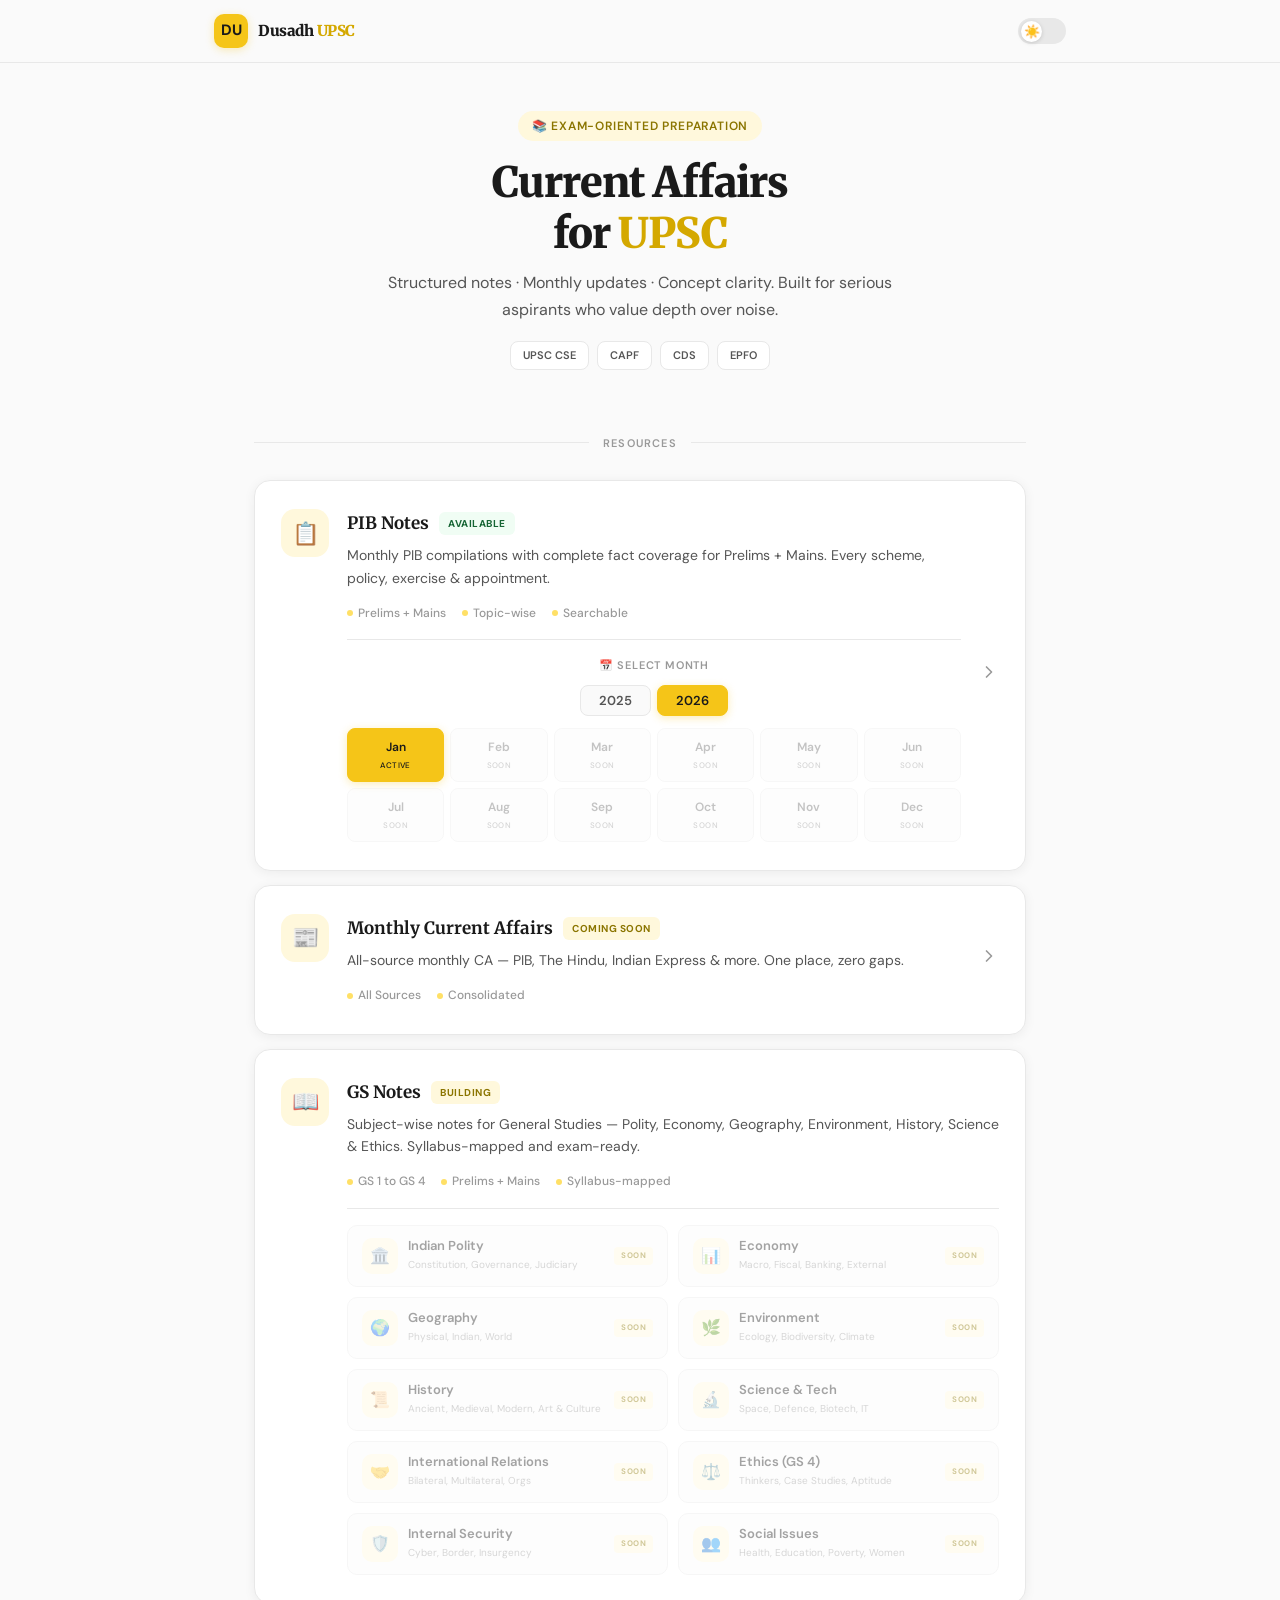
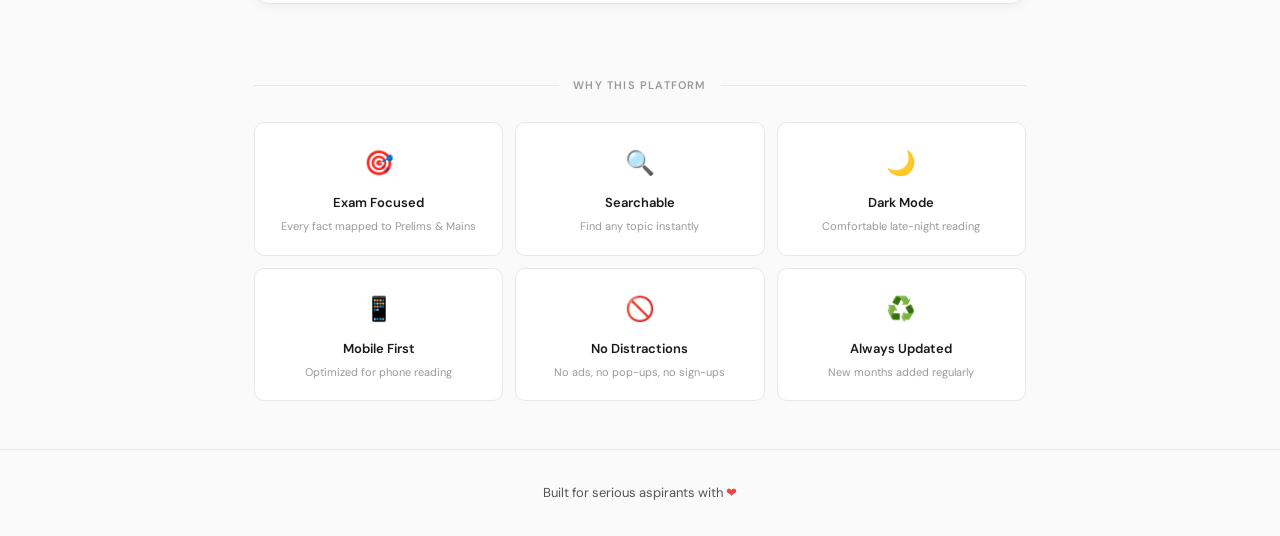
<file: index.html>
<!DOCTYPE html>
<html lang="en" data-theme="light">
<head>
    <meta charset="UTF-8">
    <meta name="viewport" content="width=device-width, initial-scale=1.0">
    <title>Current Affairs for UPSC</title>
    <link href="https://fonts.googleapis.com/css2?family=DM+Sans:ital,opsz,wght@0,9..40,300;0,9..40,400;0,9..40,500;0,9..40,600;0,9..40,700;1,9..40,400&family=Merriweather:wght@400;700;900&display=swap" rel="stylesheet">
    <link rel="stylesheet" href="style.css">
</head>
<body>

    <header class="header">
        <div class="header-inner">
            <a href="index.html" class="logo">
                <div class="logo-icon">DU</div>
                <div class="logo-text">Dusadh <span>UPSC</span></div>
            </a>
            <button class="theme-toggle" onclick="toggleTheme()" aria-label="Toggle theme"></button>
        </div>
    </header>

    <section class="hero">
        <div class="hero-badge">📚 Exam-Oriented Preparation</div>
        <h1>Current Affairs<br>for <span>UPSC</span></h1>
        <p class="hero-desc">Structured notes · Monthly updates · Concept clarity. Built for serious aspirants who value depth over noise.</p>
        <div class="hero-exams">
            <span class="exam-pill">UPSC CSE</span>
            <span class="exam-pill">CAPF</span>
            <span class="exam-pill">CDS</span>
            <span class="exam-pill">EPFO</span>
        </div>
    </section>

    <div class="divider"><div class="divider-inner"><div class="divider-line"></div><span class="divider-text">Resources</span><div class="divider-line"></div></div></div>

    <section class="cards-section">
        <div class="cards-grid">

            <!-- ==================== PIB NOTES CARD ==================== -->
            <div class="card">
                <div class="card-icon">📋</div>
                <div class="card-body">
                    <div class="card-header">
                        <div class="card-title">PIB Notes</div>
                        <span class="card-status live">Available</span>
                    </div>
                    <p class="card-desc">Monthly PIB compilations with complete fact coverage for Prelims + Mains. Every scheme, policy, exercise &amp; appointment.</p>
                    <div class="card-meta">
                        <div class="card-meta-item"><div class="card-meta-dot"></div>Prelims + Mains</div>
                        <div class="card-meta-item"><div class="card-meta-dot"></div>Topic-wise</div>
                        <div class="card-meta-item"><div class="card-meta-dot"></div>Searchable</div>
                    </div>

                    <!--
                    =============================================
                    MONTH CALENDAR
                    When adding a new month:
                    1. Change 'disabled' span → <a> tag with class 'active'
                    2. Change old 'active' → class 'done'
                    3. Update href to your file name
                    =============================================
                    -->
                    <div class="month-cal">
                        <div class="month-cal-label">📅 Select Month</div>
                        <div class="year-selector">
                            <button class="year-btn" onclick="switchYear('2025')">2025</button>
                            <button class="year-btn active" onclick="switchYear('2026')">2026</button>
                        </div>

                        <div class="year-panel" id="year-2025">
                            <span class="m-btn disabled"><span class="mn">Jan</span><span class="ms">Soon</span></span>
                            <span class="m-btn disabled"><span class="mn">Feb</span><span class="ms">Soon</span></span>
                            <span class="m-btn disabled"><span class="mn">Mar</span><span class="ms">Soon</span></span>
                            <span class="m-btn disabled"><span class="mn">Apr</span><span class="ms">Soon</span></span>
                            <span class="m-btn disabled"><span class="mn">May</span><span class="ms">Soon</span></span>
                            <span class="m-btn disabled"><span class="mn">Jun</span><span class="ms">Soon</span></span>
                            <span class="m-btn disabled"><span class="mn">Jul</span><span class="ms">Soon</span></span>
                            <span class="m-btn disabled"><span class="mn">Aug</span><span class="ms">Soon</span></span>
                            <span class="m-btn disabled"><span class="mn">Sep</span><span class="ms">Soon</span></span>
                            <span class="m-btn disabled"><span class="mn">Oct</span><span class="ms">Soon</span></span>
                            <span class="m-btn disabled"><span class="mn">Nov</span><span class="ms">Soon</span></span>
                            <a href="december.html" class="m-btn active"><span class="mn">Dec</span><span class="ms">Active</span></a>
                            </div>

                        <div class="year-panel visible" id="year-2026">
                            <a href="january.html" class="m-btn active"><span class="mn">Jan</span><span class="ms">Active</span></a>
                            <span class="m-btn disabled"><span class="mn">Feb</span><span class="ms">Soon</span></span>
                            <span class="m-btn disabled"><span class="mn">Mar</span><span class="ms">Soon</span></span>
                            <span class="m-btn disabled"><span class="mn">Apr</span><span class="ms">Soon</span></span>
                            <span class="m-btn disabled"><span class="mn">May</span><span class="ms">Soon</span></span>
                            <span class="m-btn disabled"><span class="mn">Jun</span><span class="ms">Soon</span></span>
                            <span class="m-btn disabled"><span class="mn">Jul</span><span class="ms">Soon</span></span>
                            <span class="m-btn disabled"><span class="mn">Aug</span><span class="ms">Soon</span></span>
                            <span class="m-btn disabled"><span class="mn">Sep</span><span class="ms">Soon</span></span>
                            <span class="m-btn disabled"><span class="mn">Oct</span><span class="ms">Soon</span></span>
                            <span class="m-btn disabled"><span class="mn">Nov</span><span class="ms">Soon</span></span>
                            <span class="m-btn disabled"><span class="mn">Dec</span><span class="ms">Soon</span></span>
                        </div>
                    </div>
                </div>
                <div class="card-arrow"><svg width="20" height="20" viewBox="0 0 24 24" fill="none" stroke="currentColor" stroke-width="2" stroke-linecap="round" stroke-linejoin="round"><polyline points="9 18 15 12 9 6"/></svg></div>
            </div>

            <!-- ==================== MONTHLY CA CARD ==================== -->
            <div class="card disabled">
                <div class="card-icon">📰</div>
                <div class="card-body">
                    <div class="card-header">
                        <div class="card-title">Monthly Current Affairs</div>
                        <span class="card-status soon">Coming Soon</span>
                    </div>
                    <p class="card-desc">All-source monthly CA — PIB, The Hindu, Indian Express &amp; more. One place, zero gaps.</p>
                    <div class="card-meta">
                        <div class="card-meta-item"><div class="card-meta-dot"></div>All Sources</div>
                        <div class="card-meta-item"><div class="card-meta-dot"></div>Consolidated</div>
                    </div>
                </div>
                <div class="card-arrow"><svg width="20" height="20" viewBox="0 0 24 24" fill="none" stroke="currentColor" stroke-width="2" stroke-linecap="round" stroke-linejoin="round"><polyline points="9 18 15 12 9 6"/></svg></div>
            </div>

                        <!-- ==================== GS NOTES CARD ==================== -->
                <div class="card" style="cursor:default">
                <div class="card-icon">📖</div>
                <div class="card-body">
                    <div class="card-header">
                        <div class="card-title">GS Notes</div>
                        <span class="card-status soon">Building</span>
                    </div>
                    <p class="card-desc">Subject-wise notes for General Studies — Polity, Economy, Geography, Environment, History, Science &amp; Ethics. Syllabus-mapped and exam-ready.</p>
                    <div class="card-meta">
                        <div class="card-meta-item"><div class="card-meta-dot"></div>GS 1 to GS 4</div>
                        <div class="card-meta-item"><div class="card-meta-dot"></div>Prelims + Mains</div>
                        <div class="card-meta-item"><div class="card-meta-dot"></div>Syllabus-mapped</div>
                    </div>

                    <!-- GS Subject Grid -->
                    <div class="gs-grid">

                        <!-- Indian Polity -->
                        <span class="gs-item disabled">
                            <div class="gs-icon">🏛️</div>
                            <div class="gs-info">
                                <div class="gs-name">Indian Polity</div>
                                <div class="gs-sub">Constitution, Governance, Judiciary</div>
                            </div>
                            <span class="gs-status soon">Soon</span>
                        </span>

                        <!-- Economy -->
                        <span class="gs-item disabled">
                            <div class="gs-icon">📊</div>
                            <div class="gs-info">
                                <div class="gs-name">Economy</div>
                                <div class="gs-sub">Macro, Fiscal, Banking, External</div>
                            </div>
                            <span class="gs-status soon">Soon</span>
                        </span>

                        <!-- Geography -->
                        <span class="gs-item disabled">
                            <div class="gs-icon">🌍</div>
                            <div class="gs-info">
                                <div class="gs-name">Geography</div>
                                <div class="gs-sub">Physical, Indian, World</div>
                            </div>
                            <span class="gs-status soon">Soon</span>
                        </span>

                        <!-- Environment -->
                        <span class="gs-item disabled">
                            <div class="gs-icon">🌿</div>
                            <div class="gs-info">
                                <div class="gs-name">Environment</div>
                                <div class="gs-sub">Ecology, Biodiversity, Climate</div>
                            </div>
                            <span class="gs-status soon">Soon</span>
                        </span>

                        <!-- History -->
                        <span class="gs-item disabled">
                            <div class="gs-icon">📜</div>
                            <div class="gs-info">
                                <div class="gs-name">History</div>
                                <div class="gs-sub">Ancient, Medieval, Modern, Art & Culture</div>
                            </div>
                            <span class="gs-status soon">Soon</span>
                        </span>

                        <!-- Science & Tech -->
                        <span class="gs-item disabled">
                            <div class="gs-icon">🔬</div>
                            <div class="gs-info">
                                <div class="gs-name">Science &amp; Tech</div>
                                <div class="gs-sub">Space, Defence, Biotech, IT</div>
                            </div>
                            <span class="gs-status soon">Soon</span>
                        </span>

                        <!-- International Relations -->
                        <span class="gs-item disabled">
                            <div class="gs-icon">🤝</div>
                            <div class="gs-info">
                                <div class="gs-name">International Relations</div>
                                <div class="gs-sub">Bilateral, Multilateral, Orgs</div>
                            </div>
                            <span class="gs-status soon">Soon</span>
                        </span>

                        <!-- Ethics -->
                        <span class="gs-item disabled">
                            <div class="gs-icon">⚖️</div>
                            <div class="gs-info">
                                <div class="gs-name">Ethics (GS 4)</div>
                                <div class="gs-sub">Thinkers, Case Studies, Aptitude</div>
                            </div>
                            <span class="gs-status soon">Soon</span>
                        </span>

                        <!-- Internal Security -->
                        <span class="gs-item disabled">
                            <div class="gs-icon">🛡️</div>
                            <div class="gs-info">
                                <div class="gs-name">Internal Security</div>
                                <div class="gs-sub">Cyber, Border, Insurgency</div>
                            </div>
                            <span class="gs-status soon">Soon</span>
                        </span>

                        <!-- Social Issues -->
                        <span class="gs-item disabled">
                            <div class="gs-icon">👥</div>
                            <div class="gs-info">
                                <div class="gs-name">Social Issues</div>
                                <div class="gs-sub">Health, Education, Poverty, Women</div>
                            </div>
                            <span class="gs-status soon">Soon</span>
                        </span>

                    </div>
                </div>
            </div>

        </div>
    </section>

    <div class="divider"><div class="divider-inner"><div class="divider-line"></div><span class="divider-text">Why This Platform</span><div class="divider-line"></div></div></div>

    <section class="features" style="padding-top: 28px;">
        <div class="features-grid">
            <div class="feat"><div class="feat-icon">🎯</div><div><div class="feat-title">Exam Focused</div><p class="feat-desc">Every fact mapped to Prelims &amp; Mains</p></div></div>
            <div class="feat"><div class="feat-icon">🔍</div><div><div class="feat-title">Searchable</div><p class="feat-desc">Find any topic instantly</p></div></div>
            <div class="feat"><div class="feat-icon">🌙</div><div><div class="feat-title">Dark Mode</div><p class="feat-desc">Comfortable late-night reading</p></div></div>
            <div class="feat"><div class="feat-icon">📱</div><div><div class="feat-title">Mobile First</div><p class="feat-desc">Optimized for phone reading</p></div></div>
            <div class="feat"><div class="feat-icon">🚫</div><div><div class="feat-title">No Distractions</div><p class="feat-desc">No ads, no pop-ups, no sign-ups</p></div></div>
            <div class="feat"><div class="feat-icon">♻️</div><div><div class="feat-title">Always Updated</div><p class="feat-desc">New months added regularly</p></div></div>
        </div>
    </section>

        <footer class="footer">
        <p>Built for serious aspirants with <span style="color:#EF4444">❤︎</span></p>
    </footer>

    <script src="script.js"></script>

</body>
</html>
</file>
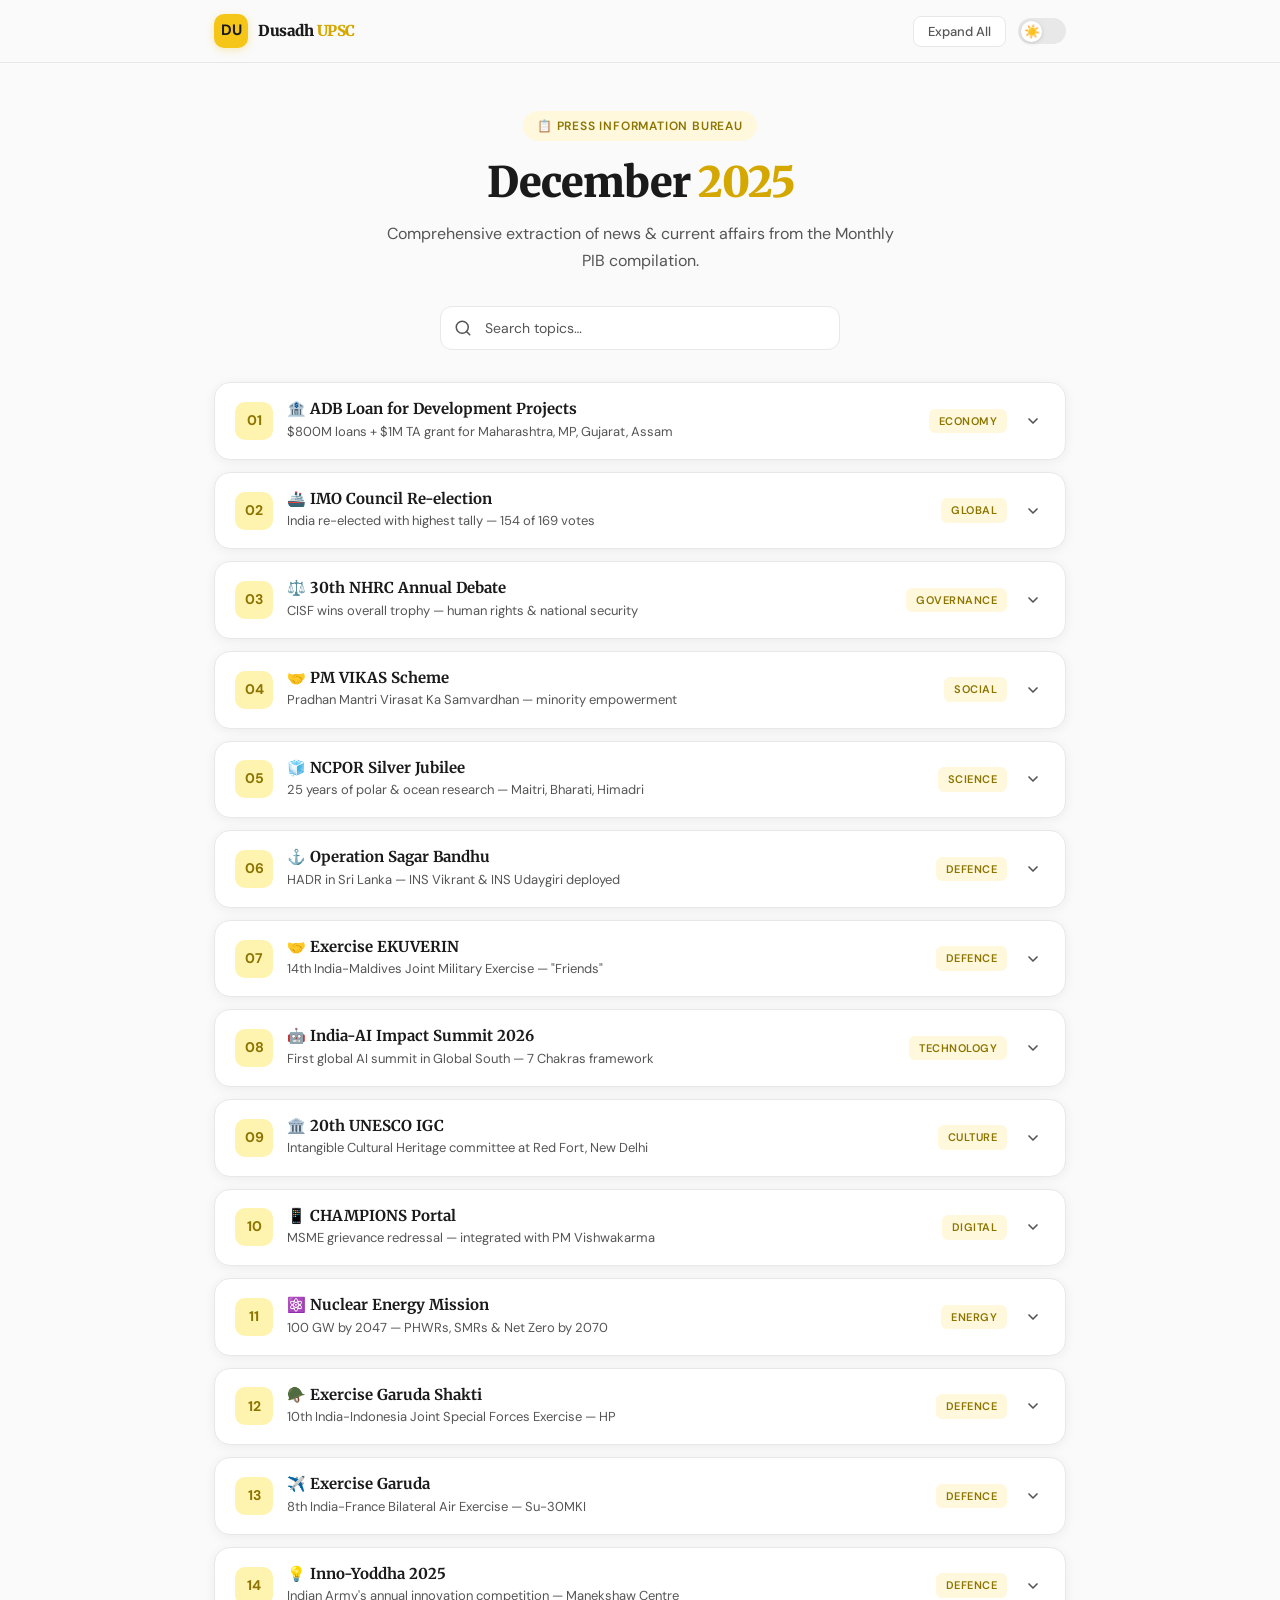
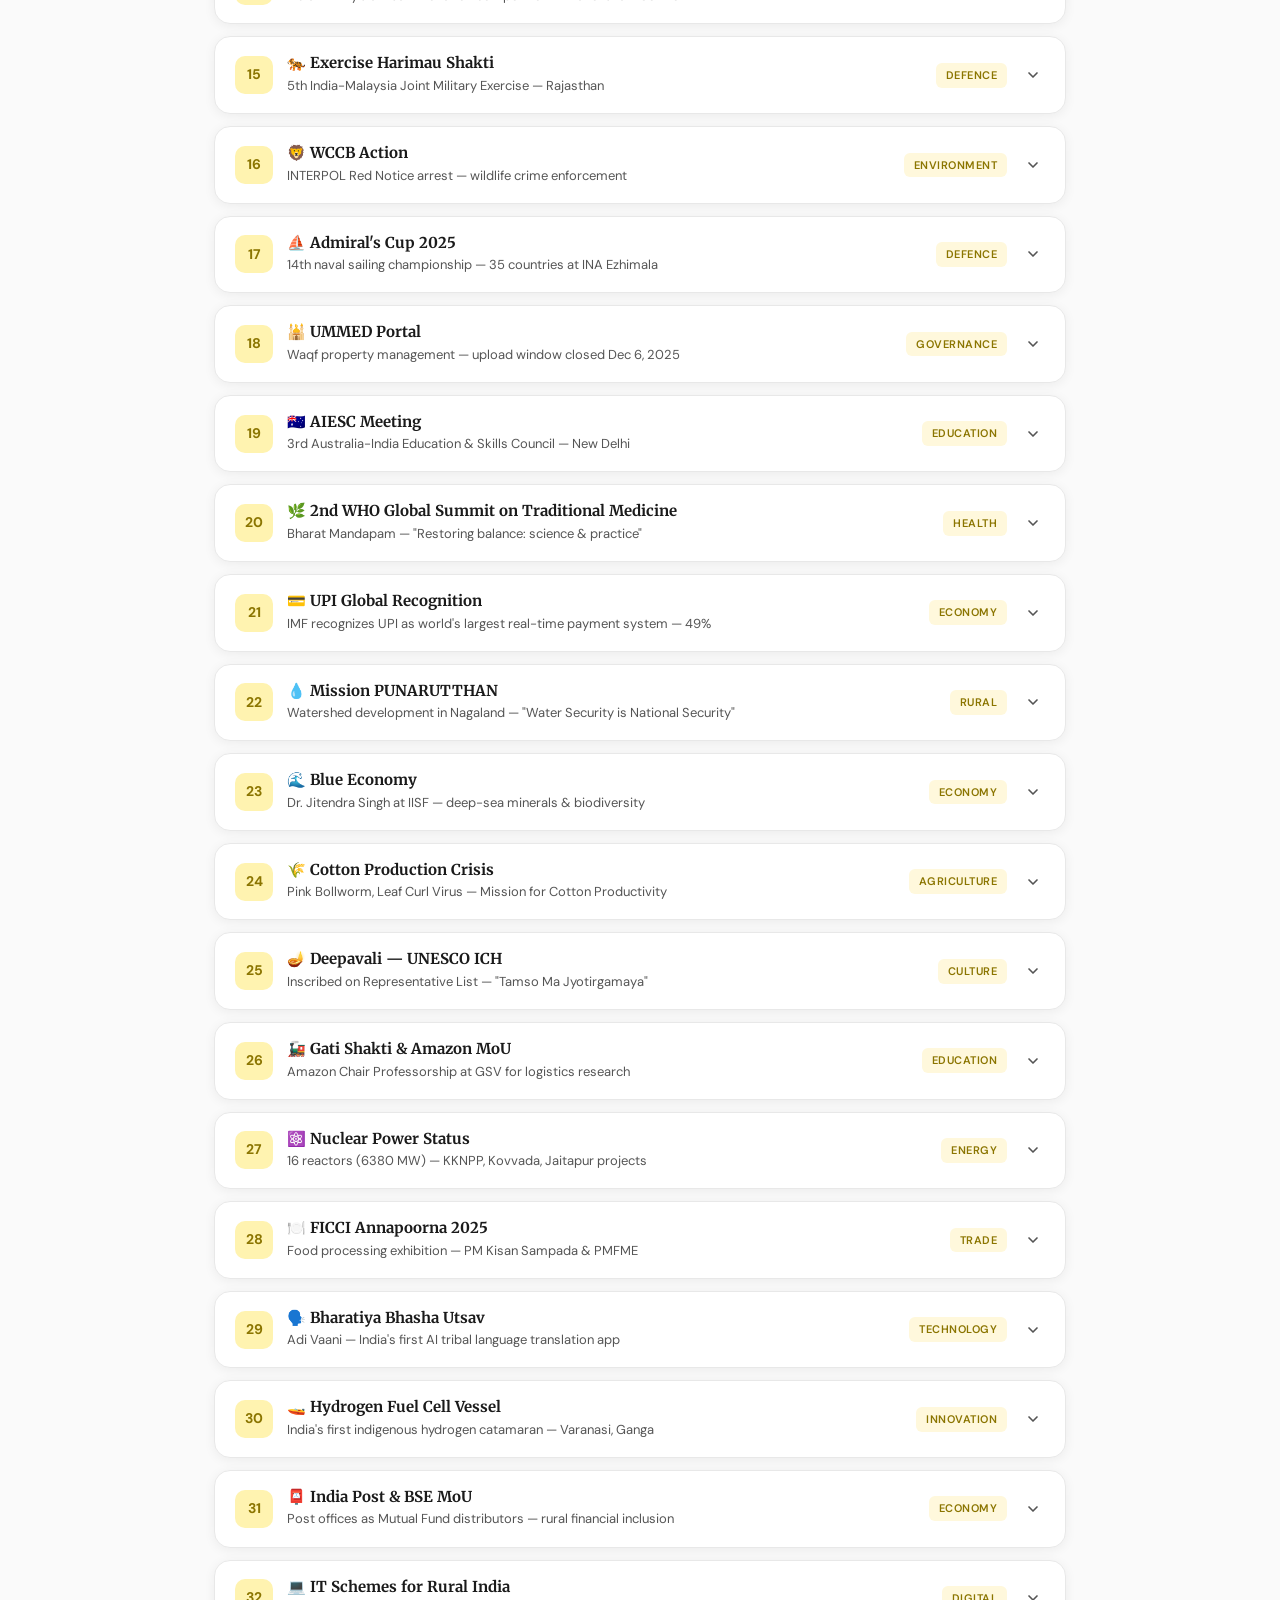
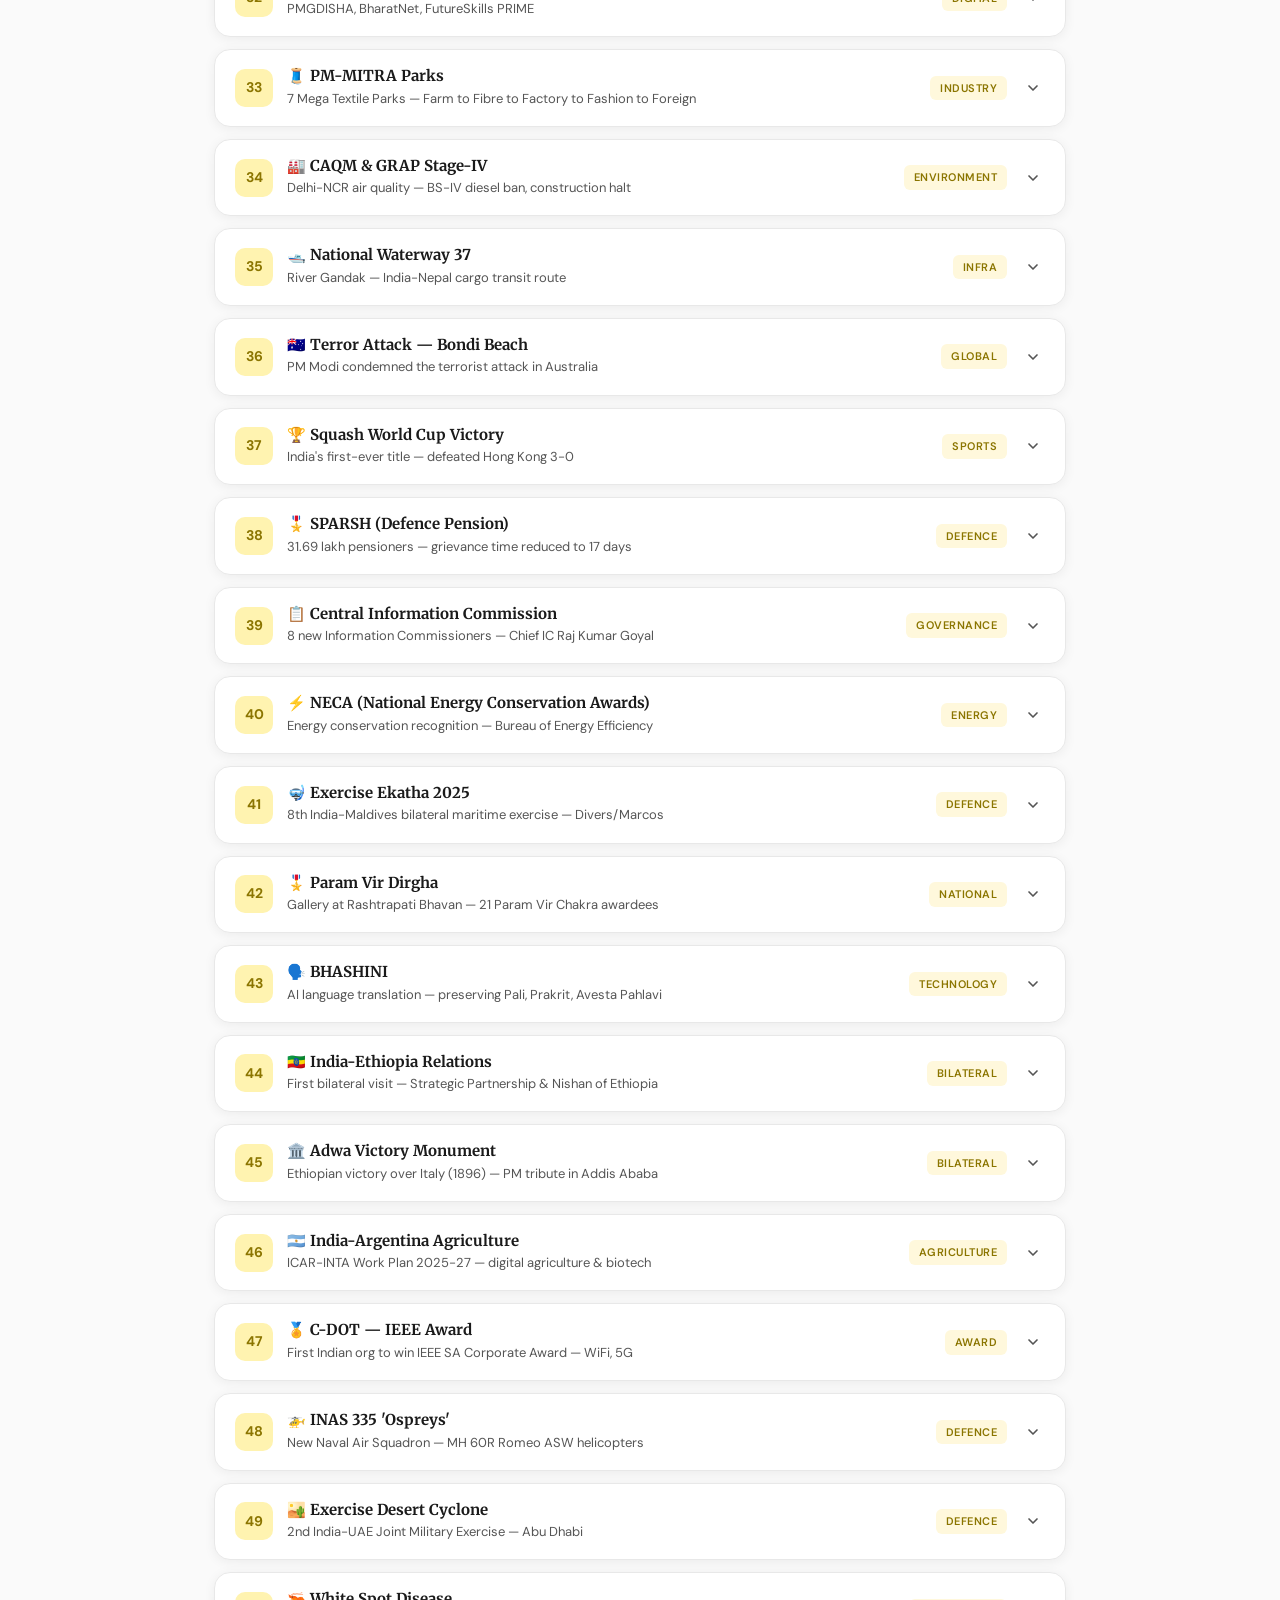
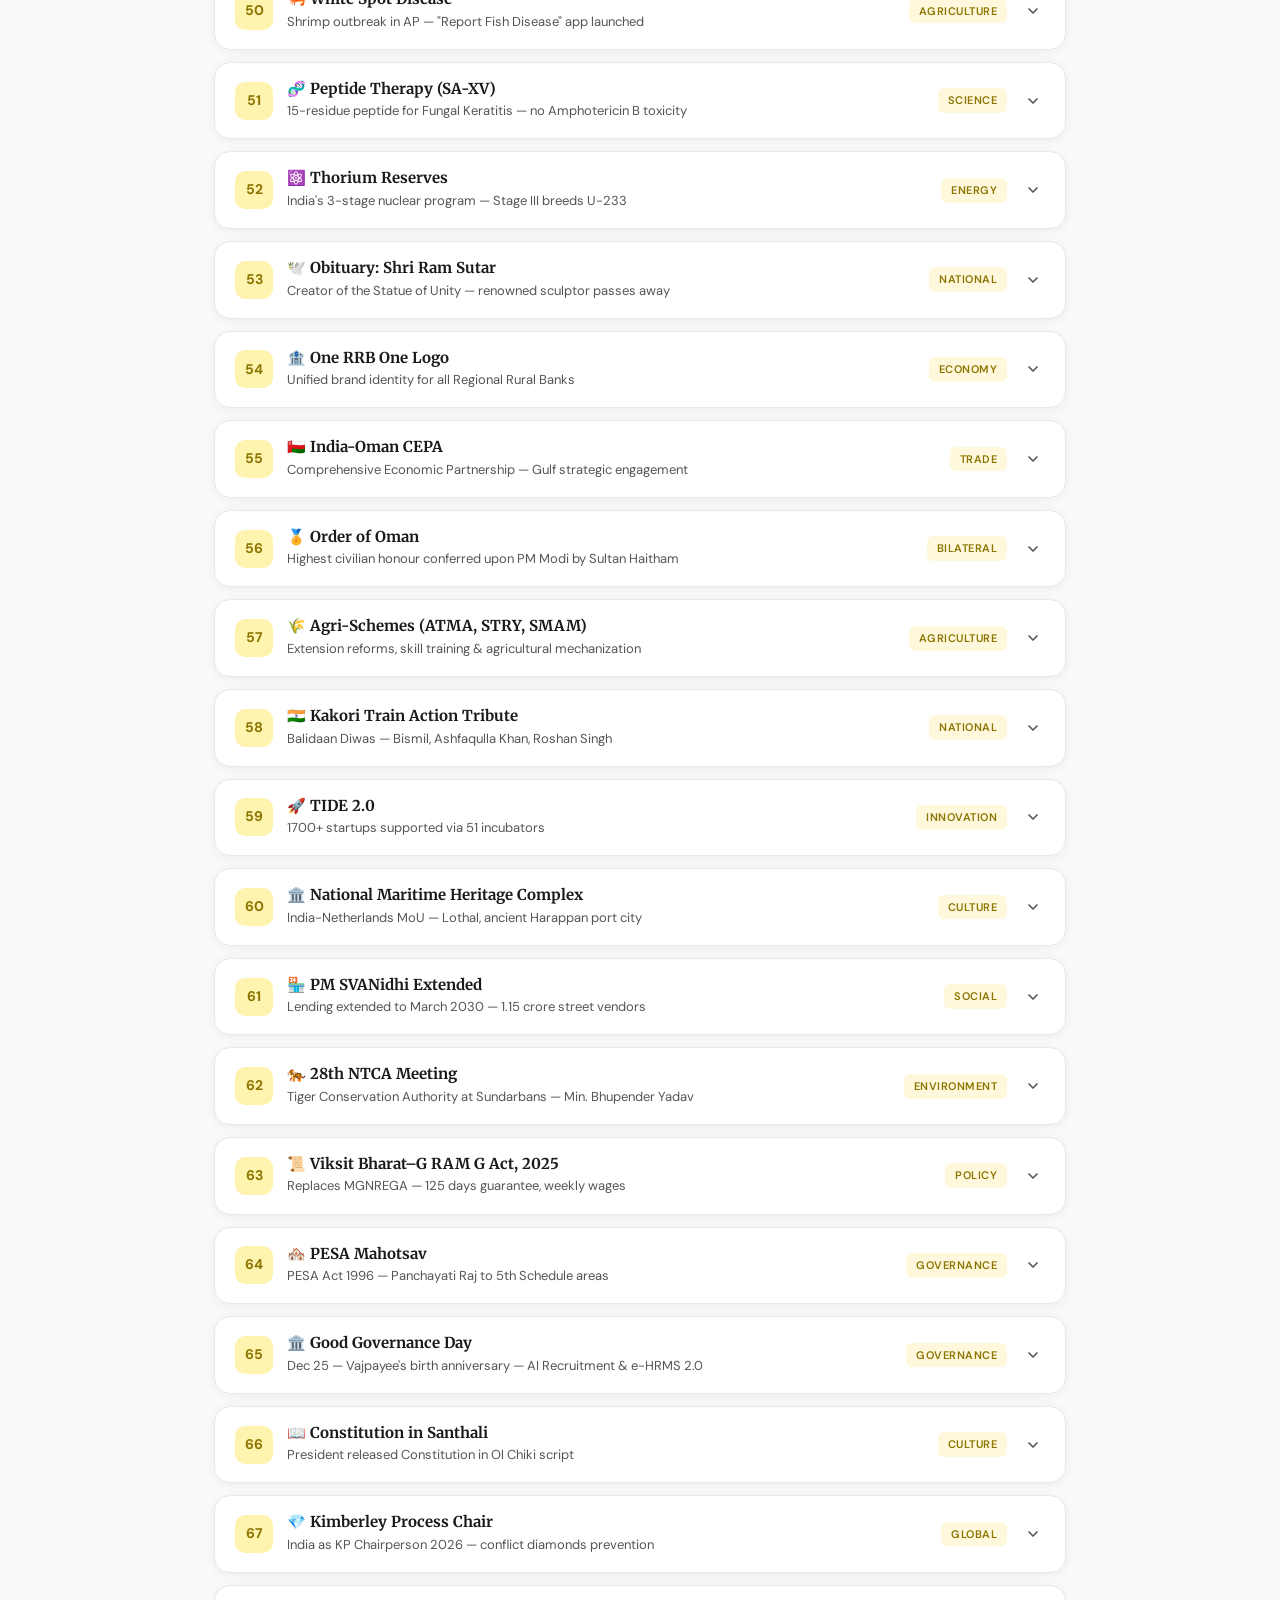
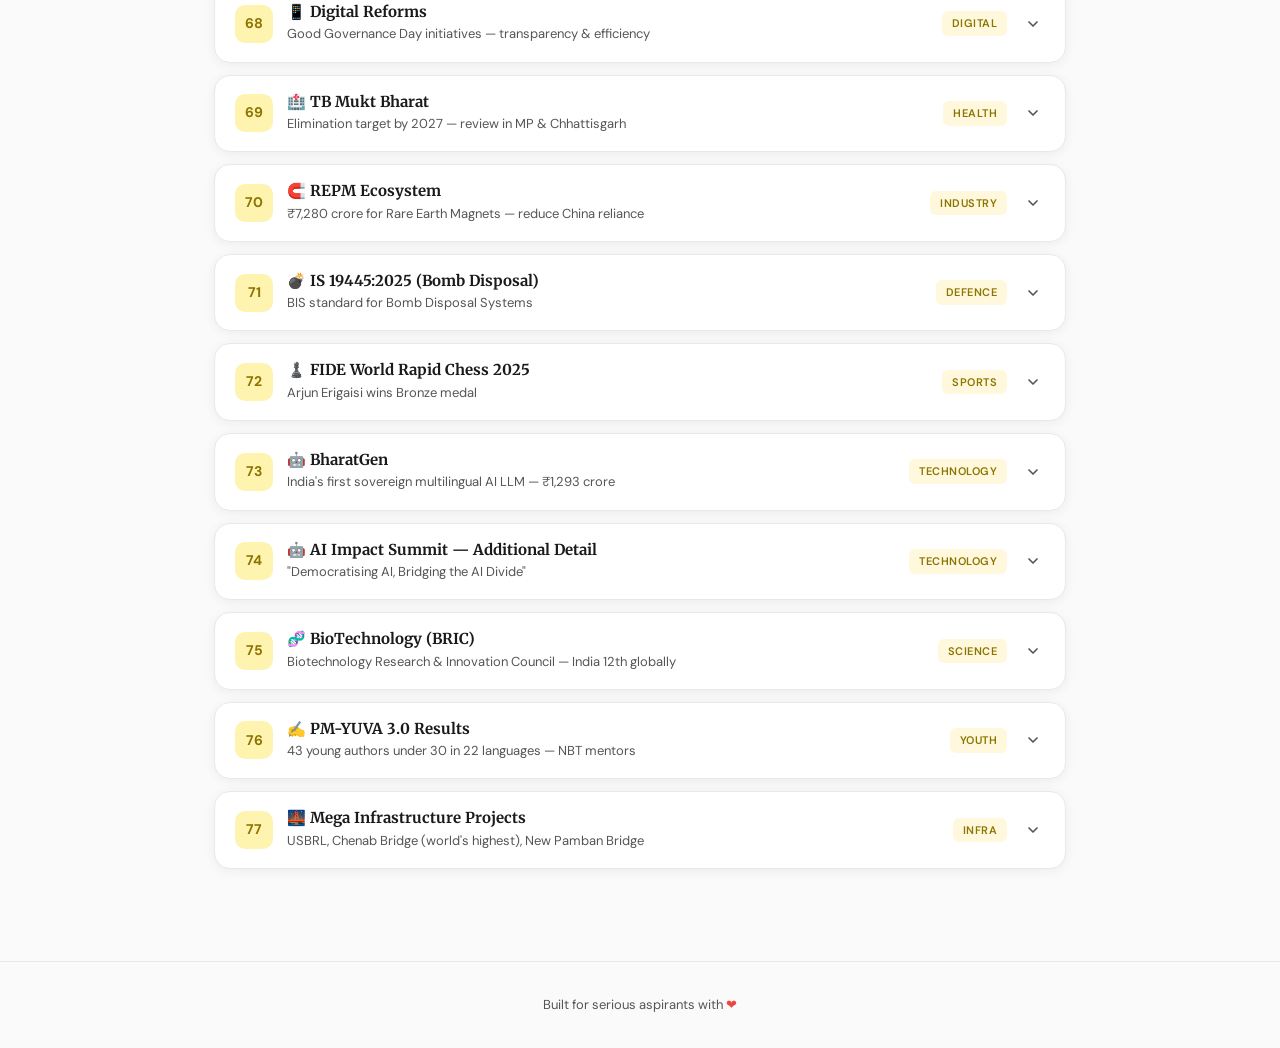
<file: december.html>
<!DOCTYPE html>
<html lang="en" data-theme="light">
<head>
    <meta charset="UTF-8">
    <meta name="viewport" content="width=device-width, initial-scale=1.0">
    <title>PIB Monthly Digest — December 2025</title>
    <link href="https://fonts.googleapis.com/css2?family=DM+Sans:ital,opsz,wght@0,9..40,300;0,9..40,400;0,9..40,500;0,9..40,600;0,9..40,700;1,9..40,400&family=Merriweather:wght@400;700;900&display=swap" rel="stylesheet">
    <link rel="stylesheet" href="style.css">
</head>
<body>

    <header class="header">
        <div class="header-inner">
            <a href="index.html" class="logo">
                <div class="logo-icon">DU</div>
                <div class="logo-text">Dusadh <span>UPSC</span></div>
            </a>
            <div class="header-controls">
                <button class="expand-all-btn" id="expandAllBtn" onclick="toggleAll()">Expand All</button>
                <button class="theme-toggle" onclick="toggleTheme()" aria-label="Toggle theme"></button>
            </div>
        </div>
    </header>

    <section class="hero">
        <div class="hero-badge">📋 Press Information Bureau</div>
        <h1>December <span>2025</span></h1>
        <p>Comprehensive extraction of news &amp; current affairs from the Monthly PIB compilation.</p>
    </section>

    <main class="main">
        <div class="search-wrap">
            <svg class="search-icon" width="18" height="18" viewBox="0 0 24 24" fill="none" stroke="currentColor" stroke-width="2" stroke-linecap="round" stroke-linejoin="round"><circle cx="11" cy="11" r="8"/><line x1="21" y1="21" x2="16.65" y2="16.65"/></svg>
            <input type="text" class="search-input" id="searchInput" placeholder="Search topics…" oninput="searchTopics()" />
        </div>

        <div id="topicList">

            <!-- 1 -->
            <div class="topic-card"><div class="topic-header" onclick="toggleCard(this)"><div class="topic-num">01</div><div class="topic-title-group"><div class="topic-title">🏦 ADB Loan for Development Projects</div><div class="topic-subtitle">$800M loans + $1M TA grant for Maharashtra, MP, Gujarat, Assam</div></div><div class="topic-tag">Economy</div><div class="topic-chevron"><svg viewBox="0 0 24 24" fill="none" stroke="currentColor" stroke-width="2.5" stroke-linecap="round" stroke-linejoin="round"><polyline points="6 9 12 15 18 9"/></svg></div></div><div class="topic-content"><div class="topic-content-inner">
                <ul>
                    <li><strong>Agreement:</strong> GoI and ADB signed loans worth $800 million and a $1 million Technical Assistance (TA) grant.</li>
                </ul>
                <div class="subtopic"><div class="subtopic-header" onclick="toggleSubtopic(this)"><div class="subtopic-dot"></div>Specific Projects<span class="subtopic-chevron">▾</span></div><div class="subtopic-content"><div class="subtopic-content-inner"><ul>
                    <li><strong>Maharashtra:</strong> Power Distribution Enhancement for Agricultural Solarization.</li>
                    <li><strong>Madhya Pradesh:</strong> Indore Metro Rail Project.</li>
                    <li><strong>Gujarat:</strong> Skills Development Programme.</li>
                    <li><strong>Assam:</strong> SWIFT Project (TA Grant).</li>
                </ul></div></div></div>
                <ul style="margin-top:12px">
                    <li><strong>About ADB:</strong> HQ in Manila, Philippines. 69 members (Israel is newest). Japan is the largest shareholder.</li>
                </ul>
            </div></div></div>

            <!-- 2 -->
            <div class="topic-card"><div class="topic-header" onclick="toggleCard(this)"><div class="topic-num">02</div><div class="topic-title-group"><div class="topic-title">🚢 IMO Council Re-election</div><div class="topic-subtitle">India re-elected with highest tally — 154 of 169 votes</div></div><div class="topic-tag">Global</div><div class="topic-chevron"><svg viewBox="0 0 24 24" fill="none" stroke="currentColor" stroke-width="2.5" stroke-linecap="round" stroke-linejoin="round"><polyline points="6 9 12 15 18 9"/></svg></div></div><div class="topic-content"><div class="topic-content-inner"><ul>
                <li><strong>Achievement:</strong> India re-elected to IMO Council in Category B with highest tally (154 of 169 votes).</li>
                <li><strong>Category B:</strong> Represents nations with largest interest in international seaborne trade.</li>
                <li><strong>IMO Facts:</strong> HQ in London. Responsible for SOLAS (Safety) and MARPOL (Pollution) conventions.</li>
            </ul></div></div></div>

            <!-- 3 -->
            <div class="topic-card"><div class="topic-header" onclick="toggleCard(this)"><div class="topic-num">03</div><div class="topic-title-group"><div class="topic-title">⚖️ 30th NHRC Annual Debate</div><div class="topic-subtitle">CISF wins overall trophy — human rights &amp; national security</div></div><div class="topic-tag">Governance</div><div class="topic-chevron"><svg viewBox="0 0 24 24" fill="none" stroke="currentColor" stroke-width="2.5" stroke-linecap="round" stroke-linejoin="round"><polyline points="6 9 12 15 18 9"/></svg></div></div><div class="topic-content"><div class="topic-content-inner"><ul>
                <li><strong>Winner:</strong> CISF won the overall trophy as Best Team.</li>
                <li><strong>Topic:</strong> "Human rights can be observed by paramilitary forces without compromising national security concerns."</li>
                <li><strong>Organizer:</strong> NHRC with SSB.</li>
            </ul></div></div></div>

            <!-- 4 -->
            <div class="topic-card"><div class="topic-header" onclick="toggleCard(this)"><div class="topic-num">04</div><div class="topic-title-group"><div class="topic-title">🤝 PM VIKAS Scheme</div><div class="topic-subtitle">Pradhan Mantri Virasat Ka Samvardhan — minority empowerment</div></div><div class="topic-tag">Social</div><div class="topic-chevron"><svg viewBox="0 0 24 24" fill="none" stroke="currentColor" stroke-width="2.5" stroke-linecap="round" stroke-linejoin="round"><polyline points="6 9 12 15 18 9"/></svg></div></div><div class="topic-content"><div class="topic-content-inner"><ul>
                <li><strong>Full Form:</strong> Pradhan Mantri Virasat Ka Samvardhan.</li>
                <li><strong>Target:</strong> Socio-economic empowerment of 6 notified minorities (Muslims, Christians, Sikhs, Buddhists, Parsis, Jains).</li>
                <li><strong>Key Mandates:</strong> 3% reservation for PwDs; 75% placement target for trainees (50% in organized sector).</li>
            </ul></div></div></div>

            <!-- 5 -->
            <div class="topic-card"><div class="topic-header" onclick="toggleCard(this)"><div class="topic-num">05</div><div class="topic-title-group"><div class="topic-title">🧊 NCPOR Silver Jubilee</div><div class="topic-subtitle">25 years of polar &amp; ocean research — Maitri, Bharati, Himadri</div></div><div class="topic-tag">Science</div><div class="topic-chevron"><svg viewBox="0 0 24 24" fill="none" stroke="currentColor" stroke-width="2.5" stroke-linecap="round" stroke-linejoin="round"><polyline points="6 9 12 15 18 9"/></svg></div></div><div class="topic-content"><div class="topic-content-inner"><ul>
                <li><strong>Event:</strong> National Centre for Polar and Ocean Research (Goa) celebrated 25th anniversary.</li>
                <li><strong>Stations:</strong> Maitri &amp; Bharati (Antarctica), Himadri (Arctic), Himansh (Himalayas).</li>
                <li><strong>Parent Body:</strong> Ministry of Earth Sciences (MoES).</li>
            </ul></div></div></div>

            <!-- 6 -->
            <div class="topic-card"><div class="topic-header" onclick="toggleCard(this)"><div class="topic-num">06</div><div class="topic-title-group"><div class="topic-title">⚓ Operation Sagar Bandhu</div><div class="topic-subtitle">HADR in Sri Lanka — INS Vikrant &amp; INS Udaygiri deployed</div></div><div class="topic-tag">Defence</div><div class="topic-chevron"><svg viewBox="0 0 24 24" fill="none" stroke="currentColor" stroke-width="2.5" stroke-linecap="round" stroke-linejoin="round"><polyline points="6 9 12 15 18 9"/></svg></div></div><div class="topic-content"><div class="topic-content-inner"><ul>
                <li><strong>Action:</strong> Indian Navy conducted HADR in Sri Lanka following Cyclone Ditwah.</li>
                <li><strong>Assets Deployed:</strong> INS Vikrant and INS Udaygiri.</li>
            </ul></div></div></div>

            <!-- 7 -->
            <div class="topic-card"><div class="topic-header" onclick="toggleCard(this)"><div class="topic-num">07</div><div class="topic-title-group"><div class="topic-title">🤝 Exercise EKUVERIN</div><div class="topic-subtitle">14th India-Maldives Joint Military Exercise — "Friends"</div></div><div class="topic-tag">Defence</div><div class="topic-chevron"><svg viewBox="0 0 24 24" fill="none" stroke="currentColor" stroke-width="2.5" stroke-linecap="round" stroke-linejoin="round"><polyline points="6 9 12 15 18 9"/></svg></div></div><div class="topic-content"><div class="topic-content-inner"><ul>
                <li><strong>Type:</strong> 14th Joint Military Exercise between India and Maldives.</li>
                <li><strong>Location:</strong> Thiruvananthapuram, Kerala.</li>
                <li><strong>Meaning:</strong> "Ekuverin" means "Friends" in Dhivehi.</li>
            </ul></div></div></div>

            <!-- 8 -->
            <div class="topic-card"><div class="topic-header" onclick="toggleCard(this)"><div class="topic-num">08</div><div class="topic-title-group"><div class="topic-title">🤖 India-AI Impact Summit 2026</div><div class="topic-subtitle">First global AI summit in Global South — 7 Chakras framework</div></div><div class="topic-tag">Technology</div><div class="topic-chevron"><svg viewBox="0 0 24 24" fill="none" stroke="currentColor" stroke-width="2.5" stroke-linecap="round" stroke-linejoin="round"><polyline points="6 9 12 15 18 9"/></svg></div></div><div class="topic-content"><div class="topic-content-inner"><ul>
                <li><strong>Schedule:</strong> Feb 16–20, 2026, New Delhi.</li>
                <li><strong>Significance:</strong> First time hosted in the Global South.</li>
                <li><strong>Theme:</strong> Focused on 7 'Chakras' including Human Capital, Safety, and Democratizing AI Resources.</li>
            </ul></div></div></div>

            <!-- 9 -->
            <div class="topic-card"><div class="topic-header" onclick="toggleCard(this)"><div class="topic-num">09</div><div class="topic-title-group"><div class="topic-title">🏛️ 20th UNESCO IGC</div><div class="topic-subtitle">Intangible Cultural Heritage committee at Red Fort, New Delhi</div></div><div class="topic-tag">Culture</div><div class="topic-chevron"><svg viewBox="0 0 24 24" fill="none" stroke="currentColor" stroke-width="2.5" stroke-linecap="round" stroke-linejoin="round"><polyline points="6 9 12 15 18 9"/></svg></div></div><div class="topic-content"><div class="topic-content-inner"><ul>
                <li><strong>Event:</strong> 20th Session of UNESCO Intergovernmental Committee for Safeguarding Intangible Cultural Heritage.</li>
                <li><strong>Venue:</strong> Red Fort, New Delhi.</li>
                <li><strong>Goal:</strong> Examining nominations for the UNESCO ICH Lists.</li>
            </ul></div></div></div>

            <!-- 10 -->
            <div class="topic-card"><div class="topic-header" onclick="toggleCard(this)"><div class="topic-num">10</div><div class="topic-title-group"><div class="topic-title">📱 CHAMPIONS Portal</div><div class="topic-subtitle">MSME grievance redressal — integrated with PM Vishwakarma</div></div><div class="topic-tag">Digital</div><div class="topic-chevron"><svg viewBox="0 0 24 24" fill="none" stroke="currentColor" stroke-width="2.5" stroke-linecap="round" stroke-linejoin="round"><polyline points="6 9 12 15 18 9"/></svg></div></div><div class="topic-content"><div class="topic-content-inner"><ul>
                <li><strong>Ministry:</strong> MSME.</li>
                <li><strong>Purpose:</strong> Digital platform for speedy redressal of MSME grievances.</li>
                <li><strong>Context:</strong> Integrated with PM Vishwakarma scheme support.</li>
            </ul></div></div></div>

            <!-- 11 -->
            <div class="topic-card"><div class="topic-header" onclick="toggleCard(this)"><div class="topic-num">11</div><div class="topic-title-group"><div class="topic-title">⚛️ Nuclear Energy Mission</div><div class="topic-subtitle">100 GW by 2047 — PHWRs, SMRs &amp; Net Zero by 2070</div></div><div class="topic-tag">Energy</div><div class="topic-chevron"><svg viewBox="0 0 24 24" fill="none" stroke="currentColor" stroke-width="2.5" stroke-linecap="round" stroke-linejoin="round"><polyline points="6 9 12 15 18 9"/></svg></div></div><div class="topic-content"><div class="topic-content-inner"><ul>
                <li><strong>Target:</strong> 100 GW nuclear capacity by 2047.</li>
                <li><strong>Strategy:</strong> Use of 700 MWe indigenous PHWRs and Small Modular Reactors (SMRs) to replace fossil fuel plants.</li>
                <li><strong>Net Zero:</strong> Contributes to the 2070 Net Zero target.</li>
            </ul></div></div></div>

            <!-- 12 -->
            <div class="topic-card"><div class="topic-header" onclick="toggleCard(this)"><div class="topic-num">12</div><div class="topic-title-group"><div class="topic-title">🪖 Exercise Garuda Shakti</div><div class="topic-subtitle">10th India-Indonesia Joint Special Forces Exercise — HP</div></div><div class="topic-tag">Defence</div><div class="topic-chevron"><svg viewBox="0 0 24 24" fill="none" stroke="currentColor" stroke-width="2.5" stroke-linecap="round" stroke-linejoin="round"><polyline points="6 9 12 15 18 9"/></svg></div></div><div class="topic-content"><div class="topic-content-inner"><ul>
                <li><strong>Type:</strong> 10th Joint Special Forces Exercise between India and Indonesia.</li>
                <li><strong>Location:</strong> Himachal Pradesh.</li>
            </ul></div></div></div>

            <!-- 13 -->
            <div class="topic-card"><div class="topic-header" onclick="toggleCard(this)"><div class="topic-num">13</div><div class="topic-title-group"><div class="topic-title">✈️ Exercise Garuda</div><div class="topic-subtitle">8th India-France Bilateral Air Exercise — Su-30MKI</div></div><div class="topic-tag">Defence</div><div class="topic-chevron"><svg viewBox="0 0 24 24" fill="none" stroke="currentColor" stroke-width="2.5" stroke-linecap="round" stroke-linejoin="round"><polyline points="6 9 12 15 18 9"/></svg></div></div><div class="topic-content"><div class="topic-content-inner"><ul>
                <li><strong>Type:</strong> 8th Bilateral Air Exercise between India and France.</li>
                <li><strong>Conclusion:</strong> Concluded in France; IAF participated with Su-30MKI.</li>
            </ul></div></div></div>

            <!-- 14 -->
            <div class="topic-card"><div class="topic-header" onclick="toggleCard(this)"><div class="topic-num">14</div><div class="topic-title-group"><div class="topic-title">💡 Inno-Yoddha 2025</div><div class="topic-subtitle">Indian Army's annual innovation competition — Manekshaw Centre</div></div><div class="topic-tag">Defence</div><div class="topic-chevron"><svg viewBox="0 0 24 24" fill="none" stroke="currentColor" stroke-width="2.5" stroke-linecap="round" stroke-linejoin="round"><polyline points="6 9 12 15 18 9"/></svg></div></div><div class="topic-content"><div class="topic-content-inner"><ul>
                <li><strong>Event:</strong> Indian Army's annual Idea &amp; Innovation Competition.</li>
                <li><strong>Venue:</strong> Manekshaw Centre, New Delhi.</li>
                <li><strong>Aim:</strong> Promoting indigenous innovation within the force.</li>
            </ul></div></div></div>

            <!-- 15 -->
            <div class="topic-card"><div class="topic-header" onclick="toggleCard(this)"><div class="topic-num">15</div><div class="topic-title-group"><div class="topic-title">🐅 Exercise Harimau Shakti</div><div class="topic-subtitle">5th India-Malaysia Joint Military Exercise — Rajasthan</div></div><div class="topic-tag">Defence</div><div class="topic-chevron"><svg viewBox="0 0 24 24" fill="none" stroke="currentColor" stroke-width="2.5" stroke-linecap="round" stroke-linejoin="round"><polyline points="6 9 12 15 18 9"/></svg></div></div><div class="topic-content"><div class="topic-content-inner"><ul>
                <li><strong>Type:</strong> 5th Joint Military Exercise between India and Malaysia.</li>
                <li><strong>Location:</strong> Rajasthan.</li>
            </ul></div></div></div>

            <!-- 16 -->
            <div class="topic-card"><div class="topic-header" onclick="toggleCard(this)"><div class="topic-num">16</div><div class="topic-title-group"><div class="topic-title">🦁 WCCB Action</div><div class="topic-subtitle">INTERPOL Red Notice arrest — wildlife crime enforcement</div></div><div class="topic-tag">Environment</div><div class="topic-chevron"><svg viewBox="0 0 24 24" fill="none" stroke="currentColor" stroke-width="2.5" stroke-linecap="round" stroke-linejoin="round"><polyline points="6 9 12 15 18 9"/></svg></div></div><div class="topic-content"><div class="topic-content-inner"><ul>
                <li><strong>Incident:</strong> WCCB and MP Tiger Strike Force arrested Yangchen Lachungpa, wanted under INTERPOL Red Notice.</li>
                <li><strong>WCCB:</strong> Statutory body under MoEFCC to combat organized wildlife crime.</li>
            </ul></div></div></div>

            <!-- 17 -->
            <div class="topic-card"><div class="topic-header" onclick="toggleCard(this)"><div class="topic-num">17</div><div class="topic-title-group"><div class="topic-title">⛵ Admiral's Cup 2025</div><div class="topic-subtitle">14th naval sailing championship — 35 countries at INA Ezhimala</div></div><div class="topic-tag">Defence</div><div class="topic-chevron"><svg viewBox="0 0 24 24" fill="none" stroke="currentColor" stroke-width="2.5" stroke-linecap="round" stroke-linejoin="round"><polyline points="6 9 12 15 18 9"/></svg></div></div><div class="topic-content"><div class="topic-content-inner"><ul>
                <li><strong>Event:</strong> 14th edition of the prestigious naval sailing championship.</li>
                <li><strong>Host:</strong> Indian Naval Academy (INA), Ezhimala.</li>
                <li><strong>Participants:</strong> 35 countries.</li>
            </ul></div></div></div>

            <!-- 18 -->
            <div class="topic-card"><div class="topic-header" onclick="toggleCard(this)"><div class="topic-num">18</div><div class="topic-title-group"><div class="topic-title">🕌 UMMED Portal</div><div class="topic-subtitle">Waqf property management — upload window closed Dec 6, 2025</div></div><div class="topic-tag">Governance</div><div class="topic-chevron"><svg viewBox="0 0 24 24" fill="none" stroke="currentColor" stroke-width="2.5" stroke-linecap="round" stroke-linejoin="round"><polyline points="6 9 12 15 18 9"/></svg></div></div><div class="topic-content"><div class="topic-content-inner"><ul>
                <li><strong>Objective:</strong> Management of Waqf Properties in India.</li>
                <li><strong>Status:</strong> Portal officially closed for uploads on Dec 6, 2025, completing the 6-month window.</li>
            </ul></div></div></div>

            <!-- 19 -->
            <div class="topic-card"><div class="topic-header" onclick="toggleCard(this)"><div class="topic-num">19</div><div class="topic-title-group"><div class="topic-title">🇦🇺 AIESC Meeting</div><div class="topic-subtitle">3rd Australia-India Education &amp; Skills Council — New Delhi</div></div><div class="topic-tag">Education</div><div class="topic-chevron"><svg viewBox="0 0 24 24" fill="none" stroke="currentColor" stroke-width="2.5" stroke-linecap="round" stroke-linejoin="round"><polyline points="6 9 12 15 18 9"/></svg></div></div><div class="topic-content"><div class="topic-content-inner"><ul>
                <li><strong>Event:</strong> 3rd Australia-India Education and Skills Council meeting.</li>
                <li><strong>Venue:</strong> New Delhi.</li>
                <li><strong>Focus:</strong> Mutual recognition of qualifications and research cooperation.</li>
            </ul></div></div></div>

            <!-- 20 -->
            <div class="topic-card"><div class="topic-header" onclick="toggleCard(this)"><div class="topic-num">20</div><div class="topic-title-group"><div class="topic-title">🌿 2nd WHO Global Summit on Traditional Medicine</div><div class="topic-subtitle">Bharat Mandapam — "Restoring balance: science &amp; practice"</div></div><div class="topic-tag">Health</div><div class="topic-chevron"><svg viewBox="0 0 24 24" fill="none" stroke="currentColor" stroke-width="2.5" stroke-linecap="round" stroke-linejoin="round"><polyline points="6 9 12 15 18 9"/></svg></div></div><div class="topic-content"><div class="topic-content-inner"><ul>
                <li><strong>Venue:</strong> Bharat Mandapam, New Delhi (Dec 2025).</li>
                <li><strong>Theme:</strong> "Restoring balance: The science and practice of health and well-being".</li>
            </ul></div></div></div>

            <!-- 21 -->
            <div class="topic-card"><div class="topic-header" onclick="toggleCard(this)"><div class="topic-num">21</div><div class="topic-title-group"><div class="topic-title">💳 UPI Global Recognition</div><div class="topic-subtitle">IMF recognizes UPI as world's largest real-time payment system — 49%</div></div><div class="topic-tag">Economy</div><div class="topic-chevron"><svg viewBox="0 0 24 24" fill="none" stroke="currentColor" stroke-width="2.5" stroke-linecap="round" stroke-linejoin="round"><polyline points="6 9 12 15 18 9"/></svg></div></div><div class="topic-content"><div class="topic-content-inner"><ul>
                <li><strong>Report:</strong> IMF recognized UPI as the world's largest real-time retail payment system.</li>
                <li><strong>Market Share:</strong> Accounts for 49% of global real-time transactions.</li>
            </ul></div></div></div>

            <!-- 22 -->
            <div class="topic-card"><div class="topic-header" onclick="toggleCard(this)"><div class="topic-num">22</div><div class="topic-title-group"><div class="topic-title">💧 Mission PUNARUTTHAN</div><div class="topic-subtitle">Watershed development in Nagaland — "Water Security is National Security"</div></div><div class="topic-tag">Rural</div><div class="topic-chevron"><svg viewBox="0 0 24 24" fill="none" stroke="currentColor" stroke-width="2.5" stroke-linecap="round" stroke-linejoin="round"><polyline points="6 9 12 15 18 9"/></svg></div></div><div class="topic-content"><div class="topic-content-inner"><ul>
                <li><strong>Launch:</strong> Launched in Nagaland (Kohima).</li>
                <li><strong>Focus:</strong> Watershed development to revive springs and restore degraded lands.</li>
                <li><strong>Slogan:</strong> "Water Security is National Security".</li>
            </ul></div></div></div>

            <!-- 23 -->
            <div class="topic-card"><div class="topic-header" onclick="toggleCard(this)"><div class="topic-num">23</div><div class="topic-title-group"><div class="topic-title">🌊 Blue Economy</div><div class="topic-subtitle">Dr. Jitendra Singh at IISF — deep-sea minerals &amp; biodiversity</div></div><div class="topic-tag">Economy</div><div class="topic-chevron"><svg viewBox="0 0 24 24" fill="none" stroke="currentColor" stroke-width="2.5" stroke-linecap="round" stroke-linejoin="round"><polyline points="6 9 12 15 18 9"/></svg></div></div><div class="topic-content"><div class="topic-content-inner"><ul>
                <li><strong>Statement:</strong> Dr. Jitendra Singh at IISF termed Blue Economy as the "new engine of India's growth."</li>
                <li><strong>Focus:</strong> Deep-sea minerals and biodiversity.</li>
            </ul></div></div></div>

            <!-- 24 -->
            <div class="topic-card"><div class="topic-header" onclick="toggleCard(this)"><div class="topic-num">24</div><div class="topic-title-group"><div class="topic-title">🌾 Cotton Production Crisis</div><div class="topic-subtitle">Pink Bollworm, Leaf Curl Virus — Mission for Cotton Productivity</div></div><div class="topic-tag">Agriculture</div><div class="topic-chevron"><svg viewBox="0 0 24 24" fill="none" stroke="currentColor" stroke-width="2.5" stroke-linecap="round" stroke-linejoin="round"><polyline points="6 9 12 15 18 9"/></svg></div></div><div class="topic-content"><div class="topic-content-inner"><ul>
                <li><strong>Issue:</strong> Decline in cotton production/yield.</li>
                <li><strong>Causes:</strong> Pink Bollworm infestation, Cotton Leaf Curl Virus, and climate change.</li>
                <li><strong>Response:</strong> "Mission for Cotton Productivity" announced.</li>
            </ul></div></div></div>

            <!-- 25 -->
            <div class="topic-card"><div class="topic-header" onclick="toggleCard(this)"><div class="topic-num">25</div><div class="topic-title-group"><div class="topic-title">🪔 Deepavali — UNESCO ICH</div><div class="topic-subtitle">Inscribed on Representative List — "Tamso Ma Jyotirgamaya"</div></div><div class="topic-tag">Culture</div><div class="topic-chevron"><svg viewBox="0 0 24 24" fill="none" stroke="currentColor" stroke-width="2.5" stroke-linecap="round" stroke-linejoin="round"><polyline points="6 9 12 15 18 9"/></svg></div></div><div class="topic-content"><div class="topic-content-inner"><ul>
                <li><strong>Achievement:</strong> Deepavali inscribed on UNESCO's Representative List of Intangible Cultural Heritage.</li>
                <li><strong>Symbolism:</strong> "Tamso Ma Jyotirgamaya" (Darkness to Light).</li>
            </ul></div></div></div>

            <!-- 26 -->
            <div class="topic-card"><div class="topic-header" onclick="toggleCard(this)"><div class="topic-num">26</div><div class="topic-title-group"><div class="topic-title">🚂 Gati Shakti &amp; Amazon MoU</div><div class="topic-subtitle">Amazon Chair Professorship at GSV for logistics research</div></div><div class="topic-tag">Education</div><div class="topic-chevron"><svg viewBox="0 0 24 24" fill="none" stroke="currentColor" stroke-width="2.5" stroke-linecap="round" stroke-linejoin="round"><polyline points="6 9 12 15 18 9"/></svg></div></div><div class="topic-content"><div class="topic-content-inner"><ul>
                <li><strong>Partnership:</strong> Gati Shakti Vishwavidyalaya (GSV) signed MoU with Amazon.</li>
                <li><strong>Key Feature:</strong> Amazon Chair Professorship at GSV for warehousing/logistics research.</li>
            </ul></div></div></div>

            <!-- 27 -->
            <div class="topic-card"><div class="topic-header" onclick="toggleCard(this)"><div class="topic-num">27</div><div class="topic-title-group"><div class="topic-title">⚛️ Nuclear Power Status</div><div class="topic-subtitle">16 reactors (6380 MW) — KKNPP, Kovvada, Jaitapur projects</div></div><div class="topic-tag">Energy</div><div class="topic-chevron"><svg viewBox="0 0 24 24" fill="none" stroke="currentColor" stroke-width="2.5" stroke-linecap="round" stroke-linejoin="round"><polyline points="6 9 12 15 18 9"/></svg></div></div><div class="topic-content"><div class="topic-content-inner">
                <ul>
                    <li><strong>Current:</strong> 16 reactors (6380 MW) under IAEA safeguards.</li>
                </ul>
                <div class="subtopic"><div class="subtopic-header" onclick="toggleSubtopic(this)"><div class="subtopic-dot"></div>Foreign Projects<span class="subtopic-chevron">▾</span></div><div class="subtopic-content"><div class="subtopic-content-inner"><ul>
                    <li><strong>Russia:</strong> KKNPP Units 3-6 (Tamil Nadu).</li>
                    <li><strong>USA:</strong> Kovvada (Andhra Pradesh) — discussions.</li>
                    <li><strong>France:</strong> Jaitapur (Maharashtra) — discussions.</li>
                </ul></div></div></div>
            </div></div></div>

            <!-- 28 -->
            <div class="topic-card"><div class="topic-header" onclick="toggleCard(this)"><div class="topic-num">28</div><div class="topic-title-group"><div class="topic-title">🍽️ FICCI Annapoorna 2025</div><div class="topic-subtitle">Food processing exhibition — PM Kisan Sampada &amp; PMFME</div></div><div class="topic-tag">Trade</div><div class="topic-chevron"><svg viewBox="0 0 24 24" fill="none" stroke="currentColor" stroke-width="2.5" stroke-linecap="round" stroke-linejoin="round"><polyline points="6 9 12 15 18 9"/></svg></div></div><div class="topic-content"><div class="topic-content-inner"><ul>
                <li><strong>Sector:</strong> Food Processing.</li>
                <li><strong>Venue:</strong> Mumbai.</li>
                <li><strong>Focus:</strong> Promoting PM Kisan Sampada Yojana and PMFME schemes.</li>
            </ul></div></div></div>

            <!-- 29 -->
            <div class="topic-card"><div class="topic-header" onclick="toggleCard(this)"><div class="topic-num">29</div><div class="topic-title-group"><div class="topic-title">🗣️ Bharatiya Bhasha Utsav</div><div class="topic-subtitle">Adi Vaani — India's first AI tribal language translation app</div></div><div class="topic-tag">Technology</div><div class="topic-chevron"><svg viewBox="0 0 24 24" fill="none" stroke="currentColor" stroke-width="2.5" stroke-linecap="round" stroke-linejoin="round"><polyline points="6 9 12 15 18 9"/></svg></div></div><div class="topic-content"><div class="topic-content-inner"><ul>
                <li><strong>Event:</strong> Celebrated on birth anniversary of Mahakavi Subramania Bharati.</li>
                <li><strong>Tech Launch:</strong> "Adi Vaani" — India's first AI-powered tribal language translation app (Santali, Kui, Bhili, etc.).</li>
            </ul></div></div></div>

            <!-- 30 -->
            <div class="topic-card"><div class="topic-header" onclick="toggleCard(this)"><div class="topic-num">30</div><div class="topic-title-group"><div class="topic-title">🚤 Hydrogen Fuel Cell Vessel</div><div class="topic-subtitle">India's first indigenous hydrogen catamaran — Varanasi, Ganga</div></div><div class="topic-tag">Innovation</div><div class="topic-chevron"><svg viewBox="0 0 24 24" fill="none" stroke="currentColor" stroke-width="2.5" stroke-linecap="round" stroke-linejoin="round"><polyline points="6 9 12 15 18 9"/></svg></div></div><div class="topic-content"><div class="topic-content-inner"><ul>
                <li><strong>Milestone:</strong> India's first indigenous hydrogen fuel cell passenger catamaran flagged off.</li>
                <li><strong>Location:</strong> Varanasi (River Ganga).</li>
            </ul></div></div></div>

            <!-- 31 -->
            <div class="topic-card"><div class="topic-header" onclick="toggleCard(this)"><div class="topic-num">31</div><div class="topic-title-group"><div class="topic-title">📮 India Post &amp; BSE MoU</div><div class="topic-subtitle">Post offices as Mutual Fund distributors — rural financial inclusion</div></div><div class="topic-tag">Economy</div><div class="topic-chevron"><svg viewBox="0 0 24 24" fill="none" stroke="currentColor" stroke-width="2.5" stroke-linecap="round" stroke-linejoin="round"><polyline points="6 9 12 15 18 9"/></svg></div></div><div class="topic-content"><div class="topic-content-inner"><ul>
                <li><strong>Agreement:</strong> Department of Posts to partner with BSE.</li>
                <li><strong>Goal:</strong> Post offices to act as Mutual Fund distributors for rural financial inclusion.</li>
            </ul></div></div></div>

            <!-- 32 -->
            <div class="topic-card"><div class="topic-header" onclick="toggleCard(this)"><div class="topic-num">32</div><div class="topic-title-group"><div class="topic-title">💻 IT Schemes for Rural India</div><div class="topic-subtitle">PMGDISHA, BharatNet, FutureSkills PRIME</div></div><div class="topic-tag">Digital</div><div class="topic-chevron"><svg viewBox="0 0 24 24" fill="none" stroke="currentColor" stroke-width="2.5" stroke-linecap="round" stroke-linejoin="round"><polyline points="6 9 12 15 18 9"/></svg></div></div><div class="topic-content"><div class="topic-content-inner"><ul>
                <li><strong>PMGDISHA:</strong> Digital literacy for rural households.</li>
                <li><strong>BharatNet:</strong> Connecting 2.5 lakh Gram Panchayats via optical fibre.</li>
                <li><strong>FutureSkills PRIME:</strong> Re-skilling workforce for Industry 4.0.</li>
            </ul></div></div></div>

            <!-- 33 -->
            <div class="topic-card"><div class="topic-header" onclick="toggleCard(this)"><div class="topic-num">33</div><div class="topic-title-group"><div class="topic-title">🧵 PM-MITRA Parks</div><div class="topic-subtitle">7 Mega Textile Parks — Farm to Fibre to Factory to Fashion to Foreign</div></div><div class="topic-tag">Industry</div><div class="topic-chevron"><svg viewBox="0 0 24 24" fill="none" stroke="currentColor" stroke-width="2.5" stroke-linecap="round" stroke-linejoin="round"><polyline points="6 9 12 15 18 9"/></svg></div></div><div class="topic-content"><div class="topic-content-inner"><ul>
                <li><strong>Scheme:</strong> 7 Mega Integrated Textile Regions and Apparel Parks.</li>
                <li><strong>Locations:</strong> Karnataka, MP, Maharashtra, TN, Telangana, UP, Gujarat.</li>
                <li><strong>Vision:</strong> 5F — Farm to Fibre to Factory to Fashion to Foreign.</li>
            </ul></div></div></div>

            <!-- 34 -->
            <div class="topic-card"><div class="topic-header" onclick="toggleCard(this)"><div class="topic-num">34</div><div class="topic-title-group"><div class="topic-title">🏭 CAQM &amp; GRAP Stage-IV</div><div class="topic-subtitle">Delhi-NCR air quality — BS-IV diesel ban, construction halt</div></div><div class="topic-tag">Environment</div><div class="topic-chevron"><svg viewBox="0 0 24 24" fill="none" stroke="currentColor" stroke-width="2.5" stroke-linecap="round" stroke-linejoin="round"><polyline points="6 9 12 15 18 9"/></svg></div></div><div class="topic-content"><div class="topic-content-inner"><ul>
                <li><strong>Action:</strong> CAQM invoked GRAP Stage-IV in Delhi-NCR.</li>
                <li><strong>Measures:</strong> Ban on BS-IV diesel trucks, ban on construction, hybrid mode for schools.</li>
            </ul></div></div></div>

            <!-- 35 -->
            <div class="topic-card"><div class="topic-header" onclick="toggleCard(this)"><div class="topic-num">35</div><div class="topic-title-group"><div class="topic-title">🛥️ National Waterway 37</div><div class="topic-subtitle">River Gandak — India-Nepal cargo transit route</div></div><div class="topic-tag">Infra</div><div class="topic-chevron"><svg viewBox="0 0 24 24" fill="none" stroke="currentColor" stroke-width="2.5" stroke-linecap="round" stroke-linejoin="round"><polyline points="6 9 12 15 18 9"/></svg></div></div><div class="topic-content"><div class="topic-content-inner"><ul>
                <li><strong>River:</strong> Gandak.</li>
                <li><strong>Route:</strong> Critical for India-Nepal cargo transit.</li>
                <li><strong>Infra:</strong> Jetties deployed at Mangalpur and Bettiah.</li>
            </ul></div></div></div>

            <!-- 36 -->
            <div class="topic-card"><div class="topic-header" onclick="toggleCard(this)"><div class="topic-num">36</div><div class="topic-title-group"><div class="topic-title">🇦🇺 Terror Attack — Bondi Beach</div><div class="topic-subtitle">PM Modi condemned the terrorist attack in Australia</div></div><div class="topic-tag">Global</div><div class="topic-chevron"><svg viewBox="0 0 24 24" fill="none" stroke="currentColor" stroke-width="2.5" stroke-linecap="round" stroke-linejoin="round"><polyline points="6 9 12 15 18 9"/></svg></div></div><div class="topic-content"><div class="topic-content-inner"><ul>
                <li><strong>Event:</strong> PM Modi condemned the terrorist attack at Bondi Beach, Australia.</li>
            </ul></div></div></div>

            <!-- 37 -->
            <div class="topic-card"><div class="topic-header" onclick="toggleCard(this)"><div class="topic-num">37</div><div class="topic-title-group"><div class="topic-title">🏆 Squash World Cup Victory</div><div class="topic-subtitle">India's first-ever title — defeated Hong Kong 3-0</div></div><div class="topic-tag">Sports</div><div class="topic-chevron"><svg viewBox="0 0 24 24" fill="none" stroke="currentColor" stroke-width="2.5" stroke-linecap="round" stroke-linejoin="round"><polyline points="6 9 12 15 18 9"/></svg></div></div><div class="topic-content"><div class="topic-content-inner"><ul>
                <li><strong>Historic Win:</strong> India won its first-ever Squash World Cup title.</li>
                <li><strong>Final:</strong> Defeated Hong Kong 3-0.</li>
                <li><strong>Key Players:</strong> Joshna Chinnappa, Abhay Singh, Anahat Singh.</li>
            </ul></div></div></div>

            <!-- 38 -->
            <div class="topic-card"><div class="topic-header" onclick="toggleCard(this)"><div class="topic-num">38</div><div class="topic-title-group"><div class="topic-title">🎖️ SPARSH (Defence Pension)</div><div class="topic-subtitle">31.69 lakh pensioners — grievance time reduced to 17 days</div></div><div class="topic-tag">Defence</div><div class="topic-chevron"><svg viewBox="0 0 24 24" fill="none" stroke="currentColor" stroke-width="2.5" stroke-linecap="round" stroke-linejoin="round"><polyline points="6 9 12 15 18 9"/></svg></div></div><div class="topic-content"><div class="topic-content-inner"><ul>
                <li><strong>Platform:</strong> System for Pension Administration – Raksha.</li>
                <li><strong>Achievement:</strong> 31.69 lakh pensioners onboarded; grievance redressal time reduced to 17 days.</li>
            </ul></div></div></div>

            <!-- 39 -->
            <div class="topic-card"><div class="topic-header" onclick="toggleCard(this)"><div class="topic-num">39</div><div class="topic-title-group"><div class="topic-title">📋 Central Information Commission</div><div class="topic-subtitle">8 new Information Commissioners — Chief IC Raj Kumar Goyal</div></div><div class="topic-tag">Governance</div><div class="topic-chevron"><svg viewBox="0 0 24 24" fill="none" stroke="currentColor" stroke-width="2.5" stroke-linecap="round" stroke-linejoin="round"><polyline points="6 9 12 15 18 9"/></svg></div></div><div class="topic-content"><div class="topic-content-inner"><ul>
                <li><strong>Appointments:</strong> 8 new Information Commissioners sworn in.</li>
                <li><strong>Chief IC:</strong> Shri Raj Kumar Goyal administered the oath.</li>
            </ul></div></div></div>

            <!-- 40 -->
            <div class="topic-card"><div class="topic-header" onclick="toggleCard(this)"><div class="topic-num">40</div><div class="topic-title-group"><div class="topic-title">⚡ NECA (National Energy Conservation Awards)</div><div class="topic-subtitle">Energy conservation recognition — Bureau of Energy Efficiency</div></div><div class="topic-tag">Energy</div><div class="topic-chevron"><svg viewBox="0 0 24 24" fill="none" stroke="currentColor" stroke-width="2.5" stroke-linecap="round" stroke-linejoin="round"><polyline points="6 9 12 15 18 9"/></svg></div></div><div class="topic-content"><div class="topic-content-inner"><ul>
                <li><strong>Note:</strong> National Energy Conservation Awards — associated with Bureau of Energy Efficiency (BEE) events recognizing energy efficiency achievements.</li>
            </ul></div></div></div>

            <!-- 41 -->
            <div class="topic-card"><div class="topic-header" onclick="toggleCard(this)"><div class="topic-num">41</div><div class="topic-title-group"><div class="topic-title">🤿 Exercise Ekatha 2025</div><div class="topic-subtitle">8th India-Maldives bilateral maritime exercise — Divers/Marcos</div></div><div class="topic-tag">Defence</div><div class="topic-chevron"><svg viewBox="0 0 24 24" fill="none" stroke="currentColor" stroke-width="2.5" stroke-linecap="round" stroke-linejoin="round"><polyline points="6 9 12 15 18 9"/></svg></div></div><div class="topic-content"><div class="topic-content-inner"><ul>
                <li><strong>Type:</strong> 8th edition, bilateral maritime exercise.</li>
                <li><strong>Parties:</strong> India and Maldives (Divers/Marcos).</li>
            </ul></div></div></div>

            <!-- 42 -->
            <div class="topic-card"><div class="topic-header" onclick="toggleCard(this)"><div class="topic-num">42</div><div class="topic-title-group"><div class="topic-title">🎖️ Param Vir Dirgha</div><div class="topic-subtitle">Gallery at Rashtrapati Bhavan — 21 Param Vir Chakra awardees</div></div><div class="topic-tag">National</div><div class="topic-chevron"><svg viewBox="0 0 24 24" fill="none" stroke="currentColor" stroke-width="2.5" stroke-linecap="round" stroke-linejoin="round"><polyline points="6 9 12 15 18 9"/></svg></div></div><div class="topic-content"><div class="topic-content-inner"><ul>
                <li><strong>Inauguration:</strong> President Murmu inaugurated the gallery at Rashtrapati Bhavan on Vijay Diwas (Dec 16).</li>
                <li><strong>Content:</strong> Portraits of all 21 Param Vir Chakra awardees.</li>
            </ul></div></div></div>

            <!-- 43 -->
            <div class="topic-card"><div class="topic-header" onclick="toggleCard(this)"><div class="topic-num">43</div><div class="topic-title-group"><div class="topic-title">🗣️ BHASHINI</div><div class="topic-subtitle">AI language translation — preserving Pali, Prakrit, Avesta Pahlavi</div></div><div class="topic-tag">Technology</div><div class="topic-chevron"><svg viewBox="0 0 24 24" fill="none" stroke="currentColor" stroke-width="2.5" stroke-linecap="round" stroke-linejoin="round"><polyline points="6 9 12 15 18 9"/></svg></div></div><div class="topic-content"><div class="topic-content-inner"><ul>
                <li><strong>Mission:</strong> National Language Technology Mission (AI-led translation).</li>
                <li><strong>Focus:</strong> "Bhasha Daan" workshop to preserve endangered languages — Pali, Prakrit, Avesta Pahlavi.</li>
            </ul></div></div></div>

            <!-- 44 -->
            <div class="topic-card"><div class="topic-header" onclick="toggleCard(this)"><div class="topic-num">44</div><div class="topic-title-group"><div class="topic-title">🇪🇹 India-Ethiopia Relations</div><div class="topic-subtitle">First bilateral visit — Strategic Partnership &amp; Nishan of Ethiopia</div></div><div class="topic-tag">Bilateral</div><div class="topic-chevron"><svg viewBox="0 0 24 24" fill="none" stroke="currentColor" stroke-width="2.5" stroke-linecap="round" stroke-linejoin="round"><polyline points="6 9 12 15 18 9"/></svg></div></div><div class="topic-content"><div class="topic-content-inner"><ul>
                <li><strong>Visit:</strong> PM Modi visited Addis Ababa (first bilateral visit).</li>
                <li><strong>Upgrade:</strong> Relations elevated to Strategic Partnership.</li>
                <li><strong>Award:</strong> PM conferred with the 'Great Honor Nishan of Ethiopia'.</li>
            </ul></div></div></div>

            <!-- 45 -->
            <div class="topic-card"><div class="topic-header" onclick="toggleCard(this)"><div class="topic-num">45</div><div class="topic-title-group"><div class="topic-title">🏛️ Adwa Victory Monument</div><div class="topic-subtitle">Ethiopian victory over Italy (1896) — PM tribute in Addis Ababa</div></div><div class="topic-tag">Bilateral</div><div class="topic-chevron"><svg viewBox="0 0 24 24" fill="none" stroke="currentColor" stroke-width="2.5" stroke-linecap="round" stroke-linejoin="round"><polyline points="6 9 12 15 18 9"/></svg></div></div><div class="topic-content"><div class="topic-content-inner"><ul>
                <li><strong>Event:</strong> PM Modi paid tribute in Addis Ababa.</li>
                <li><strong>History:</strong> Commemorates Ethiopian victory over colonial forces (Italy) in 1896.</li>
            </ul></div></div></div>

            <!-- 46 -->
            <div class="topic-card"><div class="topic-header" onclick="toggleCard(this)"><div class="topic-num">46</div><div class="topic-title-group"><div class="topic-title">🇦🇷 India-Argentina Agriculture</div><div class="topic-subtitle">ICAR-INTA Work Plan 2025-27 — digital agriculture &amp; biotech</div></div><div class="topic-tag">Agriculture</div><div class="topic-chevron"><svg viewBox="0 0 24 24" fill="none" stroke="currentColor" stroke-width="2.5" stroke-linecap="round" stroke-linejoin="round"><polyline points="6 9 12 15 18 9"/></svg></div></div><div class="topic-content"><div class="topic-content-inner"><ul>
                <li><strong>Agreement:</strong> Signed ICAR-INTA Work Plan 2025-27.</li>
                <li><strong>Focus:</strong> Sustainable agronomy, digital agriculture, and crop biotechnology.</li>
            </ul></div></div></div>

            <!-- 47 -->
            <div class="topic-card"><div class="topic-header" onclick="toggleCard(this)"><div class="topic-num">47</div><div class="topic-title-group"><div class="topic-title">🏅 C-DOT — IEEE Award</div><div class="topic-subtitle">First Indian org to win IEEE SA Corporate Award — WiFi, 5G</div></div><div class="topic-tag">Award</div><div class="topic-chevron"><svg viewBox="0 0 24 24" fill="none" stroke="currentColor" stroke-width="2.5" stroke-linecap="round" stroke-linejoin="round"><polyline points="6 9 12 15 18 9"/></svg></div></div><div class="topic-content"><div class="topic-content-inner"><ul>
                <li><strong>Achievement:</strong> Won the IEEE SA Corporate Award 2025.</li>
                <li><strong>Reason:</strong> Contributions to WiFi, 5G, and broadband standards. First Indian organization to win this.</li>
            </ul></div></div></div>

            <!-- 48 -->
            <div class="topic-card"><div class="topic-header" onclick="toggleCard(this)"><div class="topic-num">48</div><div class="topic-title-group"><div class="topic-title">🚁 INAS 335 'Ospreys'</div><div class="topic-subtitle">New Naval Air Squadron — MH 60R Romeo ASW helicopters</div></div><div class="topic-tag">Defence</div><div class="topic-chevron"><svg viewBox="0 0 24 24" fill="none" stroke="currentColor" stroke-width="2.5" stroke-linecap="round" stroke-linejoin="round"><polyline points="6 9 12 15 18 9"/></svg></div></div><div class="topic-content"><div class="topic-content-inner"><ul>
                <li><strong>Commissioning:</strong> New Naval Air Squadron at INS Hansa, Goa.</li>
                <li><strong>Aircraft:</strong> Operates MH 60R (Romeo) Anti-Submarine Warfare helicopters.</li>
            </ul></div></div></div>

            <!-- 49 -->
            <div class="topic-card"><div class="topic-header" onclick="toggleCard(this)"><div class="topic-num">49</div><div class="topic-title-group"><div class="topic-title">🏜️ Exercise Desert Cyclone</div><div class="topic-subtitle">2nd India-UAE Joint Military Exercise — Abu Dhabi</div></div><div class="topic-tag">Defence</div><div class="topic-chevron"><svg viewBox="0 0 24 24" fill="none" stroke="currentColor" stroke-width="2.5" stroke-linecap="round" stroke-linejoin="round"><polyline points="6 9 12 15 18 9"/></svg></div></div><div class="topic-content"><div class="topic-content-inner"><ul>
                <li><strong>Type:</strong> 2nd Joint Military Exercise between India and UAE.</li>
                <li><strong>Location:</strong> Abu Dhabi.</li>
            </ul></div></div></div>

            <!-- 50 -->
            <div class="topic-card"><div class="topic-header" onclick="toggleCard(this)"><div class="topic-num">50</div><div class="topic-title-group"><div class="topic-title">🦐 White Spot Disease</div><div class="topic-subtitle">Shrimp outbreak in AP — "Report Fish Disease" app launched</div></div><div class="topic-tag">Agriculture</div><div class="topic-chevron"><svg viewBox="0 0 24 24" fill="none" stroke="currentColor" stroke-width="2.5" stroke-linecap="round" stroke-linejoin="round"><polyline points="6 9 12 15 18 9"/></svg></div></div><div class="topic-content"><div class="topic-content-inner"><ul>
                <li><strong>Context:</strong> Outbreak affecting shrimp farmers in Andhra Pradesh.</li>
                <li><strong>Tech:</strong> "Report Fish Disease" app launched for surveillance.</li>
            </ul></div></div></div>

            <!-- 51 -->
            <div class="topic-card"><div class="topic-header" onclick="toggleCard(this)"><div class="topic-num">51</div><div class="topic-title-group"><div class="topic-title">🧬 Peptide Therapy (SA-XV)</div><div class="topic-subtitle">15-residue peptide for Fungal Keratitis — no Amphotericin B toxicity</div></div><div class="topic-tag">Science</div><div class="topic-chevron"><svg viewBox="0 0 24 24" fill="none" stroke="currentColor" stroke-width="2.5" stroke-linecap="round" stroke-linejoin="round"><polyline points="6 9 12 15 18 9"/></svg></div></div><div class="topic-content"><div class="topic-content-inner"><ul>
                <li><strong>Innovation:</strong> Scientists developed a 15-residue peptide 'SA-XV'.</li>
                <li><strong>Use:</strong> Treats Fungal Keratitis (eye infection) without toxicity of Amphotericin B.</li>
            </ul></div></div></div>

            <!-- 52 -->
            <div class="topic-card"><div class="topic-header" onclick="toggleCard(this)"><div class="topic-num">52</div><div class="topic-title-group"><div class="topic-title">⚛️ Thorium Reserves</div><div class="topic-subtitle">India's 3-stage nuclear program — Stage III breeds U-233</div></div><div class="topic-tag">Energy</div><div class="topic-chevron"><svg viewBox="0 0 24 24" fill="none" stroke="currentColor" stroke-width="2.5" stroke-linecap="round" stroke-linejoin="round"><polyline points="6 9 12 15 18 9"/></svg></div></div><div class="topic-content"><div class="topic-content-inner"><ul>
                <li><strong>Strategy:</strong> India's 3-stage nuclear program focuses on utilizing vast Thorium reserves (Stage III) to breed U-233 for energy security.</li>
            </ul></div></div></div>

            <!-- 53 -->
            <div class="topic-card"><div class="topic-header" onclick="toggleCard(this)"><div class="topic-num">53</div><div class="topic-title-group"><div class="topic-title">🕊️ Obituary: Shri Ram Sutar</div><div class="topic-subtitle">Creator of the Statue of Unity — renowned sculptor passes away</div></div><div class="topic-tag">National</div><div class="topic-chevron"><svg viewBox="0 0 24 24" fill="none" stroke="currentColor" stroke-width="2.5" stroke-linecap="round" stroke-linejoin="round"><polyline points="6 9 12 15 18 9"/></svg></div></div><div class="topic-content"><div class="topic-content-inner"><ul>
                <li><strong>Person:</strong> Renowned sculptor passed away.</li>
                <li><strong>Famous Work:</strong> Statue of Unity (Kevadia).</li>
            </ul></div></div></div>

            <!-- 54 -->
            <div class="topic-card"><div class="topic-header" onclick="toggleCard(this)"><div class="topic-num">54</div><div class="topic-title-group"><div class="topic-title">🏦 One RRB One Logo</div><div class="topic-subtitle">Unified brand identity for all Regional Rural Banks</div></div><div class="topic-tag">Economy</div><div class="topic-chevron"><svg viewBox="0 0 24 24" fill="none" stroke="currentColor" stroke-width="2.5" stroke-linecap="round" stroke-linejoin="round"><polyline points="6 9 12 15 18 9"/></svg></div></div><div class="topic-content"><div class="topic-content-inner"><ul>
                <li><strong>Initiative:</strong> Unified brand identity/logo unveiled for all Regional Rural Banks (RRBs) to signify strength and unity.</li>
            </ul></div></div></div>

            <!-- 55 -->
            <div class="topic-card"><div class="topic-header" onclick="toggleCard(this)"><div class="topic-num">55</div><div class="topic-title-group"><div class="topic-title">🇴🇲 India-Oman CEPA</div><div class="topic-subtitle">Comprehensive Economic Partnership — Gulf strategic engagement</div></div><div class="topic-tag">Trade</div><div class="topic-chevron"><svg viewBox="0 0 24 24" fill="none" stroke="currentColor" stroke-width="2.5" stroke-linecap="round" stroke-linejoin="round"><polyline points="6 9 12 15 18 9"/></svg></div></div><div class="topic-content"><div class="topic-content-inner"><ul>
                <li><strong>Agreement:</strong> Comprehensive Economic Partnership Agreement signed.</li>
                <li><strong>Significance:</strong> Boosts strategic engagement with the Gulf region.</li>
            </ul></div></div></div>

            <!-- 56 -->
            <div class="topic-card"><div class="topic-header" onclick="toggleCard(this)"><div class="topic-num">56</div><div class="topic-title-group"><div class="topic-title">🏅 Order of Oman</div><div class="topic-subtitle">Highest civilian honour conferred upon PM Modi by Sultan Haitham</div></div><div class="topic-tag">Bilateral</div><div class="topic-chevron"><svg viewBox="0 0 24 24" fill="none" stroke="currentColor" stroke-width="2.5" stroke-linecap="round" stroke-linejoin="round"><polyline points="6 9 12 15 18 9"/></svg></div></div><div class="topic-content"><div class="topic-content-inner"><ul>
                <li><strong>Award:</strong> Highest civilian honour of Oman conferred upon PM Modi by Sultan Haitham bin Tarik.</li>
            </ul></div></div></div>

            <!-- 57 -->
            <div class="topic-card"><div class="topic-header" onclick="toggleCard(this)"><div class="topic-num">57</div><div class="topic-title-group"><div class="topic-title">🌾 Agri-Schemes (ATMA, STRY, SMAM)</div><div class="topic-subtitle">Extension reforms, skill training &amp; agricultural mechanization</div></div><div class="topic-tag">Agriculture</div><div class="topic-chevron"><svg viewBox="0 0 24 24" fill="none" stroke="currentColor" stroke-width="2.5" stroke-linecap="round" stroke-linejoin="round"><polyline points="6 9 12 15 18 9"/></svg></div></div><div class="topic-content"><div class="topic-content-inner"><ul>
                <li><strong>ATMA:</strong> Extension reforms in 734 districts.</li>
                <li><strong>STRY:</strong> Skill training for rural youth.</li>
                <li><strong>SMAM:</strong> Sub-Mission on Agricultural Mechanization — financial assistance for machinery.</li>
            </ul></div></div></div>

            <!-- 58 -->
            <div class="topic-card"><div class="topic-header" onclick="toggleCard(this)"><div class="topic-num">58</div><div class="topic-title-group"><div class="topic-title">🇮🇳 Kakori Train Action Tribute</div><div class="topic-subtitle">Balidaan Diwas — Bismil, Ashfaqulla Khan, Roshan Singh</div></div><div class="topic-tag">National</div><div class="topic-chevron"><svg viewBox="0 0 24 24" fill="none" stroke="currentColor" stroke-width="2.5" stroke-linecap="round" stroke-linejoin="round"><polyline points="6 9 12 15 18 9"/></svg></div></div><div class="topic-content"><div class="topic-content-inner"><ul>
                <li><strong>Event:</strong> Amit Shah paid tribute to Ram Prasad Bismil, Ashfaqulla Khan, and Roshan Singh on Balidaan Diwas.</li>
            </ul></div></div></div>

            <!-- 59 -->
            <div class="topic-card"><div class="topic-header" onclick="toggleCard(this)"><div class="topic-num">59</div><div class="topic-title-group"><div class="topic-title">🚀 TIDE 2.0</div><div class="topic-subtitle">1700+ startups supported via 51 incubators</div></div><div class="topic-tag">Innovation</div><div class="topic-chevron"><svg viewBox="0 0 24 24" fill="none" stroke="currentColor" stroke-width="2.5" stroke-linecap="round" stroke-linejoin="round"><polyline points="6 9 12 15 18 9"/></svg></div></div><div class="topic-content"><div class="topic-content-inner"><ul>
                <li><strong>Scheme:</strong> Technology Incubation and Development of Entrepreneurs.</li>
                <li><strong>Impact:</strong> Supported 1700+ startups via 51 incubators.</li>
            </ul></div></div></div>

            <!-- 60 -->
            <div class="topic-card"><div class="topic-header" onclick="toggleCard(this)"><div class="topic-num">60</div><div class="topic-title-group"><div class="topic-title">🏛️ National Maritime Heritage Complex</div><div class="topic-subtitle">India-Netherlands MoU — Lothal, ancient Harappan port city</div></div><div class="topic-tag">Culture</div><div class="topic-chevron"><svg viewBox="0 0 24 24" fill="none" stroke="currentColor" stroke-width="2.5" stroke-linecap="round" stroke-linejoin="round"><polyline points="6 9 12 15 18 9"/></svg></div></div><div class="topic-content"><div class="topic-content-inner"><ul>
                <li><strong>Collaboration:</strong> MoU signed between India and the Netherlands.</li>
                <li><strong>Location:</strong> Lothal, Gujarat (ancient Harappan port city).</li>
            </ul></div></div></div>

            <!-- 61 -->
            <div class="topic-card"><div class="topic-header" onclick="toggleCard(this)"><div class="topic-num">61</div><div class="topic-title-group"><div class="topic-title">🏪 PM SVANidhi Extended</div><div class="topic-subtitle">Lending extended to March 2030 — 1.15 crore street vendors</div></div><div class="topic-tag">Social</div><div class="topic-chevron"><svg viewBox="0 0 24 24" fill="none" stroke="currentColor" stroke-width="2.5" stroke-linecap="round" stroke-linejoin="round"><polyline points="6 9 12 15 18 9"/></svg></div></div><div class="topic-content"><div class="topic-content-inner"><ul>
                <li><strong>Update:</strong> Lending period extended to March 31, 2030.</li>
                <li><strong>Goal:</strong> Benefit 1.15 crore street vendors with collateral-free loans.</li>
            </ul></div></div></div>

            <!-- 62 -->
            <div class="topic-card"><div class="topic-header" onclick="toggleCard(this)"><div class="topic-num">62</div><div class="topic-title-group"><div class="topic-title">🐅 28th NTCA Meeting</div><div class="topic-subtitle">Tiger Conservation Authority at Sundarbans — Min. Bhupender Yadav</div></div><div class="topic-tag">Environment</div><div class="topic-chevron"><svg viewBox="0 0 24 24" fill="none" stroke="currentColor" stroke-width="2.5" stroke-linecap="round" stroke-linejoin="round"><polyline points="6 9 12 15 18 9"/></svg></div></div><div class="topic-content"><div class="topic-content-inner"><ul>
                <li><strong>Event:</strong> 28th National Tiger Conservation Authority meeting at Sundarbans.</li>
                <li><strong>Chair:</strong> Environment Minister Bhupender Yadav.</li>
            </ul></div></div></div>

            <!-- 63 -->
            <div class="topic-card"><div class="topic-header" onclick="toggleCard(this)"><div class="topic-num">63</div><div class="topic-title-group"><div class="topic-title">📜 Viksit Bharat–G RAM G Act, 2025</div><div class="topic-subtitle">Replaces MGNREGA — 125 days guarantee, weekly wages</div></div><div class="topic-tag">Policy</div><div class="topic-chevron"><svg viewBox="0 0 24 24" fill="none" stroke="currentColor" stroke-width="2.5" stroke-linecap="round" stroke-linejoin="round"><polyline points="6 9 12 15 18 9"/></svg></div></div><div class="topic-content"><div class="topic-content-inner"><ul>
                <li><strong>Legislation:</strong> Replaces MGNREGA.</li>
                <li><strong>Key Changes:</strong> Guaranteed employment increased to 125 days (from 100). Wages paid weekly. Focus on 4 verticals including water security.</li>
            </ul></div></div></div>

            <!-- 64 -->
            <div class="topic-card"><div class="topic-header" onclick="toggleCard(this)"><div class="topic-num">64</div><div class="topic-title-group"><div class="topic-title">🏘️ PESA Mahotsav</div><div class="topic-subtitle">PESA Act 1996 — Panchayati Raj to 5th Schedule areas</div></div><div class="topic-tag">Governance</div><div class="topic-chevron"><svg viewBox="0 0 24 24" fill="none" stroke="currentColor" stroke-width="2.5" stroke-linecap="round" stroke-linejoin="round"><polyline points="6 9 12 15 18 9"/></svg></div></div><div class="topic-content"><div class="topic-content-inner"><ul>
                <li><strong>Event:</strong> Celebrated in Visakhapatnam.</li>
                <li><strong>Law:</strong> PESA Act 1996 extends Panchayati Raj to 5th Schedule areas, empowering Gram Sabhas.</li>
            </ul></div></div></div>

            <!-- 65 -->
            <div class="topic-card"><div class="topic-header" onclick="toggleCard(this)"><div class="topic-num">65</div><div class="topic-title-group"><div class="topic-title">🏛️ Good Governance Day</div><div class="topic-subtitle">Dec 25 — Vajpayee's birth anniversary — AI Recruitment &amp; e-HRMS 2.0</div></div><div class="topic-tag">Governance</div><div class="topic-chevron"><svg viewBox="0 0 24 24" fill="none" stroke="currentColor" stroke-width="2.5" stroke-linecap="round" stroke-linejoin="round"><polyline points="6 9 12 15 18 9"/></svg></div></div><div class="topic-content"><div class="topic-content-inner"><ul>
                <li><strong>Date:</strong> December 25 (Atal Bihari Vajpayee's birth anniversary).</li>
                <li><strong>Launches:</strong> 5 digital reforms including AI Recruitment Tool and e-HRMS 2.0.</li>
            </ul></div></div></div>

            <!-- 66 -->
            <div class="topic-card"><div class="topic-header" onclick="toggleCard(this)"><div class="topic-num">66</div><div class="topic-title-group"><div class="topic-title">📖 Constitution in Santhali</div><div class="topic-subtitle">President released Constitution in Ol Chiki script</div></div><div class="topic-tag">Culture</div><div class="topic-chevron"><svg viewBox="0 0 24 24" fill="none" stroke="currentColor" stroke-width="2.5" stroke-linecap="round" stroke-linejoin="round"><polyline points="6 9 12 15 18 9"/></svg></div></div><div class="topic-content"><div class="topic-content-inner"><ul>
                <li><strong>Release:</strong> President released the Constitution of India in Santhali language (Ol Chiki script).</li>
            </ul></div></div></div>

            <!-- 67 -->
            <div class="topic-card"><div class="topic-header" onclick="toggleCard(this)"><div class="topic-num">67</div><div class="topic-title-group"><div class="topic-title">💎 Kimberley Process Chair</div><div class="topic-subtitle">India as KP Chairperson 2026 — conflict diamonds prevention</div></div><div class="topic-tag">Global</div><div class="topic-chevron"><svg viewBox="0 0 24 24" fill="none" stroke="currentColor" stroke-width="2.5" stroke-linecap="round" stroke-linejoin="round"><polyline points="6 9 12 15 18 9"/></svg></div></div><div class="topic-content"><div class="topic-content-inner"><ul>
                <li><strong>Role:</strong> India selected as Chairperson of Kimberley Process for 2026.</li>
                <li><strong>Mandate:</strong> Prevent trade in "conflict diamonds".</li>
            </ul></div></div></div>

            <!-- 68 -->
            <div class="topic-card"><div class="topic-header" onclick="toggleCard(this)"><div class="topic-num">68</div><div class="topic-title-group"><div class="topic-title">📱 Digital Reforms</div><div class="topic-subtitle">Good Governance Day initiatives — transparency &amp; efficiency</div></div><div class="topic-tag">Digital</div><div class="topic-chevron"><svg viewBox="0 0 24 24" fill="none" stroke="currentColor" stroke-width="2.5" stroke-linecap="round" stroke-linejoin="round"><polyline points="6 9 12 15 18 9"/></svg></div></div><div class="topic-content"><div class="topic-content-inner"><ul>
                <li><strong>Context:</strong> Detailed under Good Governance Day (Item 65), focusing on transparency and digital governance reforms.</li>
            </ul></div></div></div>

            <!-- 69 -->
            <div class="topic-card"><div class="topic-header" onclick="toggleCard(this)"><div class="topic-num">69</div><div class="topic-title-group"><div class="topic-title">🏥 TB Mukt Bharat</div><div class="topic-subtitle">Elimination target by 2027 — review in MP &amp; Chhattisgarh</div></div><div class="topic-tag">Health</div><div class="topic-chevron"><svg viewBox="0 0 24 24" fill="none" stroke="currentColor" stroke-width="2.5" stroke-linecap="round" stroke-linejoin="round"><polyline points="6 9 12 15 18 9"/></svg></div></div><div class="topic-content"><div class="topic-content-inner"><ul>
                <li><strong>Target:</strong> Elimination of TB by 2027.</li>
                <li><strong>Action:</strong> Health Minister reviewed status in MP and Chhattisgarh.</li>
            </ul></div></div></div>

            <!-- 70 -->
            <div class="topic-card"><div class="topic-header" onclick="toggleCard(this)"><div class="topic-num">70</div><div class="topic-title-group"><div class="topic-title">🧲 REPM Ecosystem</div><div class="topic-subtitle">₹7,280 crore for Rare Earth Magnets — reduce China reliance</div></div><div class="topic-tag">Industry</div><div class="topic-chevron"><svg viewBox="0 0 24 24" fill="none" stroke="currentColor" stroke-width="2.5" stroke-linecap="round" stroke-linejoin="round"><polyline points="6 9 12 15 18 9"/></svg></div></div><div class="topic-content"><div class="topic-content-inner"><ul>
                <li><strong>Scheme:</strong> ₹7,280 crore approved for Sintered Rare Earth Permanent Magnets.</li>
                <li><strong>Goal:</strong> 6,000 MTPA capacity to reduce reliance on China for EV/Defence magnets.</li>
            </ul></div></div></div>

            <!-- 71 -->
            <div class="topic-card"><div class="topic-header" onclick="toggleCard(this)"><div class="topic-num">71</div><div class="topic-title-group"><div class="topic-title">💣 IS 19445:2025 (Bomb Disposal)</div><div class="topic-subtitle">BIS standard for Bomb Disposal Systems</div></div><div class="topic-tag">Defence</div><div class="topic-chevron"><svg viewBox="0 0 24 24" fill="none" stroke="currentColor" stroke-width="2.5" stroke-linecap="round" stroke-linejoin="round"><polyline points="6 9 12 15 18 9"/></svg></div></div><div class="topic-content"><div class="topic-content-inner"><ul>
                <li><strong>Standard:</strong> BIS released Indian Standard for Bomb Disposal Systems (Evaluation &amp; Requirements).</li>
            </ul></div></div></div>

            <!-- 72 -->
            <div class="topic-card"><div class="topic-header" onclick="toggleCard(this)"><div class="topic-num">72</div><div class="topic-title-group"><div class="topic-title">♟️ FIDE World Rapid Chess 2025</div><div class="topic-subtitle">Arjun Erigaisi wins Bronze medal</div></div><div class="topic-tag">Sports</div><div class="topic-chevron"><svg viewBox="0 0 24 24" fill="none" stroke="currentColor" stroke-width="2.5" stroke-linecap="round" stroke-linejoin="round"><polyline points="6 9 12 15 18 9"/></svg></div></div><div class="topic-content"><div class="topic-content-inner"><ul>
                <li><strong>Winner:</strong> Arjun Erigaisi won the Bronze medal.</li>
            </ul></div></div></div>

            <!-- 73 -->
            <div class="topic-card"><div class="topic-header" onclick="toggleCard(this)"><div class="topic-num">73</div><div class="topic-title-group"><div class="topic-title">🤖 BharatGen</div><div class="topic-subtitle">India's first sovereign multilingual AI LLM — ₹1,293 crore</div></div><div class="topic-tag">Technology</div><div class="topic-chevron"><svg viewBox="0 0 24 24" fill="none" stroke="currentColor" stroke-width="2.5" stroke-linecap="round" stroke-linejoin="round"><polyline points="6 9 12 15 18 9"/></svg></div></div><div class="topic-content"><div class="topic-content-inner"><ul>
                <li><strong>Tech:</strong> India's first sovereign, multilingual AI Large Language Model (LLM).</li>
                <li><strong>Funding:</strong> ₹1,293 crore government support.</li>
            </ul></div></div></div>

            <!-- 74 -->
            <div class="topic-card"><div class="topic-header" onclick="toggleCard(this)"><div class="topic-num">74</div><div class="topic-title-group"><div class="topic-title">🤖 AI Impact Summit — Additional Detail</div><div class="topic-subtitle">"Democratising AI, Bridging the AI Divide"</div></div><div class="topic-tag">Technology</div><div class="topic-chevron"><svg viewBox="0 0 24 24" fill="none" stroke="currentColor" stroke-width="2.5" stroke-linecap="round" stroke-linejoin="round"><polyline points="6 9 12 15 18 9"/></svg></div></div><div class="topic-content"><div class="topic-content-inner"><ul>
                <li><strong>Theme:</strong> "Democratising AI, Bridging the AI Divide".</li>
                <li><strong>Context:</strong> Ensuring AI makes horizontal impact across sectors.</li>
            </ul></div></div></div>

            <!-- 75 -->
            <div class="topic-card"><div class="topic-header" onclick="toggleCard(this)"><div class="topic-num">75</div><div class="topic-title-group"><div class="topic-title">🧬 BioTechnology (BRIC)</div><div class="topic-subtitle">Biotechnology Research &amp; Innovation Council — India 12th globally</div></div><div class="topic-tag">Science</div><div class="topic-chevron"><svg viewBox="0 0 24 24" fill="none" stroke="currentColor" stroke-width="2.5" stroke-linecap="round" stroke-linejoin="round"><polyline points="6 9 12 15 18 9"/></svg></div></div><div class="topic-content"><div class="topic-content-inner"><ul>
                <li><strong>Event:</strong> Inauguration of BRIC Secretariat.</li>
                <li><strong>Rank:</strong> India is 12th globally in bio-manufacturing.</li>
            </ul></div></div></div>

            <!-- 76 -->
            <div class="topic-card"><div class="topic-header" onclick="toggleCard(this)"><div class="topic-num">76</div><div class="topic-title-group"><div class="topic-title">✍️ PM-YUVA 3.0 Results</div><div class="topic-subtitle">43 young authors under 30 in 22 languages — NBT mentors</div></div><div class="topic-tag">Youth</div><div class="topic-chevron"><svg viewBox="0 0 24 24" fill="none" stroke="currentColor" stroke-width="2.5" stroke-linecap="round" stroke-linejoin="round"><polyline points="6 9 12 15 18 9"/></svg></div></div><div class="topic-content"><div class="topic-content-inner"><ul>
                <li><strong>Selection:</strong> 43 young authors (under 30) selected in 22 languages + English.</li>
                <li><strong>Mentor:</strong> National Book Trust (NBT).</li>
            </ul></div></div></div>

            <!-- 77 -->
            <div class="topic-card"><div class="topic-header" onclick="toggleCard(this)"><div class="topic-num">77</div><div class="topic-title-group"><div class="topic-title">🌉 Mega Infrastructure Projects</div><div class="topic-subtitle">USBRL, Chenab Bridge (world's highest), New Pamban Bridge</div></div><div class="topic-tag">Infra</div><div class="topic-chevron"><svg viewBox="0 0 24 24" fill="none" stroke="currentColor" stroke-width="2.5" stroke-linecap="round" stroke-linejoin="round"><polyline points="6 9 12 15 18 9"/></svg></div></div><div class="topic-content"><div class="topic-content-inner"><ul>
                <li><strong>USBRL:</strong> Udhampur-Srinagar-Baramula Rail Link (272 km).</li>
                <li><strong>Chenab Bridge:</strong> World's highest railway arch bridge (359m high).</li>
                <li><strong>New Pamban Bridge:</strong> India's first vertical-lift sea bridge (Tamil Nadu).</li>
            </ul></div></div></div>

        </div>
    </main>

    <footer class="footer">
        <p>Built for serious aspirants with <span style="color:#EF4444">❤︎</span></p>
    </footer>

    <script src="script.js"></script>

</body>
</html>
</file>
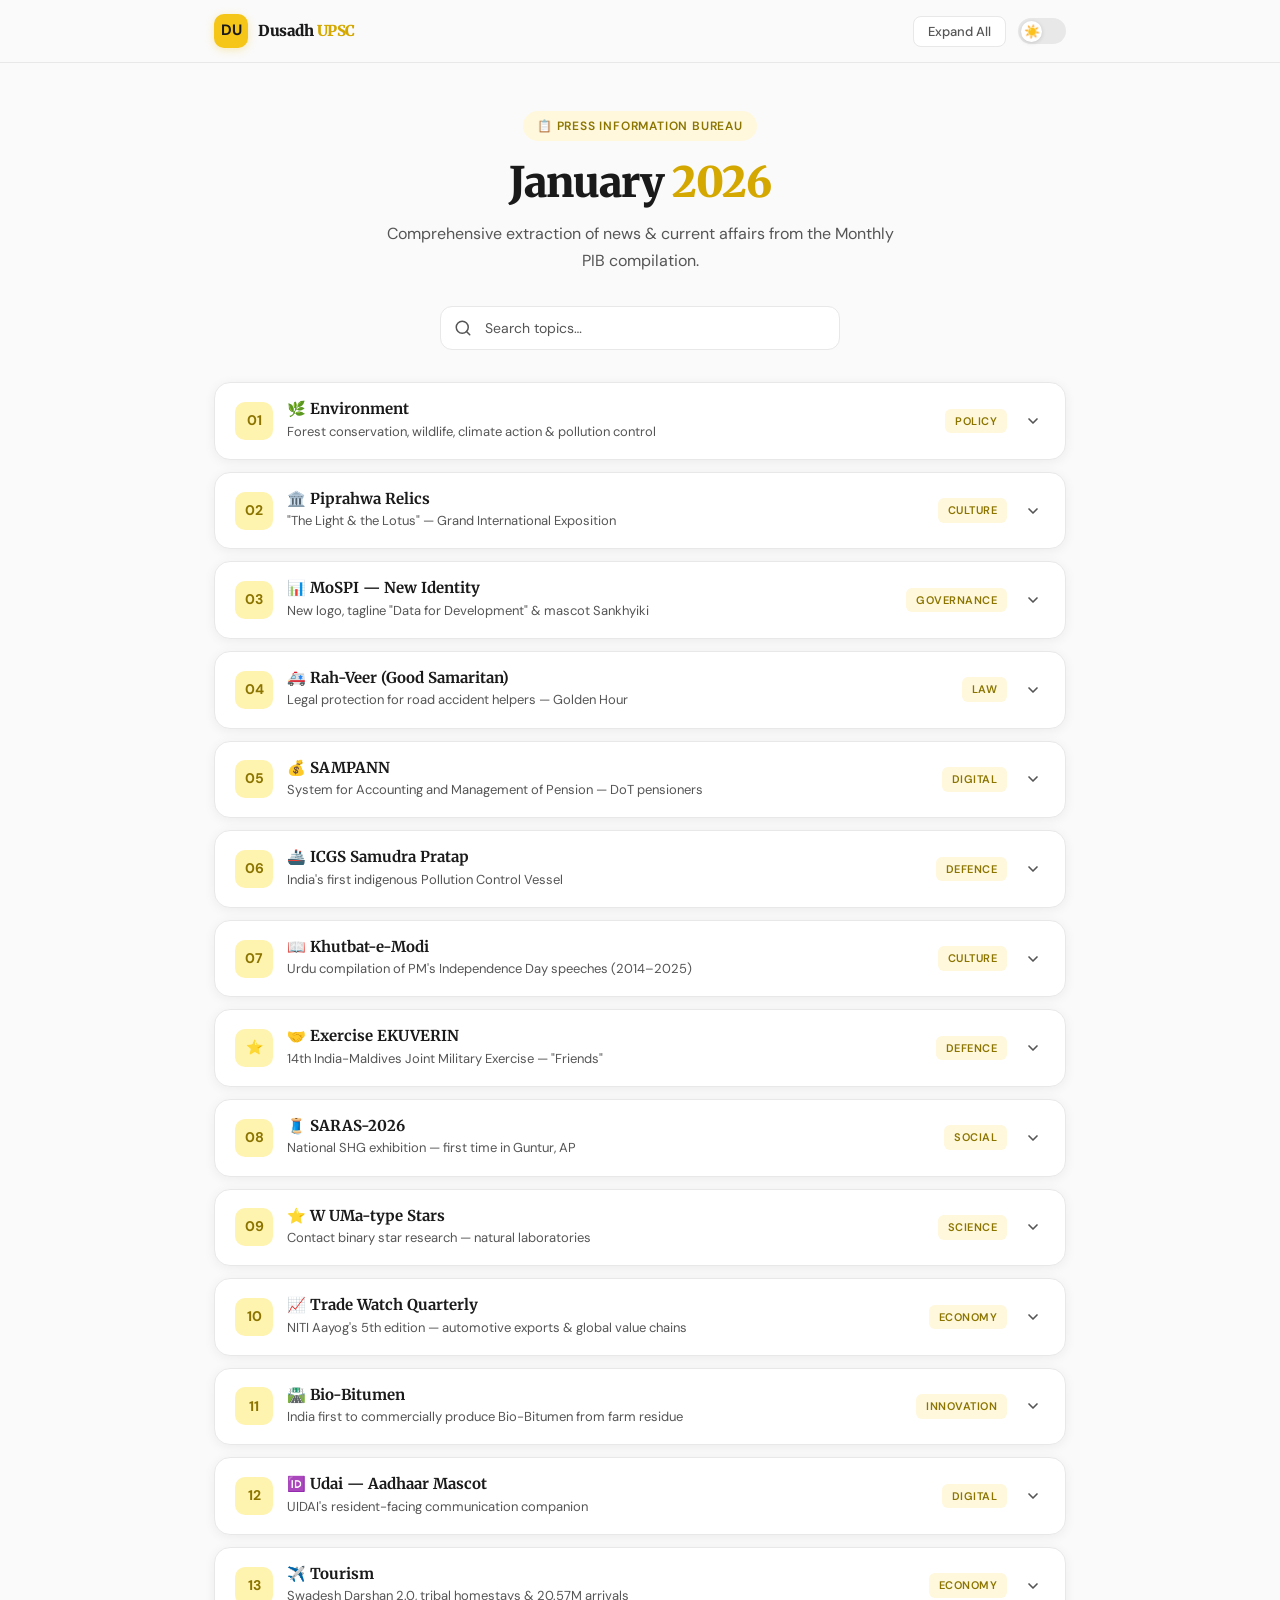
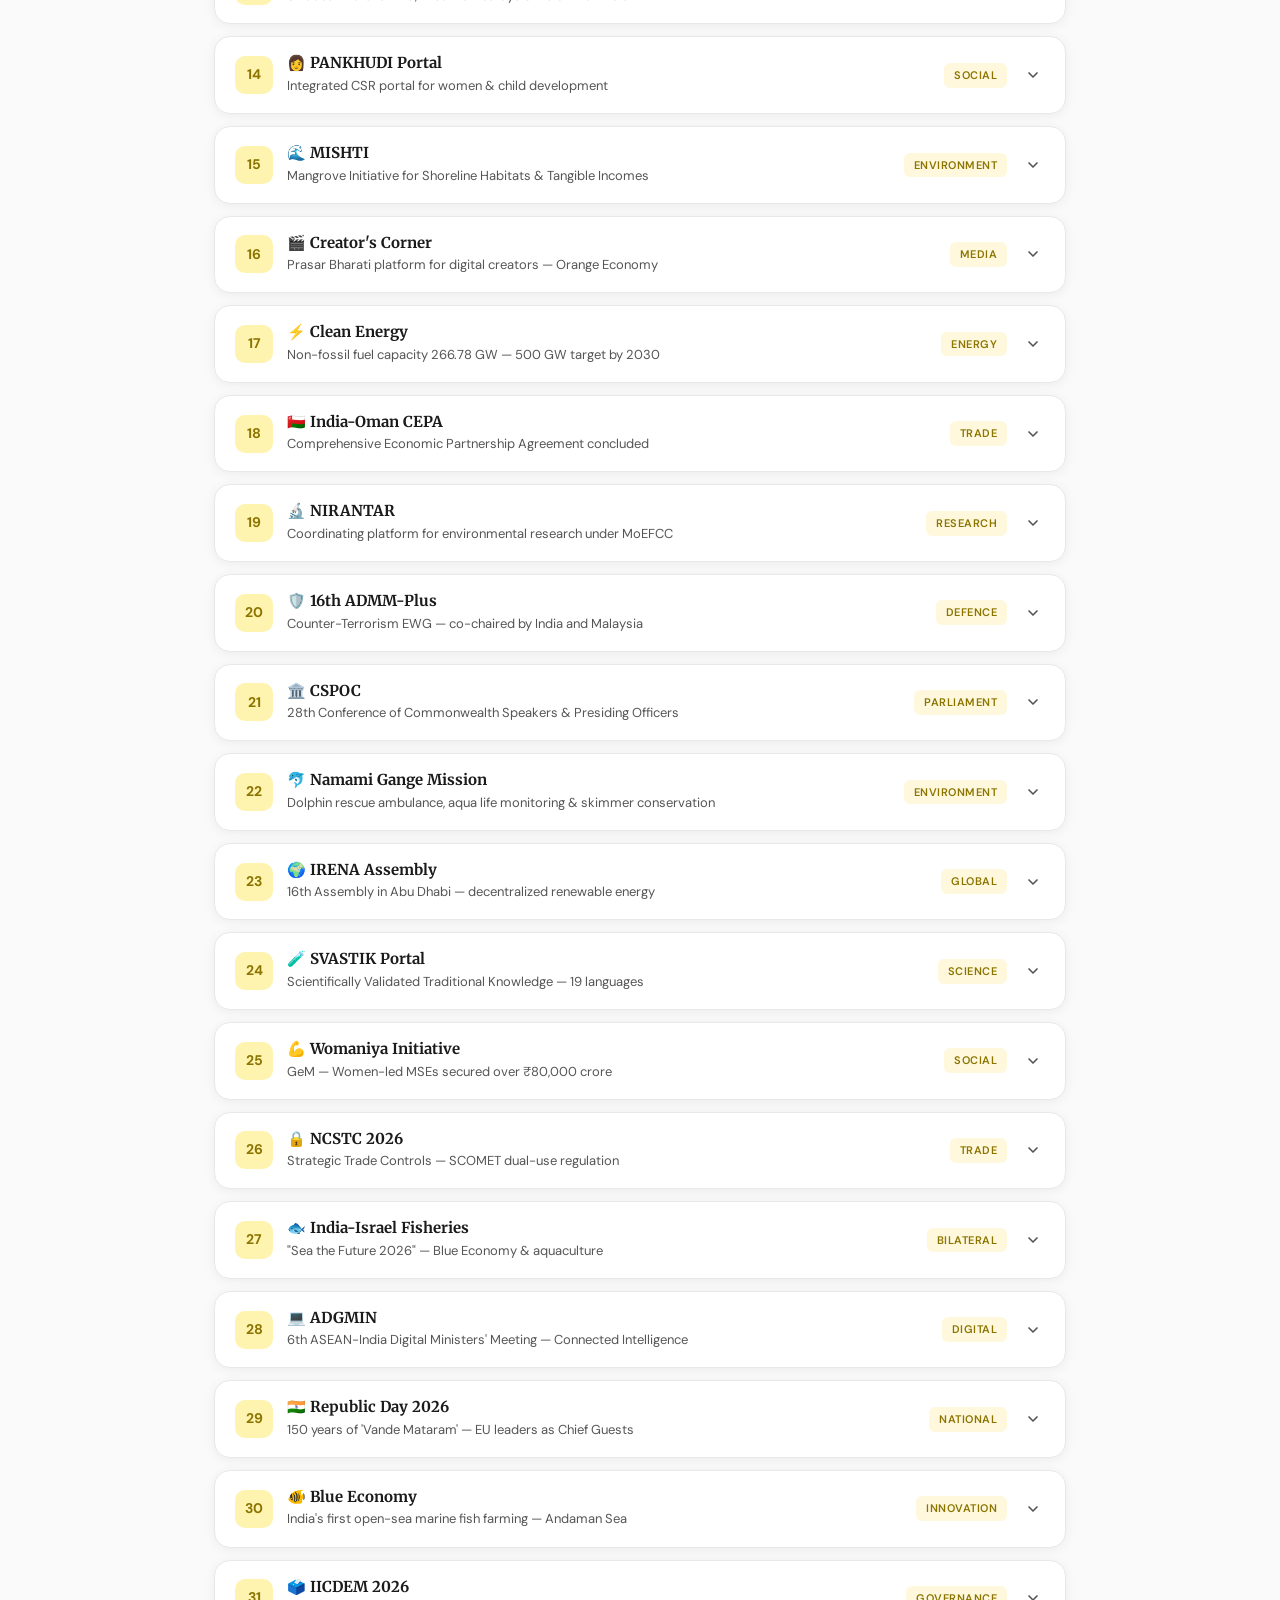
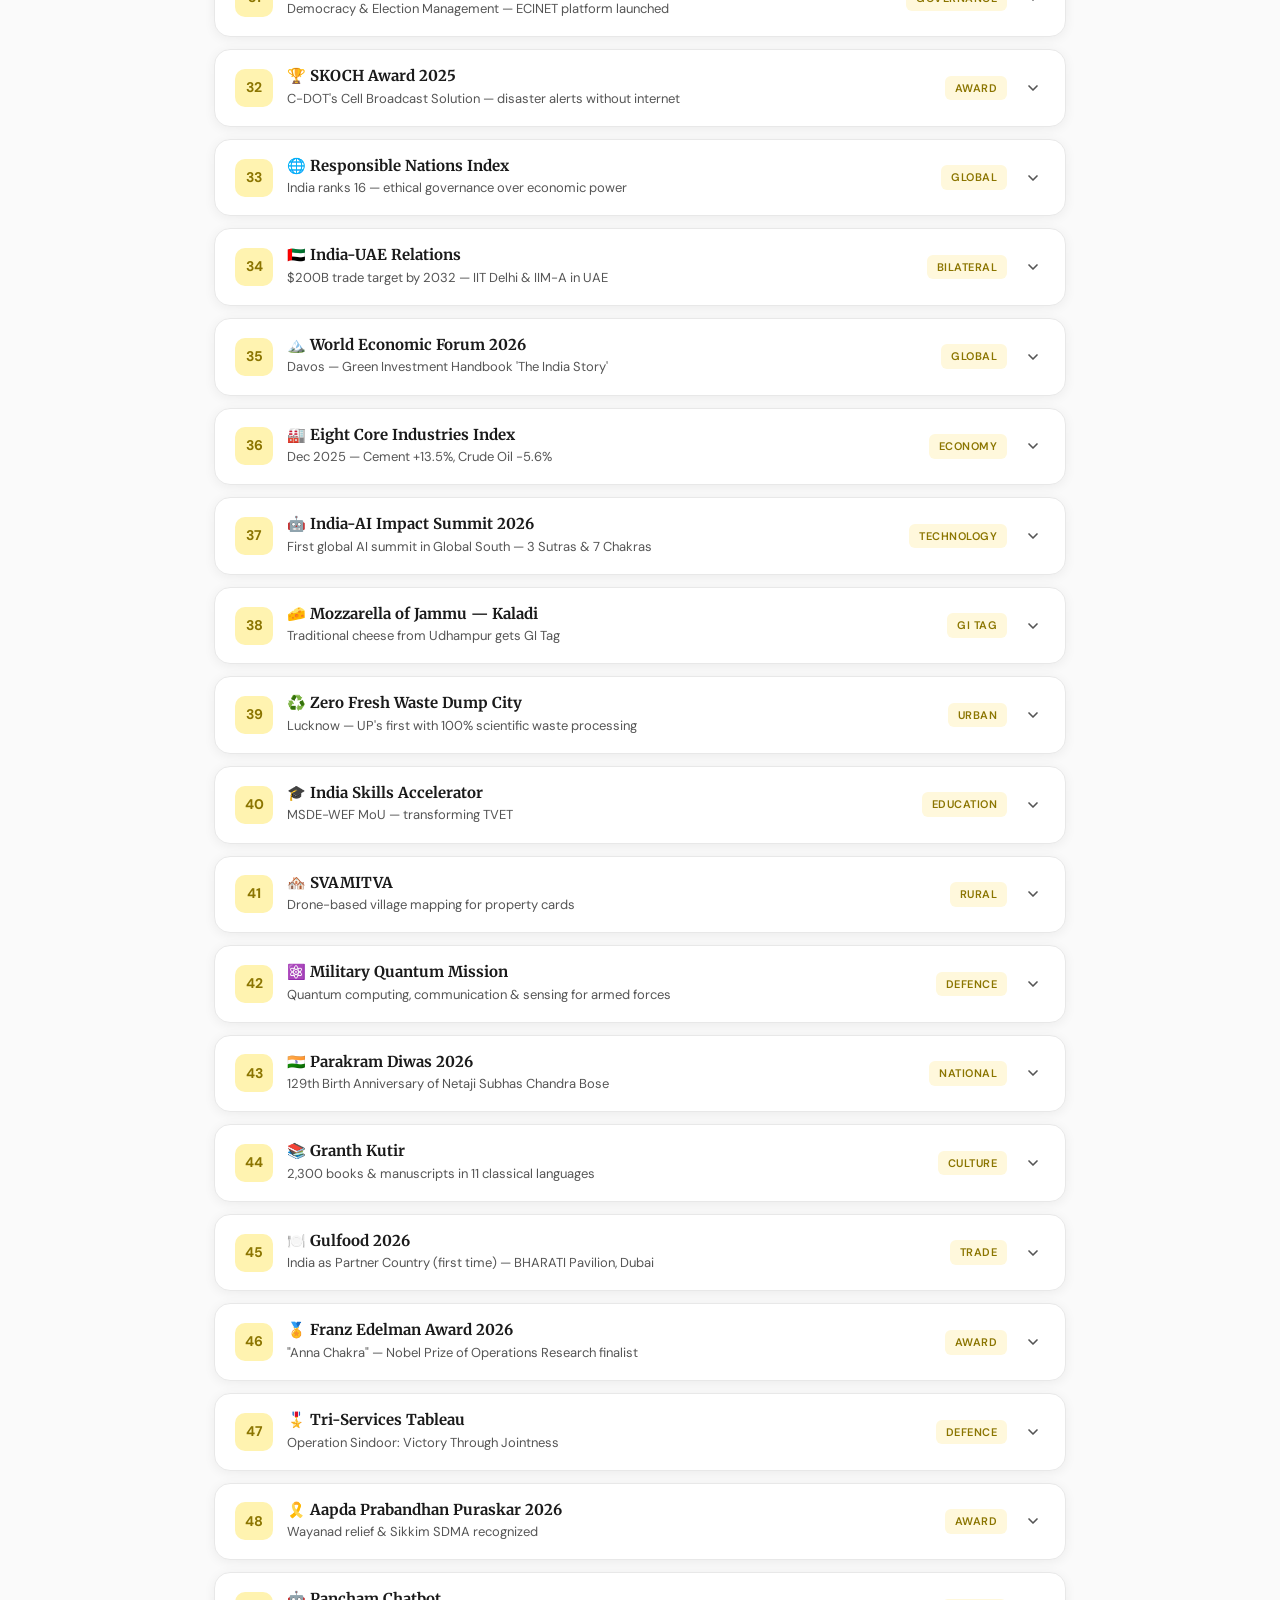
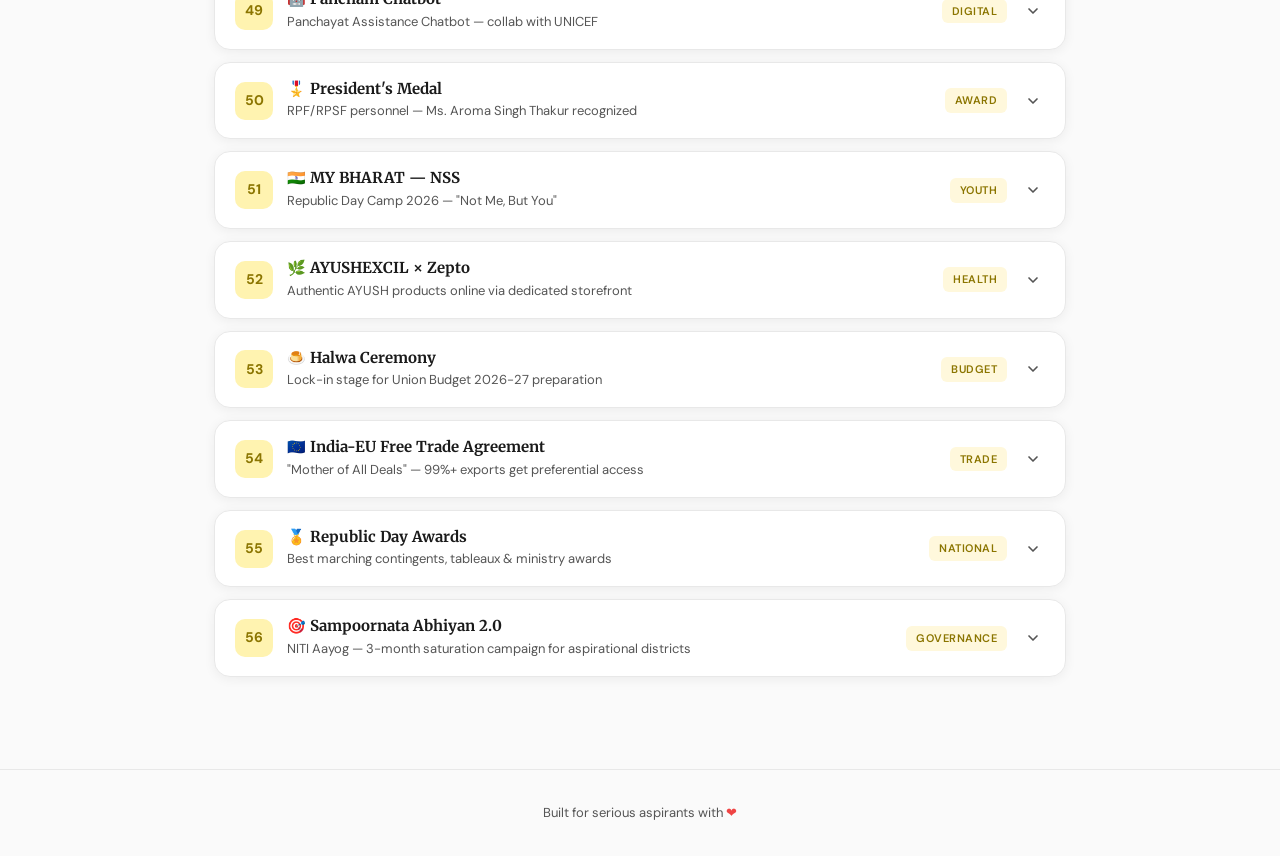
<file: january.html>
<!DOCTYPE html>
<html lang="en" data-theme="light">
<head>
    <meta charset="UTF-8">
    <meta name="viewport" content="width=device-width, initial-scale=1.0">
    <title>PIB Monthly Digest — January 2026</title>
    <link href="https://fonts.googleapis.com/css2?family=DM+Sans:ital,opsz,wght@0,9..40,300;0,9..40,400;0,9..40,500;0,9..40,600;0,9..40,700;1,9..40,400&family=Merriweather:wght@400;700;900&display=swap" rel="stylesheet">
    <link rel="stylesheet" href="style.css">
</head>
<body>

    <header class="header">
        <div class="header-inner">
            <a href="index.html" class="logo">
                <div class="logo-icon">DU</div>
                <div class="logo-text">Dusadh <span>UPSC</span></div>
            </a>
            <div class="header-controls">
                <button class="expand-all-btn" id="expandAllBtn" onclick="toggleAll()">Expand All</button>
                <button class="theme-toggle" onclick="toggleTheme()" aria-label="Toggle theme"></button>
            </div>
        </div>
    </header>

    <section class="hero">
        <div class="hero-badge">📋 Press Information Bureau</div>
        <h1>January <span>2026</span></h1>
        <p>Comprehensive extraction of news &amp; current affairs from the Monthly PIB compilation.</p>
    </section>



    <main class="main">
        <div class="search-wrap">
            <svg class="search-icon" width="18" height="18" viewBox="0 0 24 24" fill="none" stroke="currentColor" stroke-width="2" stroke-linecap="round" stroke-linejoin="round"><circle cx="11" cy="11" r="8"/><line x1="21" y1="21" x2="16.65" y2="16.65"/></svg>
            <input type="text" class="search-input" id="searchInput" placeholder="Search topics…" oninput="searchTopics()" />
        </div>

        <div id="topicList">

            <!-- 1 -->
            <div class="topic-card"><div class="topic-header" onclick="toggleCard(this)"><div class="topic-num">01</div><div class="topic-title-group"><div class="topic-title">🌿 Environment</div><div class="topic-subtitle">Forest conservation, wildlife, climate action &amp; pollution control</div></div><div class="topic-tag">Policy</div><div class="topic-chevron"><svg viewBox="0 0 24 24" fill="none" stroke="currentColor" stroke-width="2.5" stroke-linecap="round" stroke-linejoin="round"><polyline points="6 9 12 15 18 9"/></svg></div></div><div class="topic-content"><div class="topic-content-inner">
                <ul>
                    <li><strong>Year-End Review 2025:</strong> A year dedicated to forest conservation, wildlife protection, and global climate leadership.</li>
                    <li><strong>Ek Ped Maa Ke Naam:</strong> 262.4 crore saplings planted since June 5, 2024.</li>
                    <li><strong>Forest Cover:</strong> India ranks 9th globally in total forest area, 3rd in annual forest gain. 4.83% cumulative gain since 2013.</li>
                    <li><strong>Project Cheetah:</strong> Expanded to Gandhisagar Wildlife Sanctuary; total population reached 30 (including 19 India-born cubs).</li>
                    <li><strong>Air Quality (NCAP):</strong> 103 cities recorded PM10 reduction in 2024-25 compared to 2017-18.</li>
                </ul>
                <div class="subtopic"><div class="subtopic-header" onclick="toggleSubtopic(this)"><div class="subtopic-dot"></div>Wetlands &amp; Ramsar Sites<span class="subtopic-chevron">▾</span></div><div class="subtopic-content"><div class="subtopic-content-inner"><ul>
                    <li>Total Ramsar Sites reached <strong>96 in 2025</strong> (~1.36 million ha), up from 26 in 2014. 11 sites added in 2025.</li>
                    <li><strong>Indore &amp; Udaipur</strong> became India's first Ramsar Wetland Cities (January 2025).</li>
                    <li>India-led resolution on <strong>"Promoting Sustainable Lifestyles for the Wise Use of Wetlands"</strong> adopted at Ramsar CoP-15.</li>
                </ul></div></div></div>
                <div class="subtopic"><div class="subtopic-header" onclick="toggleSubtopic(this)"><div class="subtopic-dot"></div>New Rules Notified (2025)<span class="subtopic-chevron">▾</span></div><div class="subtopic-content"><div class="subtopic-content-inner"><ul>
                    <li><strong>Environment Audit Rules, 2025</strong> — introducing Certified Third-Party Auditors.</li>
                    <li><strong>Environment Protection (Management of Contaminated Sites) Rules, 2025.</strong></li>
                </ul></div></div></div>
            </div></div></div>

            <!-- 2 -->
            <div class="topic-card"><div class="topic-header" onclick="toggleCard(this)"><div class="topic-num">02</div><div class="topic-title-group"><div class="topic-title">🏛️ Piprahwa Relics</div><div class="topic-subtitle">"The Light &amp; the Lotus" — Grand International Exposition</div></div><div class="topic-tag">Culture</div><div class="topic-chevron"><svg viewBox="0 0 24 24" fill="none" stroke="currentColor" stroke-width="2.5" stroke-linecap="round" stroke-linejoin="round"><polyline points="6 9 12 15 18 9"/></svg></div></div><div class="topic-content"><div class="topic-content-inner"><ul>
                <li><strong>Event:</strong> PM to inaugurate "The Light &amp; the Lotus: Relics of the Awakened One".</li>
                <li><strong>Venue:</strong> Rai Pithora Cultural Complex, New Delhi.</li>
                <li><strong>Significance:</strong> Discovered in 1898, among the earliest relics directly connected to Bhagwan Buddha and ancient Kapilavastu.</li>
            </ul></div></div></div>

            <!-- 3 -->
            <div class="topic-card"><div class="topic-header" onclick="toggleCard(this)"><div class="topic-num">03</div><div class="topic-title-group"><div class="topic-title">📊 MoSPI — New Identity</div><div class="topic-subtitle">New logo, tagline "Data for Development" &amp; mascot Sankhyiki</div></div><div class="topic-tag">Governance</div><div class="topic-chevron"><svg viewBox="0 0 24 24" fill="none" stroke="currentColor" stroke-width="2.5" stroke-linecap="round" stroke-linejoin="round"><polyline points="6 9 12 15 18 9"/></svg></div></div><div class="topic-content"><div class="topic-content-inner"><ul>
                <li><strong>New Logo:</strong> Unveiled Jan 1, 2026. Features Ashoka Chakra, ₹ symbol, upward growth bar.</li>
                <li><strong>Colors:</strong> Saffron, white, green, deep blue — growth, truth, sustainability, knowledge.</li>
                <li><strong>Tagline:</strong> "Data for Development".</li>
                <li><strong>Mascot:</strong> "Sankhyiki" — a citizen-centric mascot.</li>
            </ul></div></div></div>

            <!-- 4 -->
            <div class="topic-card"><div class="topic-header" onclick="toggleCard(this)"><div class="topic-num">04</div><div class="topic-title-group"><div class="topic-title">🚑 Rah-Veer (Good Samaritan)</div><div class="topic-subtitle">Legal protection for road accident helpers — Golden Hour</div></div><div class="topic-tag">Law</div><div class="topic-chevron"><svg viewBox="0 0 24 24" fill="none" stroke="currentColor" stroke-width="2.5" stroke-linecap="round" stroke-linejoin="round"><polyline points="6 9 12 15 18 9"/></svg></div></div><div class="topic-content"><div class="topic-content-inner"><ul>
                <li><strong>Concept:</strong> "Rah-Veers" are voluntary helpers of road accident victims.</li>
                <li><strong>Legal Protection:</strong> Good Samaritan Rules, 2020 (Section 134A, Motor Vehicles Amendment Act, 2019).</li>
                <li><strong>Key Rights:</strong> Protection from civil/criminal liability, police harassment, and forced disclosure of personal details.</li>
                <li><strong>Focus:</strong> Saving lives during the "Golden Hour" (first hour after injury).</li>
            </ul></div></div></div>

            <!-- 5 -->
            <div class="topic-card"><div class="topic-header" onclick="toggleCard(this)"><div class="topic-num">05</div><div class="topic-title-group"><div class="topic-title">💰 SAMPANN</div><div class="topic-subtitle">System for Accounting and Management of Pension — DoT pensioners</div></div><div class="topic-tag">Digital</div><div class="topic-chevron"><svg viewBox="0 0 24 24" fill="none" stroke="currentColor" stroke-width="2.5" stroke-linecap="round" stroke-linejoin="round"><polyline points="6 9 12 15 18 9"/></svg></div></div><div class="topic-content"><div class="topic-content-inner"><ul>
                <li><strong>Full Form:</strong> System for Accounting and Management of Pension.</li>
                <li><strong>Beneficiaries:</strong> Department of Telecommunications (DoT) pensioners.</li>
                <li><strong>Features:</strong> Integrated online pension management, direct bank disbursement, DigiLocker integration (ePPOs, Form 16).</li>
                <li><strong>Tagline:</strong> "Sempann Jeevan, Nischint Jeevan".</li>
            </ul></div></div></div>

            <!-- 6 -->
            <div class="topic-card"><div class="topic-header" onclick="toggleCard(this)"><div class="topic-num">06</div><div class="topic-title-group"><div class="topic-title">🚢 ICGS Samudra Pratap</div><div class="topic-subtitle">India's first indigenous Pollution Control Vessel</div></div><div class="topic-tag">Defence</div><div class="topic-chevron"><svg viewBox="0 0 24 24" fill="none" stroke="currentColor" stroke-width="2.5" stroke-linecap="round" stroke-linejoin="round"><polyline points="6 9 12 15 18 9"/></svg></div></div><div class="topic-content"><div class="topic-content-inner"><ul>
                <li><strong>Vessel:</strong> ICGS Samudra Pratap — India's first indigenously designed Pollution Control Vessel (PCV).</li>
                <li><strong>Commissioned By:</strong> Raksha Mantri Shri Rajnath Singh.</li>
                <li><strong>Builder:</strong> Goa Shipyard Limited (GSL).</li>
                <li><strong>Significance:</strong> Largest ship in Indian Coast Guard fleet; dedicated to marine pollution response and "Blue Economy".</li>
            </ul></div></div></div>

            <!-- 7 -->
            <div class="topic-card"><div class="topic-header" onclick="toggleCard(this)"><div class="topic-num">07</div><div class="topic-title-group"><div class="topic-title">📖 Khutbat-e-Modi</div><div class="topic-subtitle">Urdu compilation of PM's Independence Day speeches (2014–2025)</div></div><div class="topic-tag">Culture</div><div class="topic-chevron"><svg viewBox="0 0 24 24" fill="none" stroke="currentColor" stroke-width="2.5" stroke-linecap="round" stroke-linejoin="round"><polyline points="6 9 12 15 18 9"/></svg></div></div><div class="topic-content"><div class="topic-content-inner"><ul>
                <li><strong>Book:</strong> "Khutbat-e-Modi: Lal Qila Ki Faseel Se".</li>
                <li><strong>Content:</strong> Urdu compilation of PM Modi's Independence Day speeches (2014–2025).</li>
                <li><strong>Released By:</strong> Union Minister Shri Dharmendra Pradhan.</li>
                <li><strong>Publisher:</strong> National Council for Promotion of Urdu Language (NCPUL).</li>
            </ul></div></div></div>

            <!-- 8 -->
            <div class="topic-card"><div class="topic-header" onclick="toggleCard(this)"><div class="topic-num">⭐</div><div class="topic-title-group"><div class="topic-title">🤝 Exercise EKUVERIN</div><div class="topic-subtitle">14th India-Maldives Joint Military Exercise — "Friends"</div></div><div class="topic-tag">Defence</div><div class="topic-chevron"><svg viewBox="0 0 24 24" fill="none" stroke="currentColor" stroke-width="2.5" stroke-linecap="round" stroke-linejoin="round"><polyline points="6 9 12 15 18 9"/></svg></div></div><div class="topic-content"><div class="topic-content-inner"><ul>
                <li><strong>Event:</strong> 14th Joint Military Exercise between India and Maldives.</li>
                <li><strong>Dates:</strong> 02–15 December 2025.</li>
                <li><strong>Location:</strong> Thiruvananthapuram, Kerala.</li>
                <li><strong>Participants:</strong> Indian Army (Garhwal Rifles) and Maldives National Defence Force (MNDF).</li>
                <li><strong>Meaning:</strong> "Ekuverin" means "Friends" in Dhivehi.</li>
            </ul></div></div></div>

            <!-- 9 -->
            <div class="topic-card"><div class="topic-header" onclick="toggleCard(this)"><div class="topic-num">08</div><div class="topic-title-group"><div class="topic-title">🧵 SARAS-2026</div><div class="topic-subtitle">National SHG exhibition — first time in Guntur, AP</div></div><div class="topic-tag">Social</div><div class="topic-chevron"><svg viewBox="0 0 24 24" fill="none" stroke="currentColor" stroke-width="2.5" stroke-linecap="round" stroke-linejoin="round"><polyline points="6 9 12 15 18 9"/></svg></div></div><div class="topic-content"><div class="topic-content-inner"><ul>
                <li><strong>Event:</strong> National-level exhibition for Self-Help Groups (SHGs).</li>
                <li><strong>Location:</strong> Guntur, Andhra Pradesh (first national SARAS Mela hosted here).</li>
                <li><strong>Participants:</strong> ~300 women artisans/entrepreneurs, focusing on DWCRA women.</li>
            </ul></div></div></div>

            <!-- 10 -->
            <div class="topic-card"><div class="topic-header" onclick="toggleCard(this)"><div class="topic-num">09</div><div class="topic-title-group"><div class="topic-title">⭐ W UMa-type Stars</div><div class="topic-subtitle">Contact binary star research — natural laboratories</div></div><div class="topic-tag">Science</div><div class="topic-chevron"><svg viewBox="0 0 24 24" fill="none" stroke="currentColor" stroke-width="2.5" stroke-linecap="round" stroke-linejoin="round"><polyline points="6 9 12 15 18 9"/></svg></div></div><div class="topic-content"><div class="topic-content-inner"><ul>
                <li><strong>Study:</strong> Research on "W Ursae Majoris" type contact binary stars.</li>
                <li><strong>Characteristics:</strong> Two stars orbiting so closely they share a common outer atmosphere (dumbbell-shaped).</li>
                <li><strong>Significance:</strong> Acts as "natural laboratories" to study stellar evolution and mass transfer.</li>
            </ul></div></div></div>

            <!-- 11 -->
            <div class="topic-card"><div class="topic-header" onclick="toggleCard(this)"><div class="topic-num">10</div><div class="topic-title-group"><div class="topic-title">📈 Trade Watch Quarterly</div><div class="topic-subtitle">NITI Aayog's 5th edition — automotive exports &amp; global value chains</div></div><div class="topic-tag">Economy</div><div class="topic-chevron"><svg viewBox="0 0 24 24" fill="none" stroke="currentColor" stroke-width="2.5" stroke-linecap="round" stroke-linejoin="round"><polyline points="6 9 12 15 18 9"/></svg></div></div><div class="topic-content"><div class="topic-content-inner"><ul>
                <li><strong>Event:</strong> NITI Aayog released the 5th edition.</li>
                <li><strong>Focus:</strong> Analysis of India's trade performance, specifically automotive exports and global value chains.</li>
            </ul></div></div></div>

            <!-- 12 -->
            <div class="topic-card"><div class="topic-header" onclick="toggleCard(this)"><div class="topic-num">11</div><div class="topic-title-group"><div class="topic-title">🛣️ Bio-Bitumen</div><div class="topic-subtitle">India first to commercially produce Bio-Bitumen from farm residue</div></div><div class="topic-tag">Innovation</div><div class="topic-chevron"><svg viewBox="0 0 24 24" fill="none" stroke="currentColor" stroke-width="2.5" stroke-linecap="round" stroke-linejoin="round"><polyline points="6 9 12 15 18 9"/></svg></div></div><div class="topic-content"><div class="topic-content-inner"><ul>
                <li><strong>Achievement:</strong> India became the first country to commercially produce Bio-Bitumen (from farm residue via pyrolysis).</li>
                <li><strong>Impact:</strong> 15% blending can save ₹4,500 crore in forex and reduce crude oil imports.</li>
                <li><strong>Launch:</strong> CSIR Technology Transfer Ceremony.</li>
            </ul></div></div></div>

            <!-- 13 -->
            <div class="topic-card"><div class="topic-header" onclick="toggleCard(this)"><div class="topic-num">12</div><div class="topic-title-group"><div class="topic-title">🆔 Udai — Aadhaar Mascot</div><div class="topic-subtitle">UIDAI's resident-facing communication companion</div></div><div class="topic-tag">Digital</div><div class="topic-chevron"><svg viewBox="0 0 24 24" fill="none" stroke="currentColor" stroke-width="2.5" stroke-linecap="round" stroke-linejoin="round"><polyline points="6 9 12 15 18 9"/></svg></div></div><div class="topic-content"><div class="topic-content-inner"><ul>
                <li><strong>Mascot Name:</strong> Udai (उदय).</li>
                <li><strong>Launched By:</strong> UIDAI.</li>
                <li><strong>Purpose:</strong> A resident-facing "communication companion" to simplify Aadhaar understanding.</li>
                <li><strong>Creator:</strong> Designed by Arun Gokul (Kerala), winner of a national competition.</li>
            </ul></div></div></div>

            <!-- 14 -->
            <div class="topic-card"><div class="topic-header" onclick="toggleCard(this)"><div class="topic-num">13</div><div class="topic-title-group"><div class="topic-title">✈️ Tourism</div><div class="topic-subtitle">Swadesh Darshan 2.0, tribal homestays &amp; 20.57M arrivals</div></div><div class="topic-tag">Economy</div><div class="topic-chevron"><svg viewBox="0 0 24 24" fill="none" stroke="currentColor" stroke-width="2.5" stroke-linecap="round" stroke-linejoin="round"><polyline points="6 9 12 15 18 9"/></svg></div></div><div class="topic-content"><div class="topic-content-inner"><ul>
                <li><strong>Swadesh Darshan:</strong> 75 projects completed since 2015.</li>
                <li><strong>New Scheme:</strong> Challenge Based Destination Development (CBDD) launched under Swadesh Darshan 2.0.</li>
                <li><strong>Tribal Tourism:</strong> PM-JUGA approved to develop 1,000 tribal homestays.</li>
                <li><strong>Stats:</strong> 20.57 million International Tourist Arrivals (ITAs) in 2024.</li>
            </ul></div></div></div>

            <!-- 15 -->
            <div class="topic-card"><div class="topic-header" onclick="toggleCard(this)"><div class="topic-num">14</div><div class="topic-title-group"><div class="topic-title">👩 PANKHUDI Portal</div><div class="topic-subtitle">Integrated CSR portal for women &amp; child development</div></div><div class="topic-tag">Social</div><div class="topic-chevron"><svg viewBox="0 0 24 24" fill="none" stroke="currentColor" stroke-width="2.5" stroke-linecap="round" stroke-linejoin="round"><polyline points="6 9 12 15 18 9"/></svg></div></div><div class="topic-content"><div class="topic-content-inner"><ul>
                <li><strong>Ministry:</strong> Women and Child Development (MWCD).</li>
                <li><strong>Function:</strong> Integrated digital portal to facilitate CSR and partnerships for women &amp; child development.</li>
                <li><strong>Goal:</strong> Structured stakeholder participation and transparency.</li>
            </ul></div></div></div>

            <!-- 16 -->
            <div class="topic-card"><div class="topic-header" onclick="toggleCard(this)"><div class="topic-num">15</div><div class="topic-title-group"><div class="topic-title">🌊 MISHTI</div><div class="topic-subtitle">Mangrove Initiative for Shoreline Habitats &amp; Tangible Incomes</div></div><div class="topic-tag">Environment</div><div class="topic-chevron"><svg viewBox="0 0 24 24" fill="none" stroke="currentColor" stroke-width="2.5" stroke-linecap="round" stroke-linejoin="round"><polyline points="6 9 12 15 18 9"/></svg></div></div><div class="topic-content"><div class="topic-content-inner"><ul>
                <li><strong>Full Form:</strong> Mangrove Initiative for Shoreline Habitats and Tangible Incomes.</li>
                <li><strong>Event:</strong> National workshop held in Vijayawada.</li>
                <li><strong>Global Link:</strong> Contributes to the Mangrove Alliance for Climate (MAC).</li>
            </ul></div></div></div>

            <!-- 17 -->
            <div class="topic-card"><div class="topic-header" onclick="toggleCard(this)"><div class="topic-num">16</div><div class="topic-title-group"><div class="topic-title">🎬 Creator's Corner</div><div class="topic-subtitle">Prasar Bharati platform for digital creators — Orange Economy</div></div><div class="topic-tag">Media</div><div class="topic-chevron"><svg viewBox="0 0 24 24" fill="none" stroke="currentColor" stroke-width="2.5" stroke-linecap="round" stroke-linejoin="round"><polyline points="6 9 12 15 18 9"/></svg></div></div><div class="topic-content"><div class="topic-content-inner"><ul>
                <li><strong>Launched By:</strong> Prasar Bharati on DD News.</li>
                <li><strong>Purpose:</strong> Dedicated platform to showcase content by digital creators, aligning with the "Orange Economy".</li>
            </ul></div></div></div>

            <!-- 18 -->
            <div class="topic-card"><div class="topic-header" onclick="toggleCard(this)"><div class="topic-num">17</div><div class="topic-title-group"><div class="topic-title">⚡ Clean Energy</div><div class="topic-subtitle">Non-fossil fuel capacity 266.78 GW — 500 GW target by 2030</div></div><div class="topic-tag">Energy</div><div class="topic-chevron"><svg viewBox="0 0 24 24" fill="none" stroke="currentColor" stroke-width="2.5" stroke-linecap="round" stroke-linejoin="round"><polyline points="6 9 12 15 18 9"/></svg></div></div><div class="topic-content"><div class="topic-content-inner"><ul>
                <li><strong>Record Growth:</strong> Non-fossil fuel capacity reached 266.78 GW in 2025 (22.6% rise from 2024).</li>
                <li><strong>Addition:</strong> 49.12 GW added in a single year.</li>
                <li><strong>Target:</strong> 500 GW non-fossil capacity by 2030.</li>
            </ul></div></div></div>

            <!-- 19 -->
            <div class="topic-card"><div class="topic-header" onclick="toggleCard(this)"><div class="topic-num">18</div><div class="topic-title-group"><div class="topic-title">🇴🇲 India-Oman CEPA</div><div class="topic-subtitle">Comprehensive Economic Partnership Agreement concluded</div></div><div class="topic-tag">Trade</div><div class="topic-chevron"><svg viewBox="0 0 24 24" fill="none" stroke="currentColor" stroke-width="2.5" stroke-linecap="round" stroke-linejoin="round"><polyline points="6 9 12 15 18 9"/></svg></div></div><div class="topic-content"><div class="topic-content-inner"><ul>
                <li><strong>Agreement:</strong> Comprehensive Economic Partnership Agreement concluded.</li>
                <li><strong>Scope:</strong> Goods, services, investment, and regulatory cooperation (TBT, SPS).</li>
                <li><strong>Mutual Recognition:</strong> Includes agreements on GMP, Halal, and Organic certification.</li>
            </ul></div></div></div>

            <!-- 20 -->
            <div class="topic-card"><div class="topic-header" onclick="toggleCard(this)"><div class="topic-num">19</div><div class="topic-title-group"><div class="topic-title">🔬 NIRANTAR</div><div class="topic-subtitle">Coordinating platform for environmental research under MoEFCC</div></div><div class="topic-tag">Research</div><div class="topic-chevron"><svg viewBox="0 0 24 24" fill="none" stroke="currentColor" stroke-width="2.5" stroke-linecap="round" stroke-linejoin="round"><polyline points="6 9 12 15 18 9"/></svg></div></div><div class="topic-content"><div class="topic-content-inner"><ul>
                <li><strong>Full Name:</strong> National Institute for Research &amp; Application of Natural Resources to Transform, Adapt and Build Resilience.</li>
                <li><strong>Nature:</strong> A coordinating platform of MoEFCC institutions (not a single institute) to integrate environmental research.</li>
            </ul></div></div></div>

            <!-- 21 -->
            <div class="topic-card"><div class="topic-header" onclick="toggleCard(this)"><div class="topic-num">20</div><div class="topic-title-group"><div class="topic-title">🛡️ 16th ADMM-Plus</div><div class="topic-subtitle">Counter-Terrorism EWG — co-chaired by India and Malaysia</div></div><div class="topic-tag">Defence</div><div class="topic-chevron"><svg viewBox="0 0 24 24" fill="none" stroke="currentColor" stroke-width="2.5" stroke-linecap="round" stroke-linejoin="round"><polyline points="6 9 12 15 18 9"/></svg></div></div><div class="topic-content"><div class="topic-content-inner"><ul>
                <li><strong>Meeting:</strong> EWG on Counter-Terrorism held in New Delhi.</li>
                <li><strong>Chairs:</strong> Co-chaired by India and Malaysia.</li>
                <li><strong>Upcoming:</strong> Table Top Exercise (Malaysia, 2026) and Field Training Exercise (India, 2027).</li>
            </ul></div></div></div>

            <!-- 22 -->
            <div class="topic-card"><div class="topic-header" onclick="toggleCard(this)"><div class="topic-num">21</div><div class="topic-title-group"><div class="topic-title">🏛️ CSPOC</div><div class="topic-subtitle">28th Conference of Commonwealth Speakers &amp; Presiding Officers</div></div><div class="topic-tag">Parliament</div><div class="topic-chevron"><svg viewBox="0 0 24 24" fill="none" stroke="currentColor" stroke-width="2.5" stroke-linecap="round" stroke-linejoin="round"><polyline points="6 9 12 15 18 9"/></svg></div></div><div class="topic-content"><div class="topic-content-inner"><ul>
                <li><strong>Event:</strong> 28th Conference of Speakers and Presiding Officers of the Commonwealth.</li>
                <li><strong>Venue:</strong> Parliament House Complex, New Delhi.</li>
                <li><strong>Chair:</strong> Shri Om Birla (Lok Sabha Speaker).</li>
                <li><strong>Focus:</strong> Parliamentary independence and the role of Presiding Officers.</li>
            </ul></div></div></div>

            <!-- 23 -->
            <div class="topic-card"><div class="topic-header" onclick="toggleCard(this)"><div class="topic-num">22</div><div class="topic-title-group"><div class="topic-title">🐬 Namami Gange Mission</div><div class="topic-subtitle">Dolphin rescue ambulance, aqua life monitoring &amp; skimmer conservation</div></div><div class="topic-tag">Environment</div><div class="topic-chevron"><svg viewBox="0 0 24 24" fill="none" stroke="currentColor" stroke-width="2.5" stroke-linecap="round" stroke-linejoin="round"><polyline points="6 9 12 15 18 9"/></svg></div></div><div class="topic-content"><div class="topic-content-inner"><ul>
                <li><strong>Aqua Life Conservation Monitoring Centre:</strong> At WII Dehradun.</li>
                <li><strong>Dolphin Rescue Ambulance (TSAFI):</strong> For Ganga Dolphins.</li>
                <li><strong>Indian Skimmer Conservation Project:</strong> New initiative launched.</li>
            </ul></div></div></div>

            <!-- 24 -->
            <div class="topic-card"><div class="topic-header" onclick="toggleCard(this)"><div class="topic-num">23</div><div class="topic-title-group"><div class="topic-title">🌍 IRENA Assembly</div><div class="topic-subtitle">16th Assembly in Abu Dhabi — decentralized renewable energy</div></div><div class="topic-tag">Global</div><div class="topic-chevron"><svg viewBox="0 0 24 24" fill="none" stroke="currentColor" stroke-width="2.5" stroke-linecap="round" stroke-linejoin="round"><polyline points="6 9 12 15 18 9"/></svg></div></div><div class="topic-content"><div class="topic-content-inner"><ul>
                <li><strong>Event:</strong> 16th Assembly held in Abu Dhabi.</li>
                <li><strong>India's Role:</strong> Minister Pralhad Joshi; emphasized decentralized renewable energy in agriculture.</li>
                <li><strong>About IRENA:</strong> HQ in Abu Dhabi, established 2009.</li>
            </ul></div></div></div>

            <!-- 25 -->
            <div class="topic-card"><div class="topic-header" onclick="toggleCard(this)"><div class="topic-num">24</div><div class="topic-title-group"><div class="topic-title">🧪 SVASTIK Portal</div><div class="topic-subtitle">Scientifically Validated Traditional Knowledge — 19 languages</div></div><div class="topic-tag">Science</div><div class="topic-chevron"><svg viewBox="0 0 24 24" fill="none" stroke="currentColor" stroke-width="2.5" stroke-linecap="round" stroke-linejoin="round"><polyline points="6 9 12 15 18 9"/></svg></div></div><div class="topic-content"><div class="topic-content-inner"><ul>
                <li><strong>Full Form:</strong> Scientifically Validated Societal Traditional Knowledge.</li>
                <li><strong>Launched By:</strong> CSIR-NIScPR.</li>
                <li><strong>Features:</strong> Available in 19 Indian languages; promotes validated traditional knowledge.</li>
            </ul></div></div></div>

            <!-- 26 -->
            <div class="topic-card"><div class="topic-header" onclick="toggleCard(this)"><div class="topic-num">25</div><div class="topic-title-group"><div class="topic-title">💪 Womaniya Initiative</div><div class="topic-subtitle">GeM — Women-led MSEs secured over ₹80,000 crore</div></div><div class="topic-tag">Social</div><div class="topic-chevron"><svg viewBox="0 0 24 24" fill="none" stroke="currentColor" stroke-width="2.5" stroke-linecap="round" stroke-linejoin="round"><polyline points="6 9 12 15 18 9"/></svg></div></div><div class="topic-content"><div class="topic-content-inner"><ul>
                <li><strong>Organization:</strong> Government e-Marketplace (GeM).</li>
                <li><strong>Achievement:</strong> 7 years completed. Women-led MSEs secured over ₹80,000 crore in orders (4.7% of GeM total).</li>
            </ul></div></div></div>

            <!-- 27 -->
            <div class="topic-card"><div class="topic-header" onclick="toggleCard(this)"><div class="topic-num">26</div><div class="topic-title-group"><div class="topic-title">🔒 NCSTC 2026</div><div class="topic-subtitle">Strategic Trade Controls — SCOMET dual-use regulation</div></div><div class="topic-tag">Trade</div><div class="topic-chevron"><svg viewBox="0 0 24 24" fill="none" stroke="currentColor" stroke-width="2.5" stroke-linecap="round" stroke-linejoin="round"><polyline points="6 9 12 15 18 9"/></svg></div></div><div class="topic-content"><div class="topic-content-inner"><ul>
                <li><strong>Event:</strong> National Conference on Strategic Trade Controls 2026.</li>
                <li><strong>Organizers:</strong> DGFT and MEA.</li>
                <li><strong>Purpose:</strong> Regulating dual-use technology/items (SCOMET) to prevent proliferation while facilitating legitimate trade.</li>
            </ul></div></div></div>

            <!-- 28 -->
            <div class="topic-card"><div class="topic-header" onclick="toggleCard(this)"><div class="topic-num">27</div><div class="topic-title-group"><div class="topic-title">🐟 India-Israel Fisheries</div><div class="topic-subtitle">"Sea the Future 2026" — Blue Economy &amp; aquaculture</div></div><div class="topic-tag">Bilateral</div><div class="topic-chevron"><svg viewBox="0 0 24 24" fill="none" stroke="currentColor" stroke-width="2.5" stroke-linecap="round" stroke-linejoin="round"><polyline points="6 9 12 15 18 9"/></svg></div></div><div class="topic-content"><div class="topic-content-inner"><ul>
                <li><strong>Declaration:</strong> Joint Ministerial Declaration on Fisheries &amp; Aquaculture.</li>
                <li><strong>Summit:</strong> "Sea the Future 2026" in Eilat, Israel.</li>
                <li><strong>Focus:</strong> Blue Economy and advanced aquaculture technology.</li>
            </ul></div></div></div>

            <!-- 29 -->
            <div class="topic-card"><div class="topic-header" onclick="toggleCard(this)"><div class="topic-num">28</div><div class="topic-title-group"><div class="topic-title">💻 ADGMIN</div><div class="topic-subtitle">6th ASEAN-India Digital Ministers' Meeting — Connected Intelligence</div></div><div class="topic-tag">Digital</div><div class="topic-chevron"><svg viewBox="0 0 24 24" fill="none" stroke="currentColor" stroke-width="2.5" stroke-linecap="round" stroke-linejoin="round"><polyline points="6 9 12 15 18 9"/></svg></div></div><div class="topic-content"><div class="topic-content-inner"><ul>
                <li><strong>Event:</strong> 6th ASEAN-India Digital Ministers' Meeting.</li>
                <li><strong>Theme:</strong> "Adaptive ASEAN: From Connectivity to Connected Intelligence".</li>
                <li><strong>Outcome:</strong> Approval of ASEAN-India Digital Work Plan 2026.</li>
            </ul></div></div></div>

            <!-- 30 -->
            <div class="topic-card"><div class="topic-header" onclick="toggleCard(this)"><div class="topic-num">29</div><div class="topic-title-group"><div class="topic-title">🇮🇳 Republic Day 2026</div><div class="topic-subtitle">150 years of 'Vande Mataram' — EU leaders as Chief Guests</div></div><div class="topic-tag">National</div><div class="topic-chevron"><svg viewBox="0 0 24 24" fill="none" stroke="currentColor" stroke-width="2.5" stroke-linecap="round" stroke-linejoin="round"><polyline points="6 9 12 15 18 9"/></svg></div></div><div class="topic-content"><div class="topic-content-inner"><ul>
                <li><strong>Theme:</strong> 150 years of 'Vande Mataram'.</li>
                <li><strong>Chief Guests:</strong> President of European Council (Antonio Costa) &amp; President of European Commission (Ursula von der Leyen).</li>
                <li><strong>Parade Venue:</strong> Kartavya Path.</li>
            </ul></div></div></div>

            <!-- 31 -->
            <div class="topic-card"><div class="topic-header" onclick="toggleCard(this)"><div class="topic-num">30</div><div class="topic-title-group"><div class="topic-title">🐠 Blue Economy</div><div class="topic-subtitle">India's first open-sea marine fish farming — Andaman Sea</div></div><div class="topic-tag">Innovation</div><div class="topic-chevron"><svg viewBox="0 0 24 24" fill="none" stroke="currentColor" stroke-width="2.5" stroke-linecap="round" stroke-linejoin="round"><polyline points="6 9 12 15 18 9"/></svg></div></div><div class="topic-content"><div class="topic-content-inner"><ul>
                <li><strong>Project:</strong> India's First Open-Sea Marine Fish Farming Project.</li>
                <li><strong>Location:</strong> North Bay, Andaman Sea.</li>
                <li><strong>Ministry:</strong> Ministry of Earth Sciences (MoES).</li>
            </ul></div></div></div>

            <!-- 32 -->
            <div class="topic-card"><div class="topic-header" onclick="toggleCard(this)"><div class="topic-num">31</div><div class="topic-title-group"><div class="topic-title">🗳️ IICDEM 2026</div><div class="topic-subtitle">Democracy &amp; Election Management — ECINET platform launched</div></div><div class="topic-tag">Governance</div><div class="topic-chevron"><svg viewBox="0 0 24 24" fill="none" stroke="currentColor" stroke-width="2.5" stroke-linecap="round" stroke-linejoin="round"><polyline points="6 9 12 15 18 9"/></svg></div></div><div class="topic-content"><div class="topic-content-inner"><ul>
                <li><strong>Host:</strong> Election Commission of India (ECI).</li>
                <li><strong>Launch:</strong> ECINET — ECI's digital platform for election information.</li>
            </ul></div></div></div>

            <!-- 33 -->
            <div class="topic-card"><div class="topic-header" onclick="toggleCard(this)"><div class="topic-num">32</div><div class="topic-title-group"><div class="topic-title">🏆 SKOCH Award 2025</div><div class="topic-subtitle">C-DOT's Cell Broadcast Solution — disaster alerts without internet</div></div><div class="topic-tag">Award</div><div class="topic-chevron"><svg viewBox="0 0 24 24" fill="none" stroke="currentColor" stroke-width="2.5" stroke-linecap="round" stroke-linejoin="round"><polyline points="6 9 12 15 18 9"/></svg></div></div><div class="topic-content"><div class="topic-content-inner"><ul>
                <li><strong>Winner:</strong> C-DOT (Centre for Development of Telematics).</li>
                <li><strong>Innovation:</strong> Cell Broadcast Solution (CBS) — disaster alerting platform without internet, multi-lingual alerts.</li>
            </ul></div></div></div>

            <!-- 34 -->
            <div class="topic-card"><div class="topic-header" onclick="toggleCard(this)"><div class="topic-num">33</div><div class="topic-title-group"><div class="topic-title">🌐 Responsible Nations Index</div><div class="topic-subtitle">India ranks 16 — ethical governance over economic power</div></div><div class="topic-tag">Global</div><div class="topic-chevron"><svg viewBox="0 0 24 24" fill="none" stroke="currentColor" stroke-width="2.5" stroke-linecap="round" stroke-linejoin="round"><polyline points="6 9 12 15 18 9"/></svg></div></div><div class="topic-content"><div class="topic-content-inner"><ul>
                <li><strong>Launch:</strong> Released by India (World Intellectual Foundation).</li>
                <li><strong>Top Rank:</strong> Singapore (1), Switzerland (2).</li>
                <li><strong>India:</strong> Rank 16.</li>
                <li><strong>Focus:</strong> Ethical governance and global responsibility rather than just economic power.</li>
            </ul></div></div></div>

            <!-- 35 -->
            <div class="topic-card"><div class="topic-header" onclick="toggleCard(this)"><div class="topic-num">34</div><div class="topic-title-group"><div class="topic-title">🇦🇪 India-UAE Relations</div><div class="topic-subtitle">$200B trade target by 2032 — IIT Delhi &amp; IIM-A in UAE</div></div><div class="topic-tag">Bilateral</div><div class="topic-chevron"><svg viewBox="0 0 24 24" fill="none" stroke="currentColor" stroke-width="2.5" stroke-linecap="round" stroke-linejoin="round"><polyline points="6 9 12 15 18 9"/></svg></div></div><div class="topic-content"><div class="topic-content-inner"><ul>
                <li><strong>Trade:</strong> Target to double bilateral trade to $200 billion by 2032.</li>
                <li><strong>Education:</strong> IIT Delhi and IIM Ahmedabad establishing campuses in UAE.</li>
                <li><strong>Culture:</strong> 'House of India' to be established in Abu Dhabi.</li>
            </ul></div></div></div>

            <!-- 36 -->
            <div class="topic-card"><div class="topic-header" onclick="toggleCard(this)"><div class="topic-num">35</div><div class="topic-title-group"><div class="topic-title">🏔️ World Economic Forum 2026</div><div class="topic-subtitle">Davos — Green Investment Handbook 'The India Story'</div></div><div class="topic-tag">Global</div><div class="topic-chevron"><svg viewBox="0 0 24 24" fill="none" stroke="currentColor" stroke-width="2.5" stroke-linecap="round" stroke-linejoin="round"><polyline points="6 9 12 15 18 9"/></svg></div></div><div class="topic-content"><div class="topic-content-inner"><ul>
                <li><strong>Venue:</strong> Davos.</li>
                <li><strong>India's Pitch:</strong> Highlighting a "resilient and scalable" energy transition.</li>
                <li><strong>Launch:</strong> Green Investment Handbook 'The India Story'.</li>
            </ul></div></div></div>

            <!-- 37 -->
            <div class="topic-card"><div class="topic-header" onclick="toggleCard(this)"><div class="topic-num">36</div><div class="topic-title-group"><div class="topic-title">🏭 Eight Core Industries Index</div><div class="topic-subtitle">Dec 2025 — Cement +13.5%, Crude Oil -5.6%</div></div><div class="topic-tag">Economy</div><div class="topic-chevron"><svg viewBox="0 0 24 24" fill="none" stroke="currentColor" stroke-width="2.5" stroke-linecap="round" stroke-linejoin="round"><polyline points="6 9 12 15 18 9"/></svg></div></div><div class="topic-content"><div class="topic-content-inner"><ul>
                <li><strong>Data:</strong> December 2025.</li>
                <li><strong>Top Growth:</strong> Cement (+13.5%).</li>
                <li><strong>Decline:</strong> Crude Oil (-5.6%).</li>
                <li><strong>Highest Weightage:</strong> Petroleum Refinery Products (28.04%); Lowest: Fertilizers (2.63%).</li>
            </ul></div></div></div>

            <!-- 38 -->
            <div class="topic-card"><div class="topic-header" onclick="toggleCard(this)"><div class="topic-num">37</div><div class="topic-title-group"><div class="topic-title">🤖 India-AI Impact Summit 2026</div><div class="topic-subtitle">First global AI summit in Global South — 3 Sutras &amp; 7 Chakras</div></div><div class="topic-tag">Technology</div><div class="topic-chevron"><svg viewBox="0 0 24 24" fill="none" stroke="currentColor" stroke-width="2.5" stroke-linecap="round" stroke-linejoin="round"><polyline points="6 9 12 15 18 9"/></svg></div></div><div class="topic-content"><div class="topic-content-inner"><ul>
                <li><strong>Venue:</strong> Bharat Mandapam, New Delhi (Feb 2026).</li>
                <li><strong>Theme:</strong> "Welfare for All, Happiness of All".</li>
                <li><strong>Significance:</strong> First global AI summit in the Global South.</li>
                <li><strong>Framework:</strong> 3 Sutras (People, Planet, Progress) and 7 Chakras.</li>
            </ul></div></div></div>

            <!-- 39 -->
            <div class="topic-card"><div class="topic-header" onclick="toggleCard(this)"><div class="topic-num">38</div><div class="topic-title-group"><div class="topic-title">🧀 Mozzarella of Jammu — Kaladi</div><div class="topic-subtitle">Traditional cheese from Udhampur gets GI Tag</div></div><div class="topic-tag">GI Tag</div><div class="topic-chevron"><svg viewBox="0 0 24 24" fill="none" stroke="currentColor" stroke-width="2.5" stroke-linecap="round" stroke-linejoin="round"><polyline points="6 9 12 15 18 9"/></svg></div></div><div class="topic-content"><div class="topic-content-inner"><ul>
                <li><strong>Product:</strong> Kaladi (traditional cheese from Udhampur).</li>
                <li><strong>Status:</strong> Granted GI Tag.</li>
                <li><strong>Context:</strong> GI tags are protected under the WTO TRIPS Agreement.</li>
            </ul></div></div></div>

            <!-- 40 -->
            <div class="topic-card"><div class="topic-header" onclick="toggleCard(this)"><div class="topic-num">39</div><div class="topic-title-group"><div class="topic-title">♻️ Zero Fresh Waste Dump City</div><div class="topic-subtitle">Lucknow — UP's first with 100% scientific waste processing</div></div><div class="topic-tag">Urban</div><div class="topic-chevron"><svg viewBox="0 0 24 24" fill="none" stroke="currentColor" stroke-width="2.5" stroke-linecap="round" stroke-linejoin="round"><polyline points="6 9 12 15 18 9"/></svg></div></div><div class="topic-content"><div class="topic-content-inner"><ul>
                <li><strong>City:</strong> Lucknow, Uttar Pradesh.</li>
                <li><strong>Achievement:</strong> UP's first city to achieve 100% scientific processing of municipal solid waste.</li>
            </ul></div></div></div>

            <!-- 41 -->
            <div class="topic-card"><div class="topic-header" onclick="toggleCard(this)"><div class="topic-num">40</div><div class="topic-title-group"><div class="topic-title">🎓 India Skills Accelerator</div><div class="topic-subtitle">MSDE-WEF MoU — transforming TVET</div></div><div class="topic-tag">Education</div><div class="topic-chevron"><svg viewBox="0 0 24 24" fill="none" stroke="currentColor" stroke-width="2.5" stroke-linecap="round" stroke-linejoin="round"><polyline points="6 9 12 15 18 9"/></svg></div></div><div class="topic-content"><div class="topic-content-inner"><ul>
                <li><strong>Initiative:</strong> Launch of the India Skills Accelerator.</li>
                <li><strong>Goal:</strong> Transforming Technical and Vocational Education and Training (TVET).</li>
            </ul></div></div></div>

            <!-- 42 -->
            <div class="topic-card"><div class="topic-header" onclick="toggleCard(this)"><div class="topic-num">41</div><div class="topic-title-group"><div class="topic-title">🏘️ SVAMITVA</div><div class="topic-subtitle">Drone-based village mapping for property cards</div></div><div class="topic-tag">Rural</div><div class="topic-chevron"><svg viewBox="0 0 24 24" fill="none" stroke="currentColor" stroke-width="2.5" stroke-linecap="round" stroke-linejoin="round"><polyline points="6 9 12 15 18 9"/></svg></div></div><div class="topic-content"><div class="topic-content-inner"><ul>
                <li><strong>Scheme:</strong> Survey of Villages and Mapping with Improvised Technology.</li>
                <li><strong>Feature:</strong> Use of drones to map village abadi areas and issue Property Cards.</li>
            </ul></div></div></div>

            <!-- 43 -->
            <div class="topic-card"><div class="topic-header" onclick="toggleCard(this)"><div class="topic-num">42</div><div class="topic-title-group"><div class="topic-title">⚛️ Military Quantum Mission</div><div class="topic-subtitle">Quantum computing, communication &amp; sensing for armed forces</div></div><div class="topic-tag">Defence</div><div class="topic-chevron"><svg viewBox="0 0 24 24" fill="none" stroke="currentColor" stroke-width="2.5" stroke-linecap="round" stroke-linejoin="round"><polyline points="6 9 12 15 18 9"/></svg></div></div><div class="topic-content"><div class="topic-content-inner"><ul>
                <li><strong>Policy:</strong> Released by CDS Gen Anil Chauhan.</li>
                <li><strong>Aim:</strong> Integrating quantum technologies (computing, communication, sensing) into the Indian Armed Forces.</li>
            </ul></div></div></div>

            <!-- 44 -->
            <div class="topic-card"><div class="topic-header" onclick="toggleCard(this)"><div class="topic-num">43</div><div class="topic-title-group"><div class="topic-title">🇮🇳 Parakram Diwas 2026</div><div class="topic-subtitle">129th Birth Anniversary of Netaji Subhas Chandra Bose</div></div><div class="topic-tag">National</div><div class="topic-chevron"><svg viewBox="0 0 24 24" fill="none" stroke="currentColor" stroke-width="2.5" stroke-linecap="round" stroke-linejoin="round"><polyline points="6 9 12 15 18 9"/></svg></div></div><div class="topic-content"><div class="topic-content-inner"><ul>
                <li><strong>Occasion:</strong> 129th Birth Anniversary of Netaji Subhas Chandra Bose.</li>
                <li><strong>Venue:</strong> Sri Vijaya Puram, A&amp;N Islands.</li>
                <li><strong>Historical Notes:</strong> Netaji formed the Azad Hind Government (1943) and INA; resigned from ICS in 1921.</li>
            </ul></div></div></div>

            <!-- 45 -->
            <div class="topic-card"><div class="topic-header" onclick="toggleCard(this)"><div class="topic-num">44</div><div class="topic-title-group"><div class="topic-title">📚 Granth Kutir</div><div class="topic-subtitle">2,300 books &amp; manuscripts in 11 classical languages</div></div><div class="topic-tag">Culture</div><div class="topic-chevron"><svg viewBox="0 0 24 24" fill="none" stroke="currentColor" stroke-width="2.5" stroke-linecap="round" stroke-linejoin="round"><polyline points="6 9 12 15 18 9"/></svg></div></div><div class="topic-content"><div class="topic-content-inner"><ul>
                <li><strong>Inauguration:</strong> By the President at Rashtrapati Bhavan.</li>
                <li><strong>What is it:</strong> A library/repository of 2,300 books and manuscripts in 11 classical languages of India.</li>
            </ul></div></div></div>

            <!-- 46 -->
            <div class="topic-card"><div class="topic-header" onclick="toggleCard(this)"><div class="topic-num">45</div><div class="topic-title-group"><div class="topic-title">🍽️ Gulfood 2026</div><div class="topic-subtitle">India as Partner Country (first time) — BHARATI Pavilion, Dubai</div></div><div class="topic-tag">Trade</div><div class="topic-chevron"><svg viewBox="0 0 24 24" fill="none" stroke="currentColor" stroke-width="2.5" stroke-linecap="round" stroke-linejoin="round"><polyline points="6 9 12 15 18 9"/></svg></div></div><div class="topic-content"><div class="topic-content-inner"><ul>
                <li><strong>Status:</strong> India is the Partner Country (first time).</li>
                <li><strong>Pavilion:</strong> APEDA's BHARATI Pavilion featuring 8 startups.</li>
                <li><strong>Venue:</strong> Dubai.</li>
            </ul></div></div></div>

            <!-- 47 -->
            <div class="topic-card"><div class="topic-header" onclick="toggleCard(this)"><div class="topic-num">46</div><div class="topic-title-group"><div class="topic-title">🏅 Franz Edelman Award 2026</div><div class="topic-subtitle">"Anna Chakra" — Nobel Prize of Operations Research finalist</div></div><div class="topic-tag">Award</div><div class="topic-chevron"><svg viewBox="0 0 24 24" fill="none" stroke="currentColor" stroke-width="2.5" stroke-linecap="round" stroke-linejoin="round"><polyline points="6 9 12 15 18 9"/></svg></div></div><div class="topic-content"><div class="topic-content-inner"><ul>
                <li><strong>Finalist:</strong> Department of Food and Public Distribution (India).</li>
                <li><strong>Project:</strong> "Anna Chakra" — Operations Research solution for PDS logistics.</li>
                <li><strong>Partners:</strong> WFP and IIT Delhi.</li>
                <li><strong>Context:</strong> Known as the "Nobel Prize of Operations Research".</li>
            </ul></div></div></div>

            <!-- 48 -->
            <div class="topic-card"><div class="topic-header" onclick="toggleCard(this)"><div class="topic-num">47</div><div class="topic-title-group"><div class="topic-title">🎖️ Tri-Services Tableau</div><div class="topic-subtitle">Operation Sindoor: Victory Through Jointness</div></div><div class="topic-tag">Defence</div><div class="topic-chevron"><svg viewBox="0 0 24 24" fill="none" stroke="currentColor" stroke-width="2.5" stroke-linecap="round" stroke-linejoin="round"><polyline points="6 9 12 15 18 9"/></svg></div></div><div class="topic-content"><div class="topic-content-inner"><ul>
                <li><strong>Title:</strong> Operation Sindoor: Victory Through Jointness.</li>
                <li><strong>Theme:</strong> Showcasing military synergy, M777 howitzers, and Akash Air Defence System.</li>
            </ul></div></div></div>

            <!-- 49 -->
            <div class="topic-card"><div class="topic-header" onclick="toggleCard(this)"><div class="topic-num">48</div><div class="topic-title-group"><div class="topic-title">🎗️ Aapda Prabandhan Puraskar 2026</div><div class="topic-subtitle">Wayanad relief &amp; Sikkim SDMA recognized</div></div><div class="topic-tag">Award</div><div class="topic-chevron"><svg viewBox="0 0 24 24" fill="none" stroke="currentColor" stroke-width="2.5" stroke-linecap="round" stroke-linejoin="round"><polyline points="6 9 12 15 18 9"/></svg></div></div><div class="topic-content"><div class="topic-content-inner"><ul>
                <li><strong>Individual Award:</strong> Lt. Col. Seeta Ashok Shelke (Indian Army) for Wayanad relief ops.</li>
                <li><strong>Institutional Award:</strong> Sikkim State Disaster Management Authority (SSDMA).</li>
            </ul></div></div></div>

            <!-- 50 -->
            <div class="topic-card"><div class="topic-header" onclick="toggleCard(this)"><div class="topic-num">49</div><div class="topic-title-group"><div class="topic-title">🤖 Pancham Chatbot</div><div class="topic-subtitle">Panchayat Assistance Chatbot — collab with UNICEF</div></div><div class="topic-tag">Digital</div><div class="topic-chevron"><svg viewBox="0 0 24 24" fill="none" stroke="currentColor" stroke-width="2.5" stroke-linecap="round" stroke-linejoin="round"><polyline points="6 9 12 15 18 9"/></svg></div></div><div class="topic-content"><div class="topic-content-inner"><ul>
                <li><strong>Ministry:</strong> Panchayati Raj.</li>
                <li><strong>Type:</strong> Panchayat Assistance and Messaging Chatbot (collaboration with UNICEF).</li>
            </ul></div></div></div>

            <!-- 51 -->
            <div class="topic-card"><div class="topic-header" onclick="toggleCard(this)"><div class="topic-num">50</div><div class="topic-title-group"><div class="topic-title">🎖️ President's Medal</div><div class="topic-subtitle">RPF/RPSF personnel — Ms. Aroma Singh Thakur recognized</div></div><div class="topic-tag">Award</div><div class="topic-chevron"><svg viewBox="0 0 24 24" fill="none" stroke="currentColor" stroke-width="2.5" stroke-linecap="round" stroke-linejoin="round"><polyline points="6 9 12 15 18 9"/></svg></div></div><div class="topic-content"><div class="topic-content-inner"><ul>
                <li><strong>Recipients:</strong> Railway Protection Force (RPF/RPSF) personnel.</li>
                <li><strong>Distinguished Service:</strong> Ms. Aroma Singh Thakur.</li>
            </ul></div></div></div>

            <!-- 52 -->
            <div class="topic-card"><div class="topic-header" onclick="toggleCard(this)"><div class="topic-num">51</div><div class="topic-title-group"><div class="topic-title">🇮🇳 MY BHARAT — NSS</div><div class="topic-subtitle">Republic Day Camp 2026 — "Not Me, But You"</div></div><div class="topic-tag">Youth</div><div class="topic-chevron"><svg viewBox="0 0 24 24" fill="none" stroke="currentColor" stroke-width="2.5" stroke-linecap="round" stroke-linejoin="round"><polyline points="6 9 12 15 18 9"/></svg></div></div><div class="topic-content"><div class="topic-content-inner"><ul>
                <li><strong>Event:</strong> Republic Day Camp 2026.</li>
                <li><strong>Motto:</strong> "Not Me, But You".</li>
                <li><strong>Organized By:</strong> Ministry of Youth Affairs and Sports.</li>
            </ul></div></div></div>

            <!-- 53 -->
            <div class="topic-card"><div class="topic-header" onclick="toggleCard(this)"><div class="topic-num">52</div><div class="topic-title-group"><div class="topic-title">🌿 AYUSHEXCIL × Zepto</div><div class="topic-subtitle">Authentic AYUSH products online via dedicated storefront</div></div><div class="topic-tag">Health</div><div class="topic-chevron"><svg viewBox="0 0 24 24" fill="none" stroke="currentColor" stroke-width="2.5" stroke-linecap="round" stroke-linejoin="round"><polyline points="6 9 12 15 18 9"/></svg></div></div><div class="topic-content"><div class="topic-content-inner"><ul>
                <li><strong>Partner:</strong> Zepto.</li>
                <li><strong>Objective:</strong> To sell authentic, verified AYUSH products online via a dedicated storefront.</li>
            </ul></div></div></div>

            <!-- 54 -->
            <div class="topic-card"><div class="topic-header" onclick="toggleCard(this)"><div class="topic-num">53</div><div class="topic-title-group"><div class="topic-title">🍮 Halwa Ceremony</div><div class="topic-subtitle">Lock-in stage for Union Budget 2026-27 preparation</div></div><div class="topic-tag">Budget</div><div class="topic-chevron"><svg viewBox="0 0 24 24" fill="none" stroke="currentColor" stroke-width="2.5" stroke-linecap="round" stroke-linejoin="round"><polyline points="6 9 12 15 18 9"/></svg></div></div><div class="topic-content"><div class="topic-content-inner"><ul>
                <li><strong>Event:</strong> Marks the "lock-in" stage for the preparation of Union Budget 2026-27.</li>
            </ul></div></div></div>

            <!-- 55 -->
            <div class="topic-card"><div class="topic-header" onclick="toggleCard(this)"><div class="topic-num">54</div><div class="topic-title-group"><div class="topic-title">🇪🇺 India-EU Free Trade Agreement</div><div class="topic-subtitle">"Mother of All Deals" — 99%+ exports get preferential access</div></div><div class="topic-tag">Trade</div><div class="topic-chevron"><svg viewBox="0 0 24 24" fill="none" stroke="currentColor" stroke-width="2.5" stroke-linecap="round" stroke-linejoin="round"><polyline points="6 9 12 15 18 9"/></svg></div></div><div class="topic-content"><div class="topic-content-inner"><ul>
                <li><strong>Status:</strong> Concluded ("Mother of All Deals").</li>
                <li><strong>Impact:</strong> Over 99% of Indian exports gain preferential market access to the EU.</li>
                <li><strong>Trade Volume:</strong> Combined trade in goods and services ~USD 219 billion.</li>
            </ul></div></div></div>

            <!-- 56 -->
            <div class="topic-card"><div class="topic-header" onclick="toggleCard(this)"><div class="topic-num">55</div><div class="topic-title-group"><div class="topic-title">🏅 Republic Day Awards</div><div class="topic-subtitle">Best marching contingents, tableaux &amp; ministry awards</div></div><div class="topic-tag">National</div><div class="topic-chevron"><svg viewBox="0 0 24 24" fill="none" stroke="currentColor" stroke-width="2.5" stroke-linecap="round" stroke-linejoin="round"><polyline points="6 9 12 15 18 9"/></svg></div></div><div class="topic-content"><div class="topic-content-inner">
                <ul>
                    <li><strong>Best Marching (Services):</strong> Indian Navy.</li>
                    <li><strong>Best Marching (CAPF):</strong> Delhi Police.</li>
                </ul>
                <div class="subtopic"><div class="subtopic-header" onclick="toggleSubtopic(this)"><div class="subtopic-dot"></div>Best Tableaux (States)<span class="subtopic-chevron">▾</span></div><div class="subtopic-content"><div class="subtopic-content-inner"><ul>
                    <li><strong>1st:</strong> Maharashtra (Ganeshotsav).</li>
                    <li><strong>2nd:</strong> Jammu &amp; Kashmir.</li>
                    <li><strong>3rd:</strong> Kerala.</li>
                </ul></div></div></div>
                <ul style="margin-top:12px">
                    <li><strong>Best Ministry Tableau:</strong> Ministry of Culture (Vande Mataram).</li>
                </ul>
            </div></div></div>

            <!-- 57 -->
            <div class="topic-card"><div class="topic-header" onclick="toggleCard(this)"><div class="topic-num">56</div><div class="topic-title-group"><div class="topic-title">🎯 Sampoornata Abhiyan 2.0</div><div class="topic-subtitle">NITI Aayog — 3-month saturation campaign for aspirational districts</div></div><div class="topic-tag">Governance</div><div class="topic-chevron"><svg viewBox="0 0 24 24" fill="none" stroke="currentColor" stroke-width="2.5" stroke-linecap="round" stroke-linejoin="round"><polyline points="6 9 12 15 18 9"/></svg></div></div><div class="topic-content"><div class="topic-content-inner"><ul>
                <li><strong>Agency:</strong> NITI Aayog.</li>
                <li><strong>Duration:</strong> 3-month campaign (Jan 28 – Apr 14, 2026).</li>
                <li><strong>Goal:</strong> Saturation of indicators in 112 Aspirational Districts and 513 Aspirational Blocks.</li>
            </ul></div></div></div>

        </div>
    </main>

        <footer class="footer">
        <p>Built for serious aspirants with <span style="color:#EF4444">❤︎</span></p>
    </footer>
    
        <script src="script.js"></script>
</body>
</html>
</file>
<file: style.css>
:root {
            --bg: #FAFAFA;
            --bg-card: #FFFFFF;
            --bg-dropdown: #FFFDF5;
            --text: #1A1A1A;
            --text-secondary: #555555;
            --text-muted: #999999;
            --border: #E8E8E8;
            --accent: #F5C518;
            --accent-light: #FFF8DC;
            --accent-mid: #FFE066;
            --accent-dark: #D4A800;
            --accent-deep: #8B7500;
            --shadow: 0 2px 12px rgba(0,0,0,0.06);
            --shadow-hover: 0 4px 20px rgba(0,0,0,0.1);
            --radius: 16px;
            --radius-sm: 10px;
            --tag-bg: #FFF8DC;
            --tag-text: #8B7500;
            --icon-bg: #FFF3B0;
            --toggle-bg: #E8E8E8;
        }
        [data-theme="dark"] {
            --bg: #111111;
            --bg-card: #1A1A1A;
            --bg-dropdown: #222222;
            --text: #F0F0F0;
            --text-secondary: #AAAAAA;
            --text-muted: #666666;
            --border: #333333;
            --accent: #F5C518;
            --accent-light: #3D3500;
            --accent-mid: #6B5E00;
            --accent-dark: #FFD43B;
            --accent-deep: #FFE066;
            --shadow: 0 2px 12px rgba(0,0,0,0.3);
            --shadow-hover: 0 4px 20px rgba(0,0,0,0.4);
            --tag-bg: #2A2500;
            --tag-text: #FFE066;
            --icon-bg: #2A2500;
            --toggle-bg: #333333;
        }
        *{margin:0;padding:0;box-sizing:border-box}
        body{font-family:'DM Sans',sans-serif;background:var(--bg);color:var(--text);line-height:1.7;transition:background .3s,color .3s;min-height:100vh}
        .header{position:sticky;top:0;z-index:100;background:var(--bg);border-bottom:1px solid var(--border);backdrop-filter:blur(20px)}
        .header-inner{max-width:900px;margin:0 auto;padding:14px 24px;display:flex;justify-content:space-between;align-items:center}
        .logo{display:flex;align-items:center;gap:10px;text-decoration:none;color:var(--text)}
        .logo-icon{width:34px;height:34px;min-width:34px;background:var(--accent);border-radius:10px;display:flex;align-items:center;justify-content:center;font-size:15px;font-weight:700;color:#1A1A1A;box-shadow:0 2px 8px rgba(245,197,24,0.3)}
        .logo-text{font-family:'Merriweather',serif;font-weight:900;font-size:15px;letter-spacing:-0.5px;white-space:nowrap}
        .logo-text span{color:var(--accent-dark)}
        .header-controls{display:flex;align-items:center;gap:12px}
        .theme-toggle{width:48px;height:26px;background:var(--toggle-bg);border-radius:13px;border:none;cursor:pointer;position:relative;transition:background .3s}        .theme-toggle::after{content:'☀️';font-size:13px;position:absolute;left:3px;top:2.5px;width:21px;height:21px;background:var(--bg-card);border-radius:50%;display:flex;align-items:center;justify-content:center;transition:transform .3s,background .3s;box-shadow:0 1px 4px rgba(0,0,0,0.15)}
        [data-theme="dark"] .theme-toggle::after{content:'🌙';transform:translateX(22px)}
        .expand-all-btn{font-family:'DM Sans',sans-serif;font-size:13px;font-weight:500;padding:6px 14px;border-radius:8px;border:1px solid var(--border);background:var(--bg-card);color:var(--text-secondary);cursor:pointer;transition:all .2s}
        .expand-all-btn:hover{border-color:var(--accent);color:var(--accent-dark)}
        .hero{max-width:900px;margin:0 auto;padding:48px 24px 32px;text-align:center}
        .hero-badge{display:inline-flex;align-items:center;gap:6px;background:var(--accent-light);color:var(--tag-text);font-size:12px;font-weight:600;padding:5px 14px;border-radius:20px;text-transform:uppercase;letter-spacing:.8px;margin-bottom:16px}
        .hero h1{font-family:'Merriweather',serif;font-size:clamp(28px,5vw,42px);font-weight:900;line-height:1.2;margin-bottom:12px;letter-spacing:-1px}
        .hero h1 span{color:var(--accent-dark)}
        .hero p{color:var(--text-secondary);font-size:16px;max-width:520px;margin:0 auto}
        
        .main{max-width:900px;margin:0 auto;padding:0 24px 80px}
        .search-wrap{position:relative;max-width:400px;margin:0 auto 32px}
        .search-input{width:100%;padding:12px 16px 12px 44px;border:1px solid var(--border);border-radius:12px;background:var(--bg-card);color:var(--text);font-family:'DM Sans',sans-serif;font-size:14px;outline:none;transition:border-color .2s,box-shadow .2s}
        .search-input::placeholder{color:var(--text-secondary)}
        .search-input:focus{border-color:var(--accent);box-shadow:0 0 0 3px rgba(245,197,24,0.15)}
        .search-icon{position:absolute;left:14px;top:50%;transform:translateY(-50%);color:var(--text-secondary)}
        .topic-card{background:var(--bg-card);border:1px solid var(--border);border-radius:var(--radius);margin-bottom:12px;overflow:hidden;box-shadow:var(--shadow);transition:box-shadow .3s,border-color .3s;animation:fadeUp .4s ease both}
        .topic-card:hover{box-shadow:var(--shadow-hover)}
        .topic-card.open{border-color:var(--accent)}
        @keyframes fadeUp{from{opacity:0;transform:translateY(12px)}to{opacity:1;transform:translateY(0)}}
        .topic-header{display:flex;align-items:center;gap:14px;padding:16px 20px;cursor:pointer;user-select:none;transition:background .2s}
        .topic-header:hover{background:var(--accent-light)}
        .topic-num{width:38px;height:38px;min-width:38px;background:var(--icon-bg);border-radius:var(--radius-sm);display:flex;align-items:center;justify-content:center;font-weight:700;font-size:14px;color:var(--accent-deep);transition:background .2s}
        .topic-card.open .topic-num{background:var(--accent);color:#1A1A1A}
        .topic-title-group{flex:1}
        .topic-title{font-family:'Merriweather',serif;font-size:15px;font-weight:700;line-height:1.3}
        .topic-subtitle{font-size:13px;color:var(--text-secondary);margin-top:2px}
        .topic-tag{font-size:11px;font-weight:600;padding:3px 10px;border-radius:6px;background:var(--tag-bg);color:var(--tag-text);text-transform:uppercase;letter-spacing:.5px;white-space:nowrap}
        .topic-chevron{width:24px;height:24px;display:flex;align-items:center;justify-content:center;transition:transform .3s;color:var(--text-secondary)}
        .topic-card.open .topic-chevron{transform:rotate(180deg);color:var(--accent-dark)}
        .topic-chevron svg{width:16px;height:16px}
        .topic-content{max-height:0;overflow:hidden;transition:max-height .4s ease}
        .topic-content-inner{padding:0 20px 20px;padding-left:72px}
        .topic-content ul{list-style:none;display:flex;flex-direction:column;gap:8px}
        .topic-content li{position:relative;padding-left:18px;font-size:14px;color:var(--text);line-height:1.65}
        .topic-content li::before{content:'';position:absolute;left:0;top:9px;width:6px;height:6px;border-radius:50%;background:var(--accent)}
        .topic-content li strong{color:var(--accent-deep);font-weight:600}
        [data-theme="dark"] .topic-content li strong{color:var(--accent-dark)}
        .subtopic{margin-top:12px;border:1px solid var(--border);border-radius:var(--radius-sm);overflow:hidden;background:var(--bg-dropdown)}
        .subtopic-header{display:flex;align-items:center;gap:10px;padding:10px 14px;cursor:pointer;font-size:13px;font-weight:600;color:var(--accent-deep);transition:background .2s}
        [data-theme="dark"] .subtopic-header{color:var(--accent-mid)}
        .subtopic-header:hover{background:var(--accent-light)}
        .subtopic-dot{width:8px;height:8px;border-radius:50%;background:var(--accent-mid);flex-shrink:0}
        .subtopic-chevron{margin-left:auto;transition:transform .3s;font-size:12px}
        .subtopic.open .subtopic-chevron{transform:rotate(180deg)}
        .subtopic-content{max-height:0;overflow:hidden;transition:max-height .35s ease}
        .subtopic-content-inner{padding:0 14px 12px 32px}
        .subtopic-content ul{list-style:none;display:flex;flex-direction:column;gap:6px}
        .subtopic-content li{padding-left:14px;font-size:13px;line-height:1.6}
        .subtopic-content li::before{width:5px;height:5px;top:8px;background:var(--accent-mid)}
        .footer{text-align:center;padding:32px 24px;border-top:1px solid var(--border);color:var(--text-secondary);font-size:13px}
        ::-webkit-scrollbar{width:6px}
        ::-webkit-scrollbar-track{background:transparent}
        ::-webkit-scrollbar-thumb{background:var(--border);border-radius:3px}
        @media(max-width:600px){
            .topic-content-inner{padding-left:20px}
            .topic-header{padding:14px 16px;gap:10px}
            .topic-tag{display:none}
            .header-inner{padding:12px 16px}
            
        }
        .hidden{display:none!important}

        /* ===== INDEX PAGE STYLES ===== */

.hero-desc {
    color: var(--text-secondary);
    font-size: 15px;
    max-width: 500px;
    margin: 0 auto 8px;
    line-height: 1.65;
}

.hero-exams {
    display: flex;
    justify-content: center;
    gap: 8px;
    flex-wrap: wrap;
    margin-top: 18px;
}

.exam-pill {
    font-size: 11px;
    font-weight: 600;
    padding: 4px 12px;
    border-radius: 8px;
    background: var(--bg-card);
    border: 1px solid var(--border);
    color: var(--text-secondary);
}

.divider {
    max-width: 820px;
    margin: 32px auto 0;
    padding: 0 24px;
}

.divider-inner {
    display: flex;
    align-items: center;
    gap: 14px;
}

.divider-line {
    flex: 1;
    height: 1px;
    background: var(--border);
}

.divider-text {
    font-size: 11px;
    font-weight: 600;
    text-transform: uppercase;
    letter-spacing: 1.2px;
    color: var(--text-muted);
    white-space: nowrap;
}

.cards-section {
    max-width: 820px;
    margin: 0 auto;
    padding: 28px 24px 40px;
}

.cards-grid {
    display: grid;
    grid-template-columns: 1fr;
    gap: 14px;
}

.card {
    background: var(--bg-card);
    border: 1px solid var(--border);
    border-radius: var(--radius);
    padding: 28px 26px;
    text-decoration: none;
    color: var(--text);
    display: flex;
    gap: 18px;
    align-items: flex-start;
    transition: all 0.25s ease;
    box-shadow: var(--shadow);
    overflow: hidden;
    animation: fadeUp 0.5s ease both;
}

.card:nth-child(2) { animation-delay: 0.1s; }
.card:nth-child(3) { animation-delay: 0.2s; }

.card:hover {
    border-color: var(--accent-dark);
    box-shadow: var(--shadow-hover);
    transform: translateY(-2px);
}

.card.disabled {
    opacity: 0.5;
    pointer-events: none;
}

.card-icon {
    width: 48px;
    height: 48px;
    min-width: 48px;
    background: var(--accent-light);
    border-radius: 14px;
    display: flex;
    align-items: center;
    justify-content: center;
    font-size: 22px;
    transition: background 0.2s;
}

.card:hover .card-icon { background: var(--accent); }

.card-body { flex: 1; }

.card-header {
    display: flex;
    align-items: center;
    gap: 10px;
    margin-bottom: 6px;
    flex-wrap: wrap;
}

.card-title {
    font-family: 'Merriweather', serif;
    font-size: 17px;
    font-weight: 700;
}

.card-status {
    font-size: 10px;
    font-weight: 700;
    padding: 3px 9px;
    border-radius: 6px;
    text-transform: uppercase;
    letter-spacing: 0.5px;
}

.card-status.live {
    background: #F0FDF4;
    color: #166534;
}

[data-theme="dark"] .card-status.live {
    background: #0A1F0D;
    color: #4ADE80;
}

.card-status.soon {
    background: var(--accent-light);
    color: var(--tag-text);
}

.card-desc {
    font-size: 14px;
    color: var(--text-secondary);
    line-height: 1.6;
    margin-bottom: 14px;
}

.card-meta {
    display: flex;
    gap: 16px;
    flex-wrap: wrap;
}

.card-meta-item {
    display: flex;
    align-items: center;
    gap: 5px;
    font-size: 12px;
    color: var(--text-muted);
    font-weight: 500;
}

.card-meta-dot {
    width: 6px;
    height: 6px;
    border-radius: 50%;
    background: var(--accent-mid);
}

.card-arrow {
    align-self: center;
    color: var(--text-muted);
    transition: color 0.2s, transform 0.2s;
    flex-shrink: 0;
}

.card:hover .card-arrow {
    color: var(--accent-dark);
    transform: translateX(3px);
}

.month-cal {
    margin-top: 16px;
    padding-top: 16px;
    border-top: 1px solid var(--border);
}

.month-cal-label {
    font-size: 11px;
    font-weight: 600;
    text-transform: uppercase;
    letter-spacing: 0.8px;
    color: var(--text-muted);
    margin-bottom: 10px;
    text-align: center;
}

.year-selector {
    display: flex;
    justify-content: center;
    gap: 6px;
    margin-bottom: 12px;
}

.year-btn {
    font-family: 'DM Sans', sans-serif;
    font-size: 13px;
    font-weight: 600;
    padding: 6px 18px;
    border-radius: 8px;
    border: 1px solid var(--border);
    background: var(--bg);
    color: var(--text-secondary);
    cursor: pointer;
    transition: all 0.2s;
}

.year-btn:hover {
    border-color: var(--accent);
    background: var(--accent-light);
}

.year-btn.active {
    background: var(--accent);
    border-color: var(--accent);
    color: #1A1A1A;
    box-shadow: 0 2px 8px rgba(245,197,24,0.3);
}

.year-panel { display: none; }

.year-panel.visible {
    display: grid;
    grid-template-columns: repeat(6, 1fr);
    gap: 6px;
}

.m-btn {
    display: flex;
    flex-direction: column;
    align-items: center;
    padding: 8px 4px;
    border-radius: 8px;
    border: 1px solid var(--border);
    background: var(--bg);
    text-decoration: none;
    color: var(--text-secondary);
    font-family: 'DM Sans', sans-serif;
    transition: all 0.2s;
}

.m-btn:hover {
    border-color: var(--accent);
    background: var(--accent-light);
}

.m-btn.active {
    border-color: var(--accent);
    background: var(--accent);
    color: #1A1A1A;
    box-shadow: 0 2px 8px rgba(245,197,24,0.3);
}

.m-btn.done {
    border-color: var(--accent-mid);
    background: var(--accent-light);
}

.m-btn.disabled {
    opacity: 0.35;
    pointer-events: none;
}

.m-btn .mn { font-size: 12px; font-weight: 600; }

.m-btn .ms {
    font-size: 8px;
    font-weight: 500;
    text-transform: uppercase;
    letter-spacing: 0.4px;
    margin-top: 2px;
    opacity: 0.7;
}

.m-btn.active .ms { opacity: 1; }

.m-btn.done .ms { color: var(--accent-deep); }

[data-theme="dark"] .m-btn.done .ms { color: var(--accent-mid); }

.features {
    max-width: 820px;
    margin: 0 auto;
    padding: 0 24px 48px;
}

.features-grid {
    display: grid;
    grid-template-columns: repeat(3, 1fr);
    gap: 12px;
}

.feat {
    text-align: center;
    padding: 20px 14px;
    border-radius: var(--radius-sm);
    border: 1px solid var(--border);
    background: var(--bg-card);
}

.feat-icon { font-size: 24px; margin-bottom: 8px; }
.feat-title { font-size: 13px; font-weight: 600; margin-bottom: 4px; }
.feat-desc { font-size: 11px; color: var(--text-muted); line-height: 1.5; }

.footer strong { color: var(--text-secondary); }

@media (max-width: 600px) {
    .cards-section { padding: 20px 16px 32px; }
    .card { padding: 22px 18px; flex-direction: column; gap: 14px; }
    .card-arrow { display: none; }
    .year-panel.visible { grid-template-columns: repeat(4, 1fr); }
    .features-grid { grid-template-columns: 1fr; gap: 10px; }
    .feat { display: flex; align-items: center; gap: 12px; text-align: left; padding: 14px 16px; }
    .feat-icon { margin-bottom: 0; font-size: 20px; }
    .feat-desc { display: none; }
}

/* ===== GS SUBJECT GRID ===== */
.gs-grid {
    display: grid;
    grid-template-columns: repeat(2, 1fr);
    gap: 10px;
    margin-top: 16px;
    padding-top: 16px;
    border-top: 1px solid var(--border);
}

.gs-item {
    display: flex;
    align-items: center;
    gap: 10px;
    padding: 12px 14px;
    border-radius: 10px;
    border: 1px solid var(--border);
    background: var(--bg);
    text-decoration: none;
    color: var(--text);
    font-family: 'DM Sans', sans-serif;
    transition: all 0.2s;
}

.gs-item:hover {
    border-color: var(--accent);
    background: var(--accent-light);
    transform: translateY(-1px);
}

.gs-item.disabled {
    opacity: 0.4;
    pointer-events: none;
}

.gs-icon {
    width: 36px;
    height: 36px;
    min-width: 36px;
    background: var(--accent-light);
    border-radius: 10px;
    display: flex;
    align-items: center;
    justify-content: center;
    font-size: 16px;
}

.gs-item:hover .gs-icon {
    background: var(--accent);
}

.gs-info {
    flex: 1;
}

.gs-name {
    font-size: 13px;
    font-weight: 600;
    line-height: 1.3;
}

.gs-sub {
    font-size: 10px;
    color: var(--text-muted);
    margin-top: 1px;
}

.gs-status {
    font-size: 8px;
    font-weight: 700;
    text-transform: uppercase;
    letter-spacing: 0.4px;
    padding: 2px 7px;
    border-radius: 4px;
}

.gs-status.ready {
    background: #F0FDF4;
    color: #166534;
}

[data-theme="dark"] .gs-status.ready {
    background: #0A1F0D;
    color: #4ADE80;
}

.gs-status.soon {
    background: var(--accent-light);
    color: var(--tag-text);
}

@media (max-width: 600px) {
    .gs-grid {
        grid-template-columns: 1fr;
    }
}
</file>
